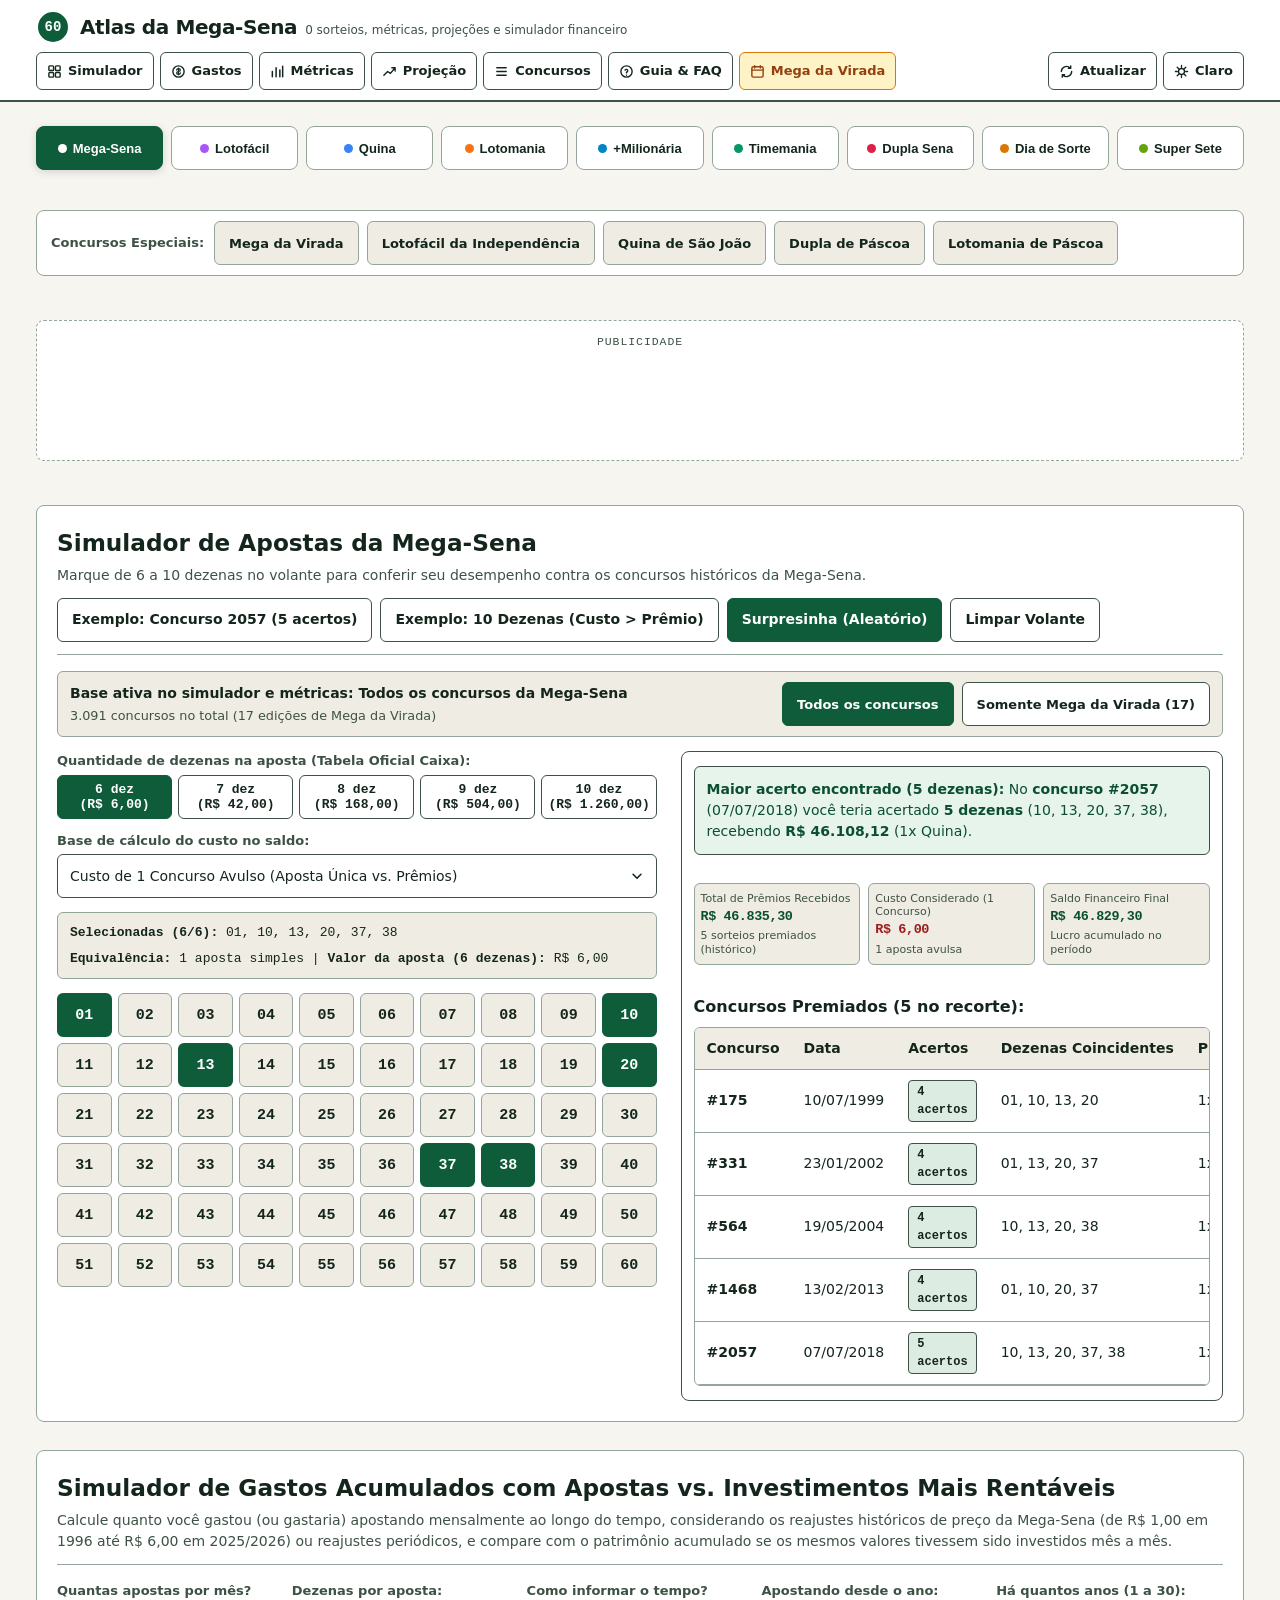
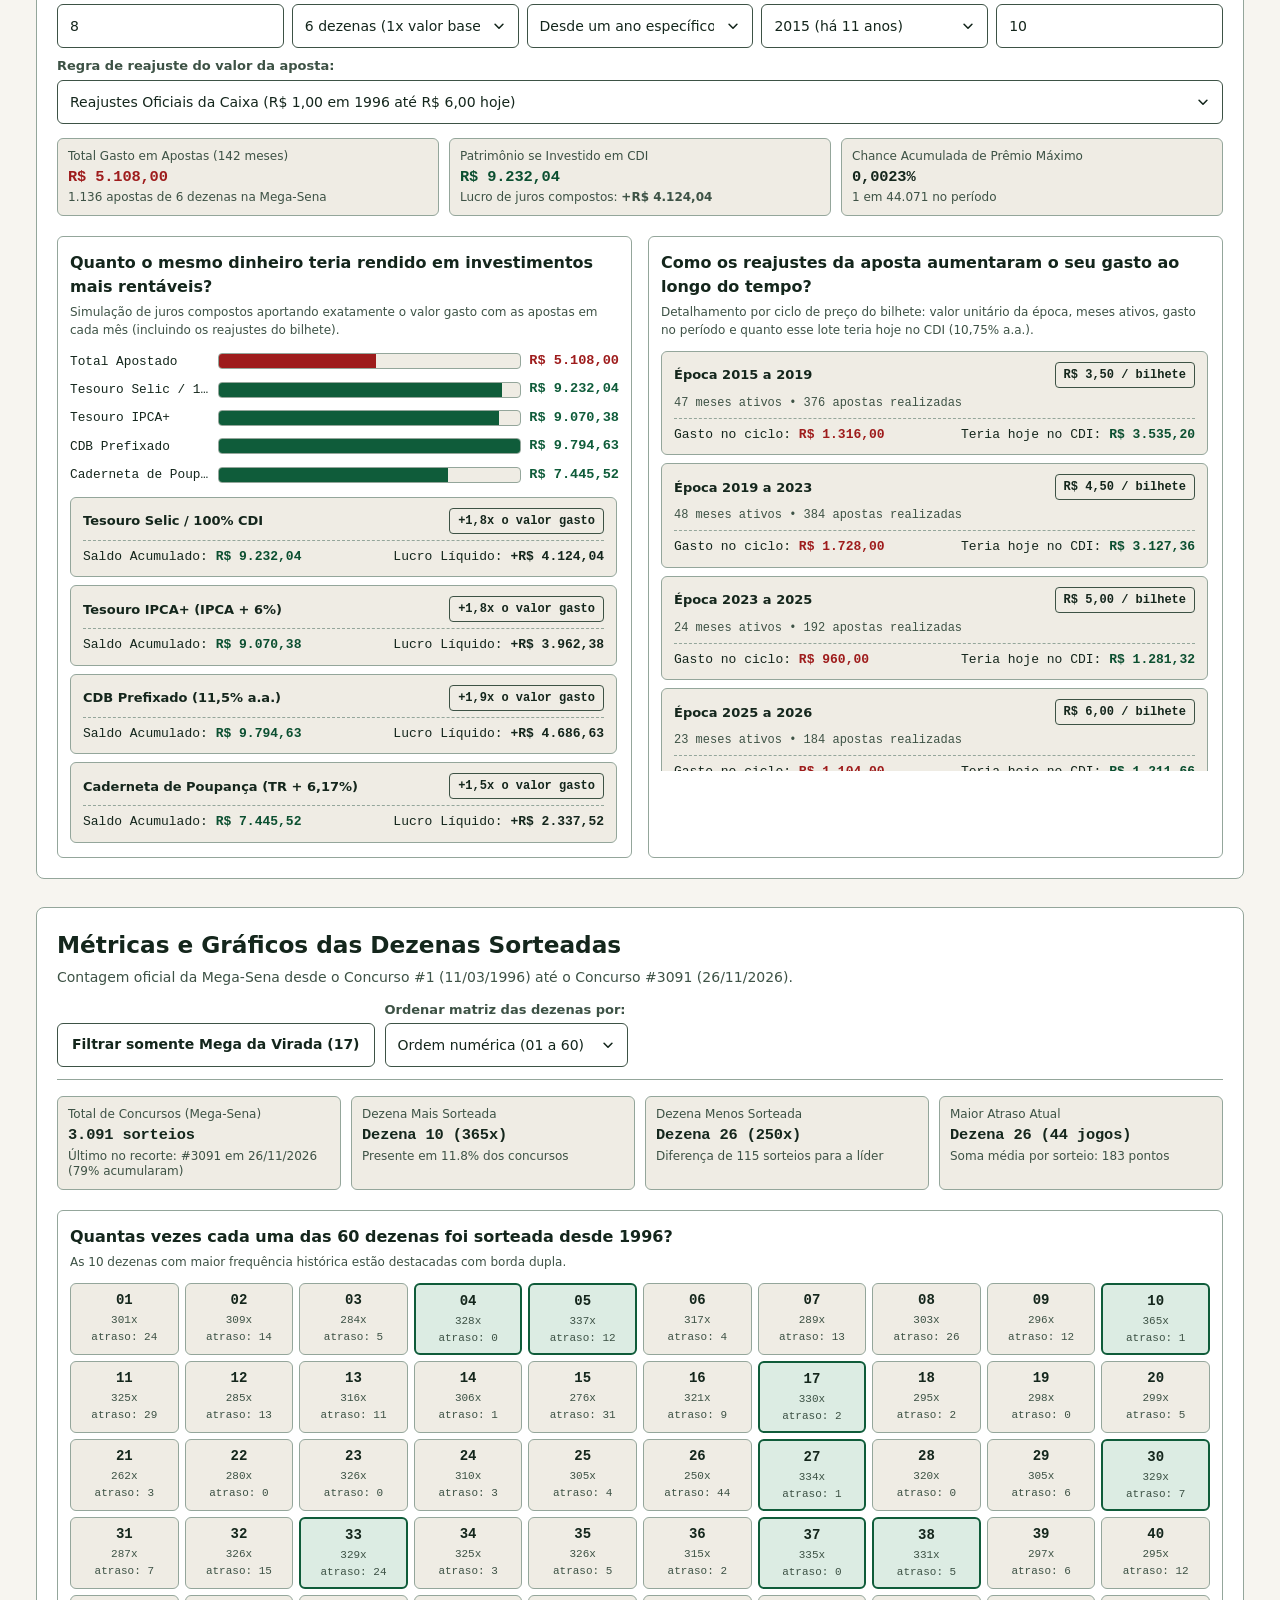
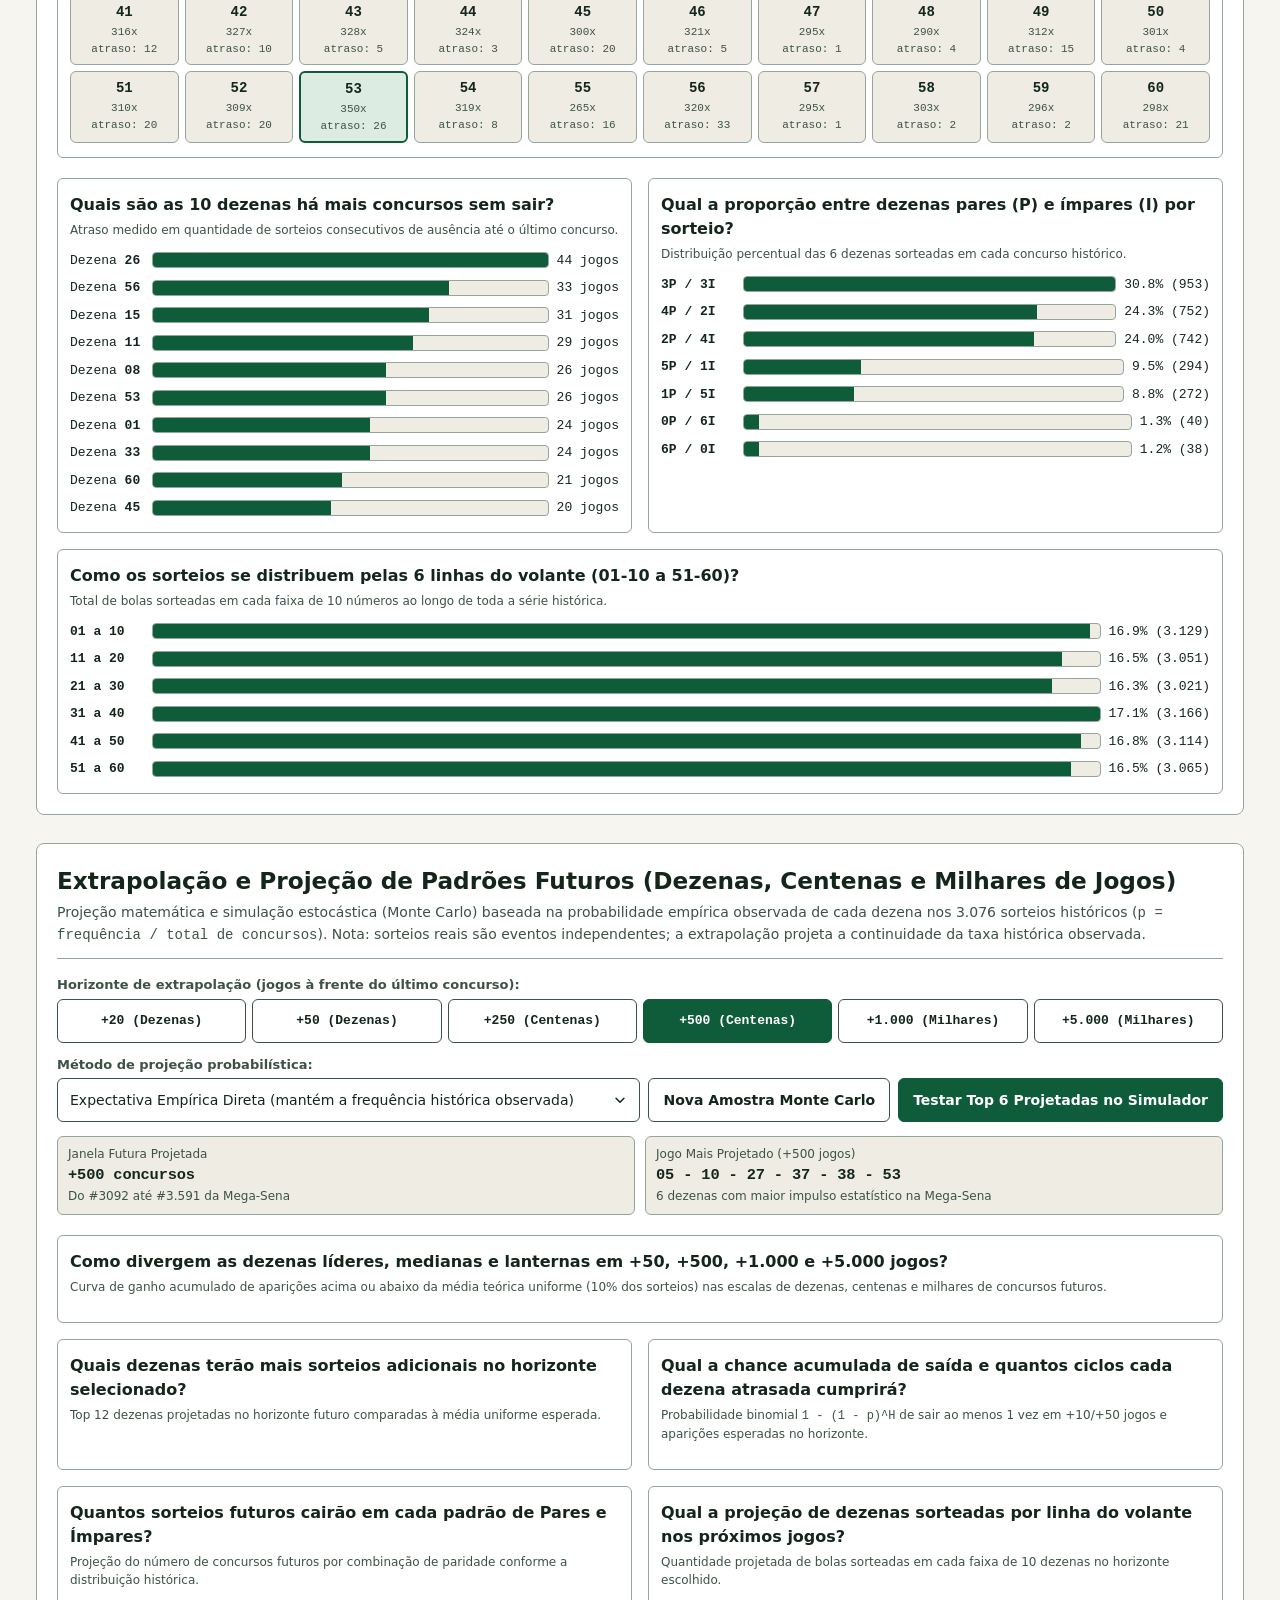
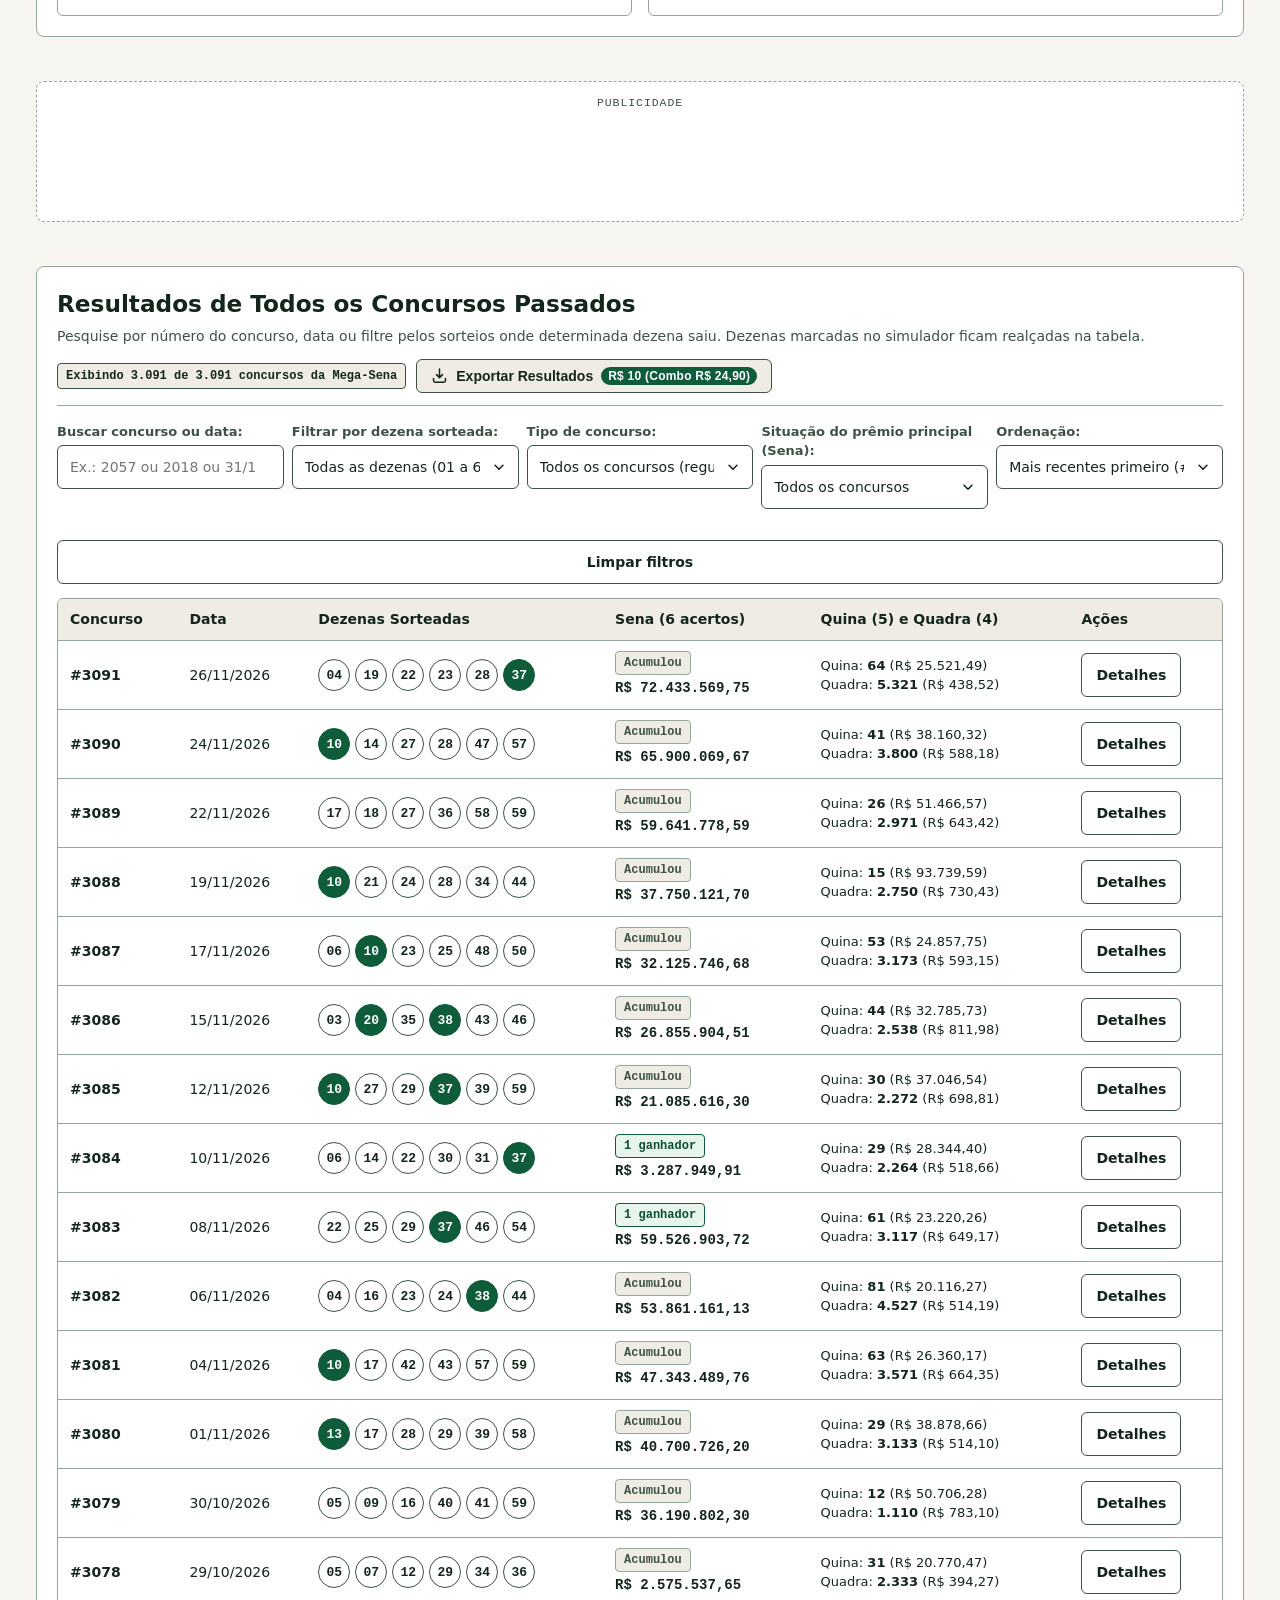
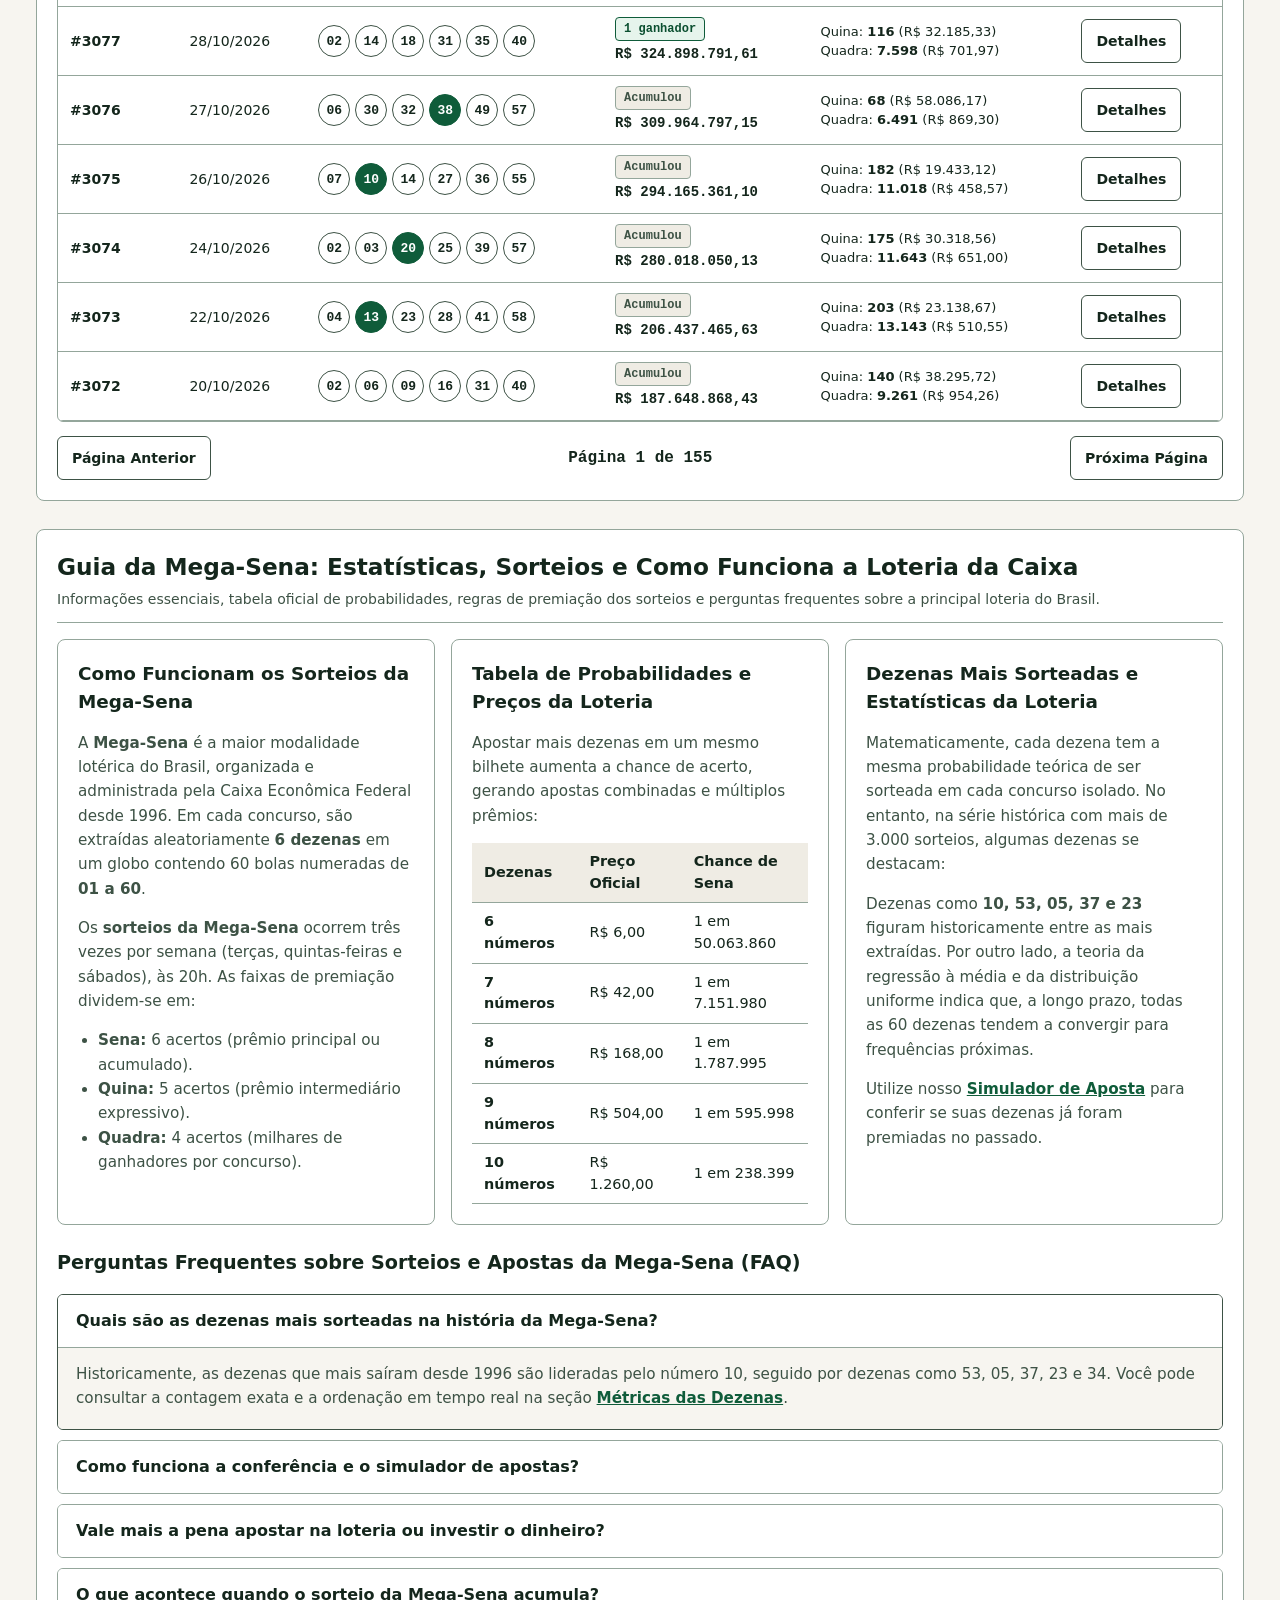
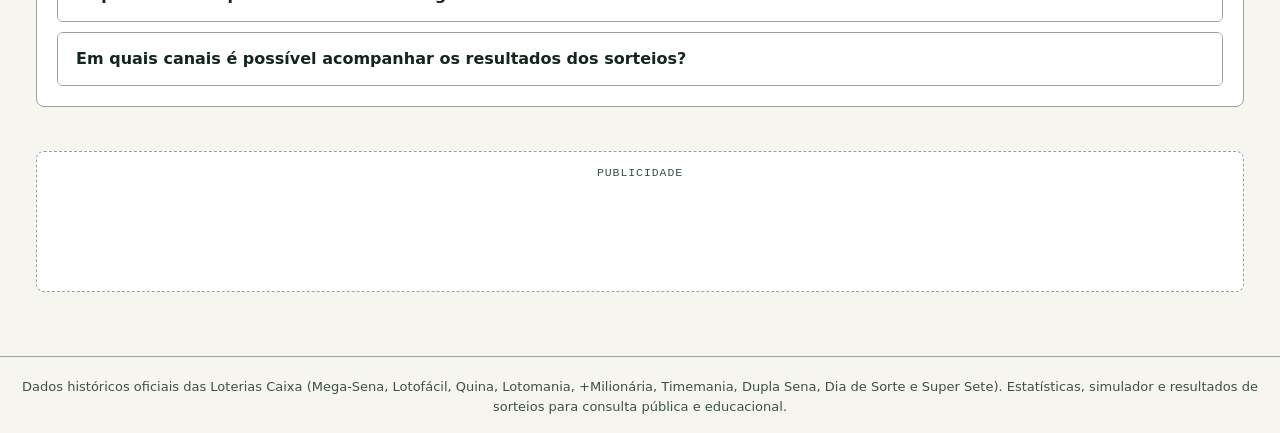
<file: index.html>
<!DOCTYPE html>
<html lang="pt-BR" data-theme="light">

<head>
  <meta charset="UTF-8">
  <meta name="viewport" content="width=device-width, initial-scale=1.0">

  <!-- SEO Primário: Título & Descrição Otimizados -->
  <title>Mega-Sena: Resultados, Estatísticas, Simulador e Sorteios da Loteria Caixa</title>
  <meta name="description"
    content="Resultados e histórico de todos os sorteios da Mega-Sena da Caixa. Estatísticas das 60 dezenas, números mais sorteados e atrasados, simulador de apostas de 6 a 10 números e comparador financeiro.">
  <meta name="keywords"
    content="mega sena, loteria, sorteio, sorteios mega sena, resultado mega sena, estatísticas mega sena, simulador mega sena, números mais sorteados mega sena, dezenas mais sorteadas, loteria caixa, mega da virada, conferir aposta, palpites loteria, probabilidade mega sena, ultimos resultados mega sena, historico de sorteios">
  <meta name="robots" content="index, follow, max-snippet:-1, max-image-preview:large, max-video-preview:-1">
  <link rel="canonical" href="./">
  <meta name="author" content="Atlas da Mega-Sena">
  <meta name="theme-color" content="#0F5C3A">

  <!-- Open Graph / Redes Sociais -->
  <meta property="og:type" content="website">
  <meta property="og:locale" content="pt_BR">
  <meta property="og:site_name" content="Atlas da Mega-Sena">
  <meta property="og:title" content="Mega-Sena: Resultados, Estatísticas, Simulador e Sorteios da Loteria Caixa">
  <meta property="og:description"
    content="Estatísticas completas de todos os sorteios da Mega-Sena, números mais sorteados, simulador de apostas com cálculo de prêmio e histórico oficial da Caixa.">

  <!-- Twitter Card -->
  <meta name="twitter:card" content="summary_large_image">
  <meta name="twitter:title" content="Mega-Sena: Resultados, Estatísticas, Simulador e Sorteios da Loteria Caixa">
  <meta name="twitter:description"
    content="Estatísticas completas dos sorteios da Mega-Sena da Caixa, dezenas mais frequentes e simulador financeiro de apostas.">

  <!-- Favicon SVG -->
  <link rel="icon" type="image/svg+xml"
    href="data:image/svg+xml,%3Csvg xmlns='http://www.w3.org/2000/svg' viewBox='0 0 100 100'%3E%3Ccircle cx='50' cy='50' r='48' fill='%230F5C3A'/%3E%3Ctext x='50' y='64' font-size='42' font-family='sans-serif' font-weight='bold' fill='%23FFFFFF' text-anchor='middle'%3E60%3C/text%3E%3C/svg%3E">

  <!-- Google AdSense -->
  <script async src="https://pagead2.googlesyndication.com/pagead/js/adsbygoogle.js?client=ca-pub-2801447553650841"
    crossorigin="anonymous"></script>

  <!-- Dados Estruturados Schema.org (JSON-LD) para Rich Snippets no Google -->
  <script type="application/ld+json">
  {
    "@context": "https://schema.org",
    "@graph": [
      {
        "@type": "WebApplication",
        "@id": "#webapp",
        "name": "Atlas da Mega-Sena: Estatísticas e Simulador de Loteria",
        "url": "./",
        "applicationCategory": "EntertainmentApplication, FinanceApplication",
        "operatingSystem": "All",
        "description": "Ferramenta analítica gratuita para consulta de resultados históricos da Mega-Sena da Caixa, estatísticas de frequência das dezenas, simulação financeira de apostas e projeções estocásticas.",
        "inLanguage": "pt-BR",
        "offers": {
          "@type": "Offer",
          "price": "0",
          "priceCurrency": "BRL"
        }
      },
      {
        "@type": "FAQPage",
        "@id": "#faq",
        "mainEntity": [
          {
            "@type": "Question",
            "name": "Quais são as dezenas mais sorteadas na história da Mega-Sena?",
            "acceptedAnswer": {
              "@type": "Answer",
              "text": "As dezenas mais sorteadas em toda a série histórica da Mega-Sena incluem números como 10, 53, 05, 37, 23 e 34, cada um com centenas de aparições registradas desde o Concurso nº 1 da Caixa Econômica Federal."
            }
          },
          {
            "@type": "Question",
            "name": "Como funciona o simulador de apostas da Mega-Sena?",
            "acceptedAnswer": {
              "@type": "Answer",
              "text": "O simulador permite marcar entre 6 e 10 dezenas no volante interativo e cruzar automaticamente seu jogo com todos os 3.076 concursos oficiais, calculando prêmios multiplicados de Sena (6 acertos), Quina (5 acertos) e Quadra (4 acertos) e apurando o saldo financeiro real."
            }
          },
          {
            "@type": "Question",
            "name": "Qual é a probabilidade de acertar as 6 dezenas no sorteio da Mega-Sena?",
            "acceptedAnswer": {
              "@type": "Answer",
              "text": "A probabilidade matemática de acertar a Sena com a aposta simples de 6 dezenas é de 1 em 50.063.860 (0,000002%). Marcando 7 dezenas a chance melhora para 1 em 7.151.980, e com 10 dezenas a chance é de 1 em 238.399."
            }
          },
          {
            "@type": "Question",
            "name": "Em quais dias acontecem os sorteios da Mega-Sena?",
            "acceptedAnswer": {
              "@type": "Answer",
              "text": "Os sorteios da Mega-Sena são realizados três vezes por semana pela Caixa Econômica Federal: às terças-feiras, quintas-feiras e sábados, habitualmente a partir das 20h (horário de Brasília)."
            }
          },
          {
            "@type": "Question",
            "name": "Como conferir se um jogo já foi premiado em concursos anteriores da loteria?",
            "acceptedAnswer": {
              "@type": "Answer",
              "text": "Basta selecionar suas dezenas no volante do simulador. O sistema cruza os números instantaneamente com o banco de dados oficial de sorteios da Caixa e exibe quais concursos tiveram 4, 5 ou 6 acertos e o valor pago na época."
            }
          }
        ]
      }
    ]
  }
  </script>

  <link rel="stylesheet" href="styles.css">
</head>

<body>
  <a href="#simulador" class="skip-link">Pular para o Simulador de Apostas</a>

  <header class="site-header">
    <div class="header-inner">
      <div class="brand">
        <span id="brand-mark" class="brand-mark" aria-hidden="true">60</span>
        <div class="brand-text">
          <h1 id="brand-title" class="brand-title">Atlas da Mega-Sena</h1>
          <p id="brand-subtitle" class="brand-subtitle">3.077 sorteios, métricas, projeções e simulador financeiro</p>
        </div>
      </div>

      <nav class="main-nav" aria-label="Navegação principal e configurações">
        <div class="nav-shortcuts" role="group" aria-label="Atalhos das seções">
          <a href="#simulador" class="nav-link" title="Simulador de Aposta e Extrato">
            <svg class="nav-icon" viewBox="0 0 16 16" aria-hidden="true">
              <rect x="2" y="2" width="5" height="5" rx="1" fill="none" stroke="currentColor" stroke-width="1.5" />
              <rect x="9" y="2" width="5" height="5" rx="1" fill="none" stroke="currentColor" stroke-width="1.5" />
              <rect x="2" y="9" width="5" height="5" rx="1" fill="none" stroke="currentColor" stroke-width="1.5" />
              <rect x="9" y="9" width="5" height="5" rx="1" fill="none" stroke="currentColor" stroke-width="1.5" />
            </svg>
            <span>Simulador</span>
          </a>
          <a href="#gastos-investimentos" class="nav-link" title="Simulador de Gastos vs. Investimentos">
            <svg class="nav-icon" viewBox="0 0 16 16" aria-hidden="true">
              <circle cx="8" cy="8" r="6" fill="none" stroke="currentColor" stroke-width="1.5" />
              <path d="M8 4.5v7M6 6.5c0-1 1-1.5 2-1.5s2 .5 2 1.5-1 1.5-2 1.5-2 .5-2 1.5 1 1.5 2 1.5 2-.5 2-1.5"
                fill="none" stroke="currentColor" stroke-width="1.3" stroke-linecap="round" />
            </svg>
            <span>Gastos</span>
          </a>
          <a href="#estatisticas" class="nav-link" title="Gráficos e Métricas das Dezenas">
            <svg class="nav-icon" viewBox="0 0 16 16" aria-hidden="true">
              <path d="M2.5 13.5V8M6.5 13.5V4M10.5 13.5V6.5M13.5 13.5V2.5" fill="none" stroke="currentColor"
                stroke-width="1.6" stroke-linecap="round" />
            </svg>
            <span>Métricas</span>
          </a>
          <a href="#extrapolacao" class="nav-link" title="Extrapolação Probabilística Futura">
            <svg class="nav-icon" viewBox="0 0 16 16" aria-hidden="true">
              <path d="M2 12l4-4 3 2 5-6M10.5 4H14v3.5" fill="none" stroke="currentColor" stroke-width="1.5"
                stroke-linecap="round" stroke-linejoin="round" />
            </svg>
            <span>Projeção</span>
          </a>
          <a href="#historico" class="nav-link" title="Todos os Concursos Passados">
            <svg class="nav-icon" viewBox="0 0 16 16" aria-hidden="true">
              <path d="M3 4h10M3 8h10M3 12h10" fill="none" stroke="currentColor" stroke-width="1.5"
                stroke-linecap="round" />
            </svg>
            <span>Concursos</span>
          </a>
          <a href="#guia-loteria" class="nav-link" title="Guia da Loteria e Perguntas Frequentes">
            <svg class="nav-icon" viewBox="0 0 16 16" aria-hidden="true">
              <circle cx="8" cy="8" r="6" fill="none" stroke="currentColor" stroke-width="1.5" />
              <path d="M6.5 6.5a1.5 1.5 0 0 1 2.8.7c0 .9-.8 1.3-1.3 1.8v.5M8 12h.01" fill="none" stroke="currentColor"
                stroke-width="1.5" stroke-linecap="round" />
            </svg>
            <span>Guia &amp; FAQ</span>
          </a>
          <a href="mega-da-virada.html" class="nav-link nav-link-virada"
            title="Dossiê Mega da Virada 2026, Ganhadores e Planilhas">
            <svg class="nav-icon" viewBox="0 0 16 16" aria-hidden="true">
              <rect x="2" y="3" width="12" height="11" rx="1.5" fill="none" stroke="currentColor" stroke-width="1.5" />
              <path d="M5 1.8v2.4M11 1.8v2.4M2 6.5h12" fill="none" stroke="currentColor" stroke-width="1.5"
                stroke-linecap="round" />
            </svg>
            <span>Mega da Virada</span>
          </a>
        </div>

        <div class="nav-settings" role="group" aria-label="Configurações e sincronização">
          <button type="button" id="btn-sync-api" class="btn" title="Sincronizar sorteios recentes da Caixa"
            aria-label="Atualizar sorteios da Caixa">
            <svg class="nav-icon" viewBox="0 0 16 16" aria-hidden="true">
              <path d="M13.5 8a5.5 5.5 0 0 1-9.3 3.9M2.5 8a5.5 5.5 0 0 1 9.3-3.9M10 4.5h2.5V2M6 11.5H3.5V14" fill="none"
                stroke="currentColor" stroke-width="1.5" stroke-linecap="round" stroke-linejoin="round" />
            </svg>
            <span class="btn-label-text">Atualizar</span>
          </button>
          <button type="button" id="theme-toggle" class="btn" aria-pressed="false"
            title="Alternar entre tema Claro e Escuro" aria-label="Alternar tema Claro ou Escuro">
            <svg class="nav-icon" viewBox="0 0 16 16" aria-hidden="true">
              <circle cx="8" cy="8" r="3.5" fill="none" stroke="currentColor" stroke-width="1.5" />
              <path
                d="M8 1.5v2M8 12.5v2M1.5 8h2M12.5 8h2M3.4 3.4l1.4 1.4M11.2 11.2l1.4 1.4M12.6 3.4l-1.4 1.4M4.8 11.2l-1.4 1.4"
                fill="none" stroke="currentColor" stroke-width="1.4" stroke-linecap="round" />
            </svg>
            <span class="btn-label-text" id="theme-toggle-text">Claro</span>
          </button>
        </div>
      </nav>
    </div>
  </header>

  <main class="container">
    <nav class="lottery-bar" aria-label="Selecione a modalidade de loteria">
      <button type="button" class="lottery-btn active" data-lottery="megasena" aria-pressed="true">
        <span class="lottery-dot mega"></span>
        <span>Mega-Sena</span>
      </button>
      <button type="button" class="lottery-btn" data-lottery="lotofacil" aria-pressed="false">
        <span class="lottery-dot lotofacil"></span>
        <span>Lotofácil</span>
      </button>
      <button type="button" class="lottery-btn" data-lottery="quina" aria-pressed="false">
        <span class="lottery-dot quina"></span>
        <span>Quina</span>
      </button>
      <button type="button" class="lottery-btn" data-lottery="lotomania" aria-pressed="false">
        <span class="lottery-dot lotomania"></span>
        <span>Lotomania</span>
      </button>
      <button type="button" class="lottery-btn" data-lottery="maismilionaria" aria-pressed="false">
        <span class="lottery-dot maismilionaria"></span>
        <span>+Milionária</span>
      </button>
      <button type="button" class="lottery-btn" data-lottery="timemania" aria-pressed="false">
        <span class="lottery-dot timemania"></span>
        <span>Timemania</span>
      </button>
      <button type="button" class="lottery-btn" data-lottery="duplasena" aria-pressed="false">
        <span class="lottery-dot duplasena"></span>
        <span>Dupla Sena</span>
      </button>
      <button type="button" class="lottery-btn" data-lottery="diadesorte" aria-pressed="false">
        <span class="lottery-dot diadesorte"></span>
        <span>Dia de Sorte</span>
      </button>
      <button type="button" class="lottery-btn" data-lottery="supersete" aria-pressed="false">
        <span class="lottery-dot supersete"></span>
        <span>Super Sete</span>
      </button>
    </nav>

    <div class="special-bar" role="region" aria-label="Atalhos para concursos especiais">
      <div class="special-bar-group">
        <span class="special-bar-label">Concursos Especiais:</span>
        <button type="button" class="special-chip" data-special-lottery="megasena" aria-pressed="false">Mega da
          Virada</button>
        <button type="button" class="special-chip" data-special-lottery="lotofacil" aria-pressed="false">Lotofácil da
          Independência</button>
        <button type="button" class="special-chip" data-special-lottery="quina" aria-pressed="false">Quina de São
          João</button>
        <button type="button" class="special-chip" data-special-lottery="duplasena" aria-pressed="false">Dupla de
          Páscoa</button>
        <button type="button" class="special-chip" data-special-lottery="lotomania" aria-pressed="false">Lotomania de
          Páscoa</button>
        <button type="button" id="btn-clear-special-scope" class="special-chip special-chip-reset" hidden>Ver todos os
          concursos</button>
      </div>
    </div>

    <div id="sync-status" class="status-banner" role="status" hidden></div>

    <!-- ANÚNCIO ADSENSE: TOPO -->
    <aside class="ad-container" aria-label="Espaço Publicitário Google AdSense">
      <span class="ad-badge">Publicidade</span>
      <ins class="adsbygoogle" style="display:block" data-ad-client="ca-pub-2801447553650841" data-ad-slot="auto"
        data-ad-format="auto" data-full-width-responsive="true"></ins>
      <script>
        (adsbygoogle = window.adsbygoogle || []).push({});
      </script>
    </aside>

    <!-- SEÇÃO 1: SIMULADOR DE APOSTAS E EXTRATO FINANCEIRO -->
    <section id="simulador" class="section-block" aria-labelledby="title-simulador">
      <div class="section-header">
        <div>
          <h2 id="title-simulador" class="section-title">Simulador de Aposta e Extrato Histórico</h2>
          <p id="desc-simulador" class="section-desc">
            Marque suas dezenas no volante para conferir em quais sorteios passados você teria tido o maior número de
            acertos, o prêmio exato e o saldo final descontando o custo da aposta.
          </p>
        </div>
        <div class="controls-row" style="margin-bottom:0;">
          <button type="button" id="btn-example-2057" class="btn">Exemplo: Concurso 2057 (5 acertos)</button>
          <button type="button" id="btn-example-loss" class="btn">Exemplo: 10 Dezenas (Custo &gt; Prêmio)</button>
          <button type="button" id="btn-random-bet" class="btn btn-primary">Surpresinha (Aleatório)</button>
          <button type="button" id="btn-clear-bet" class="btn">Limpar Volante</button>
        </div>
      </div>

      <div id="simulator-alert" class="status-banner" role="alert" hidden></div>

      <div id="simulator-scope-bar" class="analysis-scope-bar" role="region"
        aria-label="Escopo histórico do simulador e das métricas">
        <div class="scope-bar-text">
          <strong id="simulator-scope-label">Base ativa no simulador e métricas: Todos os concursos</strong>
          <span id="simulator-scope-meta" class="scope-bar-meta"></span>
        </div>
        <div class="scope-bar-actions">
          <button type="button" id="btn-scope-all" class="scope-toggle-btn" aria-pressed="true">Todos os
            concursos</button>
          <button type="button" id="btn-scope-special" class="scope-toggle-btn" aria-pressed="false">Somente Mega da
            Virada</button>
        </div>
      </div>

      <div class="simulator-grid">
        <!-- Coluna Esquerda: Volante -->
        <div>
          <div class="controls-stack">
            <div class="field-group">
              <span class="field-label" id="label-bet-size">Quantidade de dezenas na aposta (Tabela Oficial
                Caixa):</span>
              <div id="dezena-size-group" class="dezena-size-group" role="group" aria-labelledby="label-bet-size"></div>
            </div>

            <div class="field-group">
              <label class="field-label" for="cost-mode-select">Base de cálculo do custo no saldo:</label>
              <select id="cost-mode-select" class="select-input">
                <option value="single">Custo de 1 Concurso Avulso (Aposta Única vs. Prêmios)</option>
                <option value="all">Custo Acumulado nos 3.076 Concursos (Teimosinha Histórica)</option>
              </select>
            </div>
          </div>

          <div id="ticket-summary" class="ticket-summary-bar" aria-live="polite"></div>

          <div id="volante-grid" class="volante-grid" role="group" aria-label="Volante de 60 dezenas da Mega-Sena">
          </div>
          <div id="volante-extra-controls" class="volante-extra-controls" hidden></div>
        </div>

        <!-- Coluna Direita: Resultado e Extrato -->
        <div id="simulation-output" class="result-panel" aria-live="polite"></div>
      </div>
    </section>

    <!-- SEÇÃO 1.5: SIMULADOR DE GASTOS TOTAIS COM APOSTAS VS. INVESTIMENTOS -->
    <section id="gastos-investimentos" class="section-block" aria-labelledby="title-gastos">
      <div class="section-header">
        <div>
          <h2 id="title-gastos" class="section-title">Simulador de Gastos Acumulados com Apostas vs. Investimentos Mais
            Rentáveis</h2>
          <p class="section-desc">
            Calcule quanto você gastou (ou gastaria) apostando mensalmente ao longo do tempo, considerando os reajustes
            históricos de preço da Mega-Sena (de R$ 1,00 em 1996 até R$ 6,00 em 2025/2026) ou reajustes periódicos, e
            compare com o patrimônio acumulado se os mesmos valores tivessem sido investidos mês a mês.
          </p>
        </div>
      </div>

      <div class="controls-row">
        <div class="field-group">
          <label class="field-label" for="spend-bets-month">Quantas apostas por mês?</label>
          <input type="number" id="spend-bets-month" class="text-input" min="1" max="500" step="1" value="8">
        </div>

        <div class="field-group">
          <label class="field-label" for="spend-bet-size">Dezenas por aposta:</label>
          <select id="spend-bet-size" class="select-input">
            <option value="6" selected>6 dezenas (1x valor base)</option>
            <option value="7">7 dezenas (7x valor base)</option>
            <option value="8">8 dezenas (28x valor base)</option>
            <option value="9">9 dezenas (84x valor base)</option>
            <option value="10">10 dezenas (210x valor base)</option>
          </select>
        </div>

        <div class="field-group">
          <label class="field-label" for="spend-time-mode">Como informar o tempo?</label>
          <select id="spend-time-mode" class="select-input">
            <option value="sinceYear" selected>Desde um ano específico (1996 a 2026)</option>
            <option value="durationYears">Há quantos anos (duração em anos)</option>
          </select>
        </div>

        <div class="field-group" id="group-since-year">
          <label class="field-label" for="spend-start-year">Apostando desde o ano:</label>
          <select id="spend-start-year" class="select-input"></select>
        </div>

        <div class="field-group" id="group-duration-years" hidden>
          <label class="field-label" for="spend-years-count">Há quantos anos (1 a 30):</label>
          <input type="number" id="spend-years-count" class="text-input" min="1" max="30" step="1" value="10">
        </div>

        <div class="field-group">
          <label class="field-label" for="spend-adjust-mode">Regra de reajuste do valor da aposta:</label>
          <select id="spend-adjust-mode" class="select-input">
            <option value="official" selected>Reajustes Oficiais da Caixa (R$ 1,00 em 1996 até R$ 6,00 hoje)</option>
            <option value="periodic">Reajuste Periódico Simulado (+25% a cada 3 anos)</option>
          </select>
        </div>
      </div>

      <div id="spend-kpi-strip" class="kpi-strip"></div>

      <div class="charts-grid">
        <div class="chart-card">
          <h3 class="chart-title">Quanto o mesmo dinheiro teria rendido em investimentos mais rentáveis?</h3>
          <p class="chart-subtitle">
            Simulação de juros compostos aportando exatamente o valor gasto com as apostas em cada mês (incluindo os
            reajustes do bilhete).
          </p>
          <div id="spend-investments-chart" class="bar-list"></div>
          <div id="spend-investments-cards" class="extrato-list" style="margin-top:12px;max-height:none;"></div>
        </div>

        <div class="chart-card">
          <h3 class="chart-title">Como os reajustes da aposta aumentaram o seu gasto ao longo do tempo?</h3>
          <p class="chart-subtitle">
            Detalhamento por ciclo de preço do bilhete: valor unitário da época, meses ativos, gasto no período e quanto
            esse lote teria hoje no CDI (10,75% a.a.).
          </p>
          <div id="spend-eras-list" class="extrato-list" style="max-height:420px;"></div>
        </div>
      </div>
    </section>

    <!-- SEÇÃO 2: GRÁFICOS E MÉTRICAS DAS DEZENAS -->
    <section id="estatisticas" class="section-block" aria-labelledby="title-estatisticas">
      <div class="section-header">
        <div>
          <h2 id="title-estatisticas" class="section-title">Métricas e Gráficos das Dezenas Sorteadas</h2>
          <p id="stats-range-desc" class="section-desc">
            Contagem real acumulada desde o Concurso #1 (11/03/1996) até o Concurso #3077 (28/10/2026).
          </p>
        </div>
        <div class="stats-header-controls">
          <button type="button" id="btn-stats-special-toggle" class="btn scope-inline-btn" aria-pressed="false">Filtrar
            somente Mega da Virada</button>
          <div class="field-group">
            <label class="field-label" for="freq-sort-select">Ordenar matriz das dezenas por:</label>
            <select id="freq-sort-select" class="select-input">
              <option value="num">Ordem numérica (01 a 60)</option>
              <option value="most">Mais sorteadas primeiro</option>
              <option value="least">Menos sorteadas primeiro</option>
              <option value="delay">Maior atraso atual primeiro</option>
            </select>
          </div>
        </div>
      </div>

      <div id="kpi-strip" class="kpi-strip"></div>

      <div class="chart-card" style="margin-bottom:20px;">
        <h3 class="chart-title">Quantas vezes cada uma das 60 dezenas foi sorteada desde 1996?</h3>
        <p class="chart-subtitle">As 10 dezenas com maior frequência histórica estão destacadas com borda dupla.</p>
        <div id="freq-matrix" class="freq-matrix"></div>
      </div>

      <div class="charts-grid">
        <div class="chart-card">
          <h3 class="chart-title">Quais são as 10 dezenas há mais concursos sem sair?</h3>
          <p class="chart-subtitle">Atraso medido em quantidade de sorteios consecutivos de ausência até o último
            concurso.</p>
          <div id="delay-chart" class="bar-list"></div>
        </div>

        <div class="chart-card">
          <h3 class="chart-title">Qual a proporção entre dezenas pares (P) e ímpares (I) por sorteio?</h3>
          <p class="chart-subtitle">Distribuição percentual das 6 dezenas sorteadas em cada concurso histórico.</p>
          <div id="parity-chart" class="bar-list"></div>
        </div>

        <div class="chart-card" style="grid-column: 1 / -1;">
          <h3 class="chart-title">Como os sorteios se distribuem pelas 6 linhas do volante (01-10 a 51-60)?</h3>
          <p class="chart-subtitle">Total de bolas sorteadas em cada faixa de 10 números ao longo de toda a série
            histórica.</p>
          <div id="row-chart" class="bar-list"></div>
        </div>
      </div>
    </section>

    <!-- SEÇÃO 2.5: EXTRAPOLAÇÃO PROBABILÍSTICA (DEZENAS, CENTENAS E MILHARES DE JOGOS À FRENTE) -->
    <section id="extrapolacao" class="section-block" aria-labelledby="title-extrapolacao">
      <div class="section-header">
        <div>
          <h2 id="title-extrapolacao" class="section-title">Extrapolação e Projeção de Padrões Futuros (Dezenas,
            Centenas e Milhares de Jogos)</h2>
          <p class="section-desc">
            Projeção matemática e simulação estocástica (Monte Carlo) baseada na probabilidade empírica observada de
            cada dezena nos 3.076 sorteios históricos (<code>p = frequência / total de concursos</code>). Nota: sorteios
            reais são eventos independentes; a extrapolação projeta a continuidade da taxa histórica observada.
          </p>
        </div>
      </div>

      <div class="controls-stack">
        <div class="field-group">
          <span class="field-label" id="label-horizon">Horizonte de extrapolação (jogos à frente do último
            concurso):</span>
          <div class="dezena-size-group" role="group" aria-labelledby="label-horizon">
            <button type="button" class="size-pill horizon-pill" data-horizon="20" aria-pressed="false">+20
              (Dezenas)</button>
            <button type="button" class="size-pill horizon-pill" data-horizon="50" aria-pressed="false">+50
              (Dezenas)</button>
            <button type="button" class="size-pill horizon-pill" data-horizon="250" aria-pressed="false">+250
              (Centenas)</button>
            <button type="button" class="size-pill horizon-pill" data-horizon="500" aria-pressed="true">+500
              (Centenas)</button>
            <button type="button" class="size-pill horizon-pill" data-horizon="1000" aria-pressed="false">+1.000
              (Milhares)</button>
            <button type="button" class="size-pill horizon-pill" data-horizon="5000" aria-pressed="false">+5.000
              (Milhares)</button>
          </div>
        </div>

        <div class="controls-row" style="margin-bottom:0;">
          <div class="field-group">
            <label class="field-label" for="extrap-mode-select">Método de projeção probabilística:</label>
            <select id="extrap-mode-select" class="select-input">
              <option value="empirical">Expectativa Empírica Direta (mantém a frequência histórica observada)</option>
              <option value="montecarlo">Simulação de Monte Carlo Ponderada (sorteia N jogos futuros com pesos
                históricos)</option>
              <option value="reversion">Regressão à Média + Pressão de Ciclo (compensa dezenas com maior atraso atual)
              </option>
            </select>
          </div>

          <div class="field-group" style="justify-content:flex-end;flex:0 1 auto;">
            <span class="field-label">&nbsp;</span>
            <div style="display:flex;flex-wrap:wrap;gap:8px;">
              <button type="button" id="btn-rerun-mc" class="btn">Nova Amostra Monte Carlo</button>
              <button type="button" id="btn-load-projected-bet" class="btn btn-primary">Testar Top 6 Projetadas no
                Simulador</button>
            </div>
          </div>
        </div>
      </div>

      <div id="extrap-kpi-strip" class="kpi-strip"></div>

      <!-- Gráfico SVG de Curvas de Extrapolação Multi-Escala (+10, +100, +1.000, +5.000) -->
      <div class="chart-card" style="margin-bottom:16px;">
        <h3 class="chart-title">Como divergem as dezenas líderes, medianas e lanternas em +50, +500, +1.000 e +5.000
          jogos?</h3>
        <p class="chart-subtitle">
          Curva de ganho acumulado de aparições acima ou abaixo da média teórica uniforme (10% dos sorteios) nas escalas
          de dezenas, centenas e milhares de concursos futuros.
        </p>
        <div id="extrap-svg-container" class="svg-chart-wrap" role="img"
          aria-label="Gráfico de linhas de extrapolação para dezenas, centenas e milhares de jogos"></div>
      </div>

      <div class="charts-grid">
        <div class="chart-card">
          <h3 class="chart-title" id="title-extrap-top">Quais dezenas terão mais sorteios adicionais no horizonte
            selecionado?</h3>
          <p class="chart-subtitle">Top 12 dezenas projetadas no horizonte futuro comparadas à média uniforme esperada.
          </p>
          <div id="extrap-top-chart" class="bar-list"></div>
        </div>

        <div class="chart-card">
          <h3 class="chart-title" id="title-extrap-prob">Qual a chance acumulada de saída e quantos ciclos cada dezena
            atrasada cumprirá?</h3>
          <p class="chart-subtitle">Probabilidade binomial <code>1 - (1 - p)^H</code> de sair ao menos 1 vez em +10/+50
            jogos e aparições esperadas no horizonte.</p>
          <div id="extrap-cycle-chart" class="bar-list"></div>
        </div>

        <div class="chart-card">
          <h3 class="chart-title" id="title-extrap-parity">Quantos sorteios futuros cairão em cada padrão de Pares e
            Ímpares?</h3>
          <p class="chart-subtitle">Projeção do número de concursos futuros por combinação de paridade conforme a
            distribuição histórica.</p>
          <div id="extrap-parity-chart" class="bar-list"></div>
        </div>

        <div class="chart-card">
          <h3 class="chart-title" id="title-extrap-rows">Qual a projeção de dezenas sorteadas por linha do volante nos
            próximos jogos?</h3>
          <p class="chart-subtitle">Quantidade projetada de bolas sorteadas em cada faixa de 10 dezenas no horizonte
            escolhido.</p>
          <div id="extrap-rows-chart" class="bar-list"></div>
        </div>
      </div>
    </section>

    <!-- ANÚNCIO ADSENSE: MEIO -->
    <aside class="ad-container" aria-label="Espaço Publicitário Google AdSense">
      <span class="ad-badge">Publicidade</span>
      <ins class="adsbygoogle" style="display:block" data-ad-client="ca-pub-2801447553650841" data-ad-slot="auto"
        data-ad-format="auto" data-full-width-responsive="true"></ins>
      <script>
        (adsbygoogle = window.adsbygoogle || []).push({});
      </script>
    </aside>

    <!-- SEÇÃO 3: TODOS OS RESULTADOS DE CONCURSOS PASSADOS -->
    <section id="historico" class="section-block" aria-labelledby="title-historico">
      <div class="section-header">
        <div class="section-header-text">
          <h2 id="title-historico" class="section-title">Resultados de Todos os Concursos Passados</h2>
          <p class="section-desc">
            Pesquise por número do concurso, data ou filtre pelos sorteios onde determinada dezena saiu. Dezenas
            marcadas no simulador ficam realçadas na tabela.
          </p>
        </div>
        <div class="section-header-actions">
          <span id="draws-count-label" class="badge-status">Carregando...</span>
          <button type="button" id="btn-open-export" class="btn-export-action" aria-haspopup="dialog"
            aria-controls="export-pay-modal" title="Exportar resultados completos em Excel (.xlsx) e PDF">
            <svg class="btn-export-svg" viewBox="0 0 20 20" fill="none" stroke="currentColor" stroke-width="1.8"
              aria-hidden="true">
              <path d="M3 13.5v2.5a2 2 0 0 0 2 2h10a2 2 0 0 0 2-2v-2.5M10 2.5v10m0 0-3.5-3.5m3.5 3.5 3.5-3.5"
                stroke-linecap="round" stroke-linejoin="round" />
            </svg>
            <span id="export-btn-label">Exportar Resultados</span>
            <span id="export-badge-pill" class="export-pill-badge">A partir de R$ 10 (XLSX / PDF)</span>
          </button>
        </div>
      </div>

      <div class="controls-row">
        <div class="field-group">
          <label class="field-label" for="filter-search">Buscar concurso ou data:</label>
          <input type="search" id="filter-search" class="text-input" placeholder="Ex.: 2057 ou 2018 ou 31/12">
        </div>

        <div class="field-group">
          <label class="field-label" for="filter-number">Filtrar por dezena sorteada:</label>
          <select id="filter-number" class="select-input">
            <option value="">Todas as dezenas (01 a 60)</option>
          </select>
        </div>

        <div class="field-group">
          <label class="field-label" for="filter-special">Tipo de concurso:</label>
          <select id="filter-special" class="select-input">
            <option value="all">Todos os concursos (regulares e especiais)</option>
            <option value="special" id="opt-filter-special-only">Somente Concursos Especiais</option>
            <option value="regular">Somente Concursos Regulares</option>
          </select>
        </div>

        <div class="field-group">
          <label class="field-label" for="filter-status">Situação do prêmio principal (Sena):</label>
          <select id="filter-status" class="select-input">
            <option value="all">Todos os concursos</option>
            <option value="winners">Apenas com ganhadores na Sena</option>
            <option value="accumulated">Apenas acumulados</option>
          </select>
        </div>

        <div class="field-group">
          <label class="field-label" for="sort-order">Ordenação:</label>
          <select id="sort-order" class="select-input">
            <option value="desc" id="opt-sort-desc">Mais recentes primeiro (#3077 ao #1)</option>
            <option value="asc" id="opt-sort-asc">Mais antigos primeiro (#1 ao #3077)</option>
          </select>
        </div>

        <div class="field-group" style="justify-content:flex-end;">
          <span class="field-label">&nbsp;</span>
          <button type="button" id="btn-reset-filters" class="btn">Limpar filtros</button>
        </div>
      </div>

      <div class="table-wrap">
        <table class="draws-table" aria-label="Tabela histórica de todos os resultados da loteria">
          <thead>
            <tr>
              <th>Concurso</th>
              <th>Data</th>
              <th>Dezenas Sorteadas</th>
              <th id="th-prize-main">Prêmio Principal</th>
              <th id="th-prize-sub">Demais Faixas</th>
              <th>Ações</th>
            </tr>
          </thead>
          <tbody id="draws-tbody"></tbody>
        </table>
      </div>

      <div class="pagination-bar">
        <button type="button" id="prev-page" class="btn">Página Anterior</button>
        <span id="page-info" style="font-family:var(--font-mono);font-weight:700;">Página 1</span>
        <button type="button" id="next-page" class="btn">Próxima Página</button>
      </div>
    </section>

    <!-- SEÇÃO 4: GUIA SEO, ESTATÍSTICAS E PERGUNTAS FREQUENTES DA LOTERIA -->
    <section id="guia-loteria" class="section-block seo-content-block" aria-labelledby="title-guia">
      <div class="section-header">
        <div>
          <h2 id="title-guia" class="section-title">Guia da Mega-Sena: Estatísticas, Sorteios e Como Funciona a Loteria
            da Caixa</h2>
          <p class="section-desc">
            Informações essenciais, tabela oficial de probabilidades, regras de premiação dos sorteios e perguntas
            frequentes sobre a principal loteria do Brasil.
          </p>
        </div>
      </div>

      <div class="seo-guide-grid">
        <article class="seo-article-card">
          <h3>Como Funcionam os Sorteios da Mega-Sena</h3>
          <p>
            A <strong>Mega-Sena</strong> é a maior modalidade lotérica do Brasil, organizada e administrada pela Caixa
            Econômica Federal desde 1996. Em cada concurso, são extraídas aleatoriamente <strong>6 dezenas</strong> em
            um globo contendo 60 bolas numeradas de <strong>01 a 60</strong>.
          </p>
          <p>
            Os <strong>sorteios da Mega-Sena</strong> ocorrem três vezes por semana (terças, quintas-feiras e sábados),
            às 20h. As faixas de premiação dividem-se em:
          </p>
          <ul>
            <li><strong>Sena:</strong> 6 acertos (prêmio principal ou acumulado).</li>
            <li><strong>Quina:</strong> 5 acertos (prêmio intermediário expressivo).</li>
            <li><strong>Quadra:</strong> 4 acertos (milhares de ganhadores por concurso).</li>
          </ul>
        </article>

        <article class="seo-article-card">
          <h3>Tabela de Probabilidades e Preços da Loteria</h3>
          <p>
            Apostar mais dezenas em um mesmo bilhete aumenta a chance de acerto, gerando apostas combinadas e múltiplos
            prêmios:
          </p>
          <div class="seo-table-wrap">
            <table class="seo-table" aria-label="Tabela de probabilidades e preços oficiais da Mega-Sena">
              <thead>
                <tr>
                  <th>Dezenas</th>
                  <th>Preço Oficial</th>
                  <th>Chance de Sena</th>
                </tr>
              </thead>
              <tbody>
                <tr>
                  <td><strong>6 números</strong></td>
                  <td>R$ 6,00</td>
                  <td>1 em 50.063.860</td>
                </tr>
                <tr>
                  <td><strong>7 números</strong></td>
                  <td>R$ 42,00</td>
                  <td>1 em 7.151.980</td>
                </tr>
                <tr>
                  <td><strong>8 números</strong></td>
                  <td>R$ 168,00</td>
                  <td>1 em 1.787.995</td>
                </tr>
                <tr>
                  <td><strong>9 números</strong></td>
                  <td>R$ 504,00</td>
                  <td>1 em 595.998</td>
                </tr>
                <tr>
                  <td><strong>10 números</strong></td>
                  <td>R$ 1.260,00</td>
                  <td>1 em 238.399</td>
                </tr>
              </tbody>
            </table>
          </div>
        </article>

        <article class="seo-article-card">
          <h3>Dezenas Mais Sorteadas e Estatísticas da Loteria</h3>
          <p>
            Matematicamente, cada dezena tem a mesma probabilidade teórica de ser sorteada em cada concurso isolado. No
            entanto, na série histórica com mais de 3.000 sorteios, algumas dezenas se destacam:
          </p>
          <p>
            Dezenas como <strong>10, 53, 05, 37 e 23</strong> figuram historicamente entre as mais extraídas. Por outro
            lado, a teoria da regressão à média e da distribuição uniforme indica que, a longo prazo, todas as 60
            dezenas tendem a convergir para frequências próximas.
          </p>
          <p>
            Utilize nosso <a href="#simulador" style="color:var(--accent);font-weight:600;">Simulador de Aposta</a> para
            conferir se suas dezenas já foram premiadas no passado.
          </p>
        </article>
      </div>

      <div class="faq-section">
        <h3 style="font-size:1.2rem;margin-bottom:12px;color:var(--text);">Perguntas Frequentes sobre Sorteios e Apostas
          da Mega-Sena (FAQ)</h3>
        <div class="faq-list">
          <details class="faq-item" open>
            <summary class="faq-question">Quais são as dezenas mais sorteadas na história da Mega-Sena?</summary>
            <div class="faq-answer">
              Historicamente, as dezenas que mais saíram desde 1996 são lideradas pelo número 10, seguido por dezenas
              como 53, 05, 37, 23 e 34. Você pode consultar a contagem exata e a ordenação em tempo real na seção <a
                href="#estatisticas" style="color:var(--accent);font-weight:600;">Métricas das Dezenas</a>.
            </div>
          </details>

          <details class="faq-item">
            <summary class="faq-question">Como funciona a conferência e o simulador de apostas?</summary>
            <div class="faq-answer">
              No simulador acima, você marca de 6 a 10 dezenas e o sistema analisa automaticamente todos os 3.076
              concursos oficiais da Caixa. O extrato aponta se você teria feito Sena, Quina ou Quadra, calcula os
              prêmios corrigidos e demonstra o saldo financeiro real descontando o valor investido nas apostas.
            </div>
          </details>

          <details class="faq-item">
            <summary class="faq-question">Vale mais a pena apostar na loteria ou investir o dinheiro?</summary>
            <div class="faq-answer">
              A loteria é uma forma de entretenimento com expectativa matemática negativa (-56% de retorno esperado após
              repasses sociais e impostos). Na nossa ferramenta <a href="#gastos-investimentos"
                style="color:var(--accent);font-weight:600;">Gastos vs. Investimentos</a>, você pode simular quanto
              teria acumulado se aportasse o mesmo valor mensal em ativos reais como Tesouro Selic, CDB ou Tesouro
              IPCA+.
            </div>
          </details>

          <details class="faq-item">
            <summary class="faq-question">O que acontece quando o sorteio da Mega-Sena acumula?</summary>
            <div class="faq-answer">
              Quando nenhum apostador acerta as 6 dezenas sorteadas na Sena, o valor destinado à primeira faixa de
              premiação acumula e é somado ao prêmio principal do concurso seguinte. Isso gera os famosos prêmios
              multimilionários e atrai milhões de apostas adicionais em todo o país.
            </div>
          </details>

          <details class="faq-item">
            <summary class="faq-question">Em quais canais é possível acompanhar os resultados dos sorteios?</summary>
            <div class="faq-answer">
              Os sorteios são transmitidos ao vivo pelas redes sociais e canal oficial da Caixa Econômica Federal no
              YouTube, a partir do Espaço da Sorte em São Paulo. Aqui no Atlas da Mega-Sena você pode clicar no botão
              <strong>Atualizar</strong> para puxar os números mais recentes via API oficial.
            </div>
          </details>
        </div>
      </div>
    </section>

    <!-- ANÚNCIO ADSENSE: RODAPÉ -->
    <aside class="ad-container" aria-label="Espaço Publicitário Google AdSense">
      <span class="ad-badge">Publicidade</span>
      <ins class="adsbygoogle" style="display:block" data-ad-client="ca-pub-2801447553650841" data-ad-slot="auto"
        data-ad-format="auto" data-full-width-responsive="true"></ins>
      <script>
        (adsbygoogle = window.adsbygoogle || []).push({});
      </script>
    </aside>
  </main>

  <!-- MODAL DE DETALHES DO CONCURSO -->
  <div id="contest-modal" class="modal-backdrop" role="dialog" aria-modal="true" aria-labelledby="modal-title" hidden>
    <div class="modal-dialog">
      <div class="modal-header">
        <h3 id="modal-title" style="margin:0;font-size:1.25rem;">Detalhes do Concurso</h3>
        <button type="button" id="modal-close-btn" class="btn">Fechar (Esc)</button>
      </div>
      <div id="modal-body"></div>
    </div>
  </div>

  <!-- MODAL DE PAGAMENTO STRIPE (EXPORTAÇÃO SEPARADA R$ 10 + COMBOS) -->
  <div id="export-pay-modal" class="modal-backdrop" role="dialog" aria-modal="true" aria-labelledby="pay-modal-title"
    hidden>
    <div class="modal-dialog modal-dialog-lg">
      <div class="modal-header">
        <div>
          <span class="badge-status" style="margin-bottom:6px;display:inline-block;">Exportação Oficial</span>
          <h3 id="pay-modal-title" style="margin:0;font-size:1.3rem;">Exportar Resultados em Excel (.xlsx) e PDF</h3>
        </div>
        <button type="button" id="pay-modal-close-btn" class="btn" aria-label="Fechar modal de pagamento">Fechar
          (Esc)</button>
      </div>
      <div class="modal-body-export">
        <div id="partial-unlocked-bar" class="status-banner success" hidden>
          <span id="partial-unlocked-text"></span>
          <button type="button" id="btn-open-unlocked-downloads" class="btn-link-action" style="margin-left:8px;">Abrir
            downloads já liberados</button>
        </div>

        <p id="pay-modal-intro" class="export-intro">
          Cada loteria possui exportação individual em Excel (.xlsx) e PDF por R$ 10,00 (incluindo os concursos
          especiais da modalidade), ou você pode desbloquear todas as 9 loterias juntas com desconto no Combo.
        </p>

        <div class="pay-plans-grid">
          <article class="pay-plan-card">
            <span class="pay-plan-tag">Loteria Selecionada</span>
            <h4 id="pay-single-title" class="pay-plan-title">Planilha Mega-Sena + Mega da Virada</h4>
            <p id="pay-single-desc" class="pay-plan-desc">
              Histórico completo, concursos filtrados e todas as edições especiais desta loteria em XLSX e PDF.
            </p>
            <div class="pay-plan-price-wrap">
              <span class="price-compare">De R$ 20,00 por</span>
              <div class="pay-plan-price">
                <span class="price-currency">R$</span>
                <span class="price-number">10</span>
                <span class="price-cents">,00</span>
              </div>
            </div>
            <span class="checkout-price-sub">Pagamento único, acesso vitalício</span>
            <button type="button" id="btn-buy-single" class="btn pay-plan-btn" data-product-id="export_megasena">
              Comprar apenas Mega-Sena (R$ 10,00)
            </button>
          </article>

          <article class="pay-plan-card recommended">
            <span class="pay-plan-tag pay-plan-tag-accent">Desconto de 72%</span>
            <h4 class="pay-plan-title">Combo 9 Loterias Completo</h4>
            <p class="pay-plan-desc">
              Desbloqueia Mega-Sena, Lotofácil, Quina, Lotomania, +Milionária, Timemania, Dupla Sena, Dia de Sorte e
              Super Sete (incluindo Virada, Independência, São João e Páscoa) em XLSX multi-abas e PDF.
            </p>
            <div class="pay-plan-price-wrap">
              <span class="price-compare">De R$ 90,00 por</span>
              <div class="pay-plan-price">
                <span class="price-currency">R$</span>
                <span class="price-number">24</span>
                <span class="price-cents">,90</span>
              </div>
            </div>
            <span class="checkout-price-sub">Economia de R$ 65,10 no pacote</span>
            <button type="button" id="btn-buy-combo" class="btn-checkout-stripe" data-product-id="combo_all">
              <svg class="btn-checkout-svg" viewBox="0 0 24 24" fill="none" stroke="currentColor" stroke-width="2"
                aria-hidden="true">
                <rect x="2" y="5" width="20" height="14" rx="2" />
                <line x1="2" y1="10" x2="22" y2="10" />
              </svg>
              <span>Comprar Combo 9 Loterias (R$ 24,90)</span>
            </button>
          </article>
        </div>

        <div class="pay-extras-strip">
          <div class="pay-extras-header">
            <strong>Produtos Especiais de Fim de Ano</strong>
            <a href="mega-da-virada.html#produtos" class="btn-link-action">Ver dossiê e detalhes da Mega da Virada</a>
          </div>
          <div class="pay-extras-actions">
            <div class="pay-extra-item">
              <div>
                <strong>Kit Bolão Mega da Virada 2026</strong>
                <span>Planilha com rateio de cotas, conferidor automático #3100 e Guia PDF</span>
              </div>
              <div style="display:flex;align-items:center;gap:8px;flex-wrap:wrap;">
                <span class="price-compare">De R$ 29,90 por</span>
                <button type="button" class="btn btn-buy-product" data-product-id="kit_bolao_virada">
                  Comprar (R$ 14,90)
                </button>
              </div>
            </div>
            <div class="pay-extra-item pay-extra-highlight">
              <div>
                <strong>Pacote Completo Atlas + Virada 2026</strong>
                <span>As 9 Loterias + Kit Bolão 2026 + Dossiê Concursos Especiais</span>
              </div>
              <div style="display:flex;align-items:center;gap:8px;flex-wrap:wrap;">
                <span class="price-compare">De R$ 124,80 por</span>
                <button type="button" class="btn btn-primary btn-buy-product" data-product-id="super_combo">
                  Pacote Completo (R$ 34,90)
                </button>
              </div>
            </div>
          </div>
        </div>

        <div id="checkout-error-banner" class="status-banner error" role="alert" hidden></div>

        <div class="checkout-trust-info">
          <span class="trust-pill">Pix ou Cartão</span>
          <span class="trust-pill">Validação Criptográfica Stripe</span>
          <span class="trust-pill">Envio por E-mail (reghinidev@gmail.com)</span>
        </div>

        <div class="already-paid-row">
          <span>Já realizou o pagamento ou precisa validar seu acesso? Suporte: <a href="mailto:reghinidev@gmail.com"
              class="btn-link-action">reghinidev@gmail.com</a></span>
          <button type="button" id="btn-check-paid" class="btn-link-action">Validar sessão Stripe</button>
        </div>
      </div>
    </div>
  </div>

  <!-- MODAL DE DOWNLOAD LIBERADO (XLSX / PDF) -->
  <div id="export-download-modal" class="modal-backdrop" role="dialog" aria-modal="true"
    aria-labelledby="download-modal-title" hidden>
    <div class="modal-dialog modal-dialog-lg">
      <div class="modal-header">
        <div>
          <span class="badge-status badge-success" style="margin-bottom:6px;display:inline-block;">Acesso
            Liberado</span>
          <h3 id="download-modal-title" style="margin:0;font-size:1.3rem;">Exportar Resultados Oficiais</h3>
        </div>
        <button type="button" id="download-modal-close-btn" class="btn" aria-label="Fechar modal de download">Fechar
          (Esc)</button>
      </div>
      <div class="modal-body-export">
        <p class="export-intro">
          Selecione a loteria e o escopo desejado para gerar sua planilha Excel (.xlsx) ou relatório em PDF, ou solicite
          o envio da planilha para o seu e-mail:
        </p>

        <div class="export-options-form">
          <div class="field-group" style="margin-bottom:14px;">
            <label class="field-label" for="export-lottery-select">Escolha a Loteria:</label>
            <select id="export-lottery-select" class="select-input">
              <option value="current">Loteria Atual na Tela</option>
              <option value="megasena" id="opt-exp-megasena">Mega-Sena</option>
              <option value="lotofacil" id="opt-exp-lotofacil">Lotofácil</option>
              <option value="quina" id="opt-exp-quina">Quina</option>
              <option value="lotomania" id="opt-exp-lotomania">Lotomania</option>
              <option value="maismilionaria" id="opt-exp-maismilionaria">+Milionária</option>
              <option value="timemania" id="opt-exp-timemania">Timemania</option>
              <option value="duplasena" id="opt-exp-duplasena">Dupla Sena</option>
              <option value="diadesorte" id="opt-exp-diadesorte">Dia de Sorte</option>
              <option value="supersete" id="opt-exp-supersete">Super Sete</option>
              <option value="all" id="opt-exp-all">Todas as 9 Loterias (Planilha Excel Multi-Abas)</option>
            </select>
          </div>

          <div class="field-group" style="margin-bottom:18px;">
            <label class="field-label">Escopo dos Concursos:</label>
            <div class="export-scope-options">
              <label class="scope-radio-label">
                <input type="radio" name="export-scope" value="all" checked>
                <span><strong>Histórico Completo:</strong> Todos os concursos desde o nº 1 até o mais recente</span>
              </label>
              <label class="scope-radio-label">
                <input type="radio" name="export-scope" value="special">
                <span id="scope-special-desc"><strong>Somente Concursos Especiais:</strong> Apenas as edições especiais
                  desta modalidade</span>
              </label>
              <label class="scope-radio-label">
                <input type="radio" name="export-scope" value="filtered">
                <span id="scope-filtered-desc"><strong>Concursos Filtrados:</strong> Apenas os resultados filtrados na
                  tabela agora</span>
              </label>
            </div>
          </div>
        </div>

        <div id="locked-export-notice" class="locked-export-notice" hidden>
          <p id="locked-export-text" style="margin:0 0 10px;font-size:0.875rem;"></p>
          <div style="display:flex;flex-wrap:wrap;gap:8px;">
            <button type="button" id="btn-unlock-selected-export" class="btn btn-primary"></button>
            <button type="button" id="btn-unlock-combo-export" class="btn" data-product-id="combo_all">Comprar Combo 9
              Loterias (R$ 24,90)</button>
          </div>
        </div>

        <div id="export-status-banner" class="export-status-box" hidden></div>

        <div class="download-actions-grid">
          <button type="button" id="btn-download-xlsx" class="btn-download-card xlsx-card">
            <span class="feature-icon-badge xlsx-badge">XLSX</span>
            <div class="card-text">
              <strong>Baixar Excel (.xlsx)</strong>
              <span>Tabela formatada pronta para Excel e PowerBI</span>
            </div>
          </button>

          <button type="button" id="btn-download-pdf" class="btn-download-card pdf-card">
            <span class="feature-icon-badge pdf-badge">PDF</span>
            <div class="card-text">
              <strong>Baixar Relatório (.pdf)</strong>
              <span>Documento diagramado pronto para impressão</span>
            </div>
          </button>

          <button type="button" id="btn-download-both" class="btn-download-card both-card">
            <span class="feature-icon-badge lock-badge">2 em 1</span>
            <div class="card-text">
              <strong>Baixar Ambos (XLSX + PDF)</strong>
              <span>Gera e baixa os dois formatos de uma vez</span>
            </div>
          </button>
        </div>

        <div id="email-delivery-box" class="email-delivery-box">
          <div class="email-delivery-header">
            <strong>Receber Planilha (.xlsx) por E-mail</strong>
            <span>Remetente oficial: <a href="mailto:reghinidev@gmail.com"
                class="btn-link-action">reghinidev@gmail.com</a></span>
          </div>
          <div class="email-delivery-row">
            <label class="sr-only" for="export-email-input">Seu endereço de e-mail para receber a planilha</label>
            <input type="email" id="export-email-input" class="text-input" placeholder="seuemail@exemplo.com"
              autocomplete="email">
            <button type="button" id="btn-send-export-email" class="btn btn-primary">Enviar Planilha por E-mail</button>
          </div>
        </div>

        <div id="extra-products-downloads" class="extra-downloads-section"></div>
      </div>
    </div>
  </div>

  <!-- TOAST NOTIFICATION DE SUCESSO DO PAGAMENTO -->
  <div id="payment-toast" class="payment-toast-notification" role="status" aria-live="polite" hidden>
    <div class="toast-content">
      <svg class="toast-svg-icon" viewBox="0 0 24 24" fill="none" stroke="currentColor" stroke-width="2.2"
        aria-hidden="true">
        <circle cx="12" cy="12" r="10" />
        <path d="M8 12.5l2.5 2.5L16 9.5" stroke-linecap="round" stroke-linejoin="round" />
      </svg>
      <div>
        <strong id="payment-toast-title">Pagamento confirmado!</strong>
        <p id="payment-toast-body" style="margin:2px 0 0;font-size:0.875rem;">Seu acesso aos arquivos está desbloqueado.
        </p>
      </div>
    </div>
    <button type="button" id="btn-toast-close" class="btn btn-sm" aria-label="Fechar aviso">Fechar</button>
  </div>

  <footer class="site-footer">
    <p style="margin:0;">
      Dados históricos oficiais das Loterias Caixa (Mega-Sena, Lotofácil, Quina, Lotomania, +Milionária, Timemania,
      Dupla Sena, Dia de Sorte e Super Sete). Estatísticas, simulador e resultados de sorteios para consulta pública e
      educacional.
    </p>
  </footer>

  <!-- Bibliotecas para Exportação XLSX e PDF (Vendor local) -->
  <script src="vendor/xlsx.full.min.js" defer></script>
  <script src="vendor/jspdf.umd.min.js" defer></script>
  <script src="vendor/jspdf.plugin.autotable.min.js" defer></script>
  <script src="data/megasena.js" defer></script>
  <script src="data/lotofacil.js" defer></script>
  <script src="data/quina.js" defer></script>
  <script src="data/lotomania.js" defer></script>
  <script src="data/maismilionaria.js" defer></script>
  <script src="data/timemania.js" defer></script>
  <script src="data/duplasena.js" defer></script>
  <script src="data/diadesorte.js" defer></script>
  <script src="data/supersete.js" defer></script>
  <script src="special-draws.js" defer></script>
  <script src="store.js" defer></script>
  <script src="app.js" defer></script>
</body>

</html>
</file>
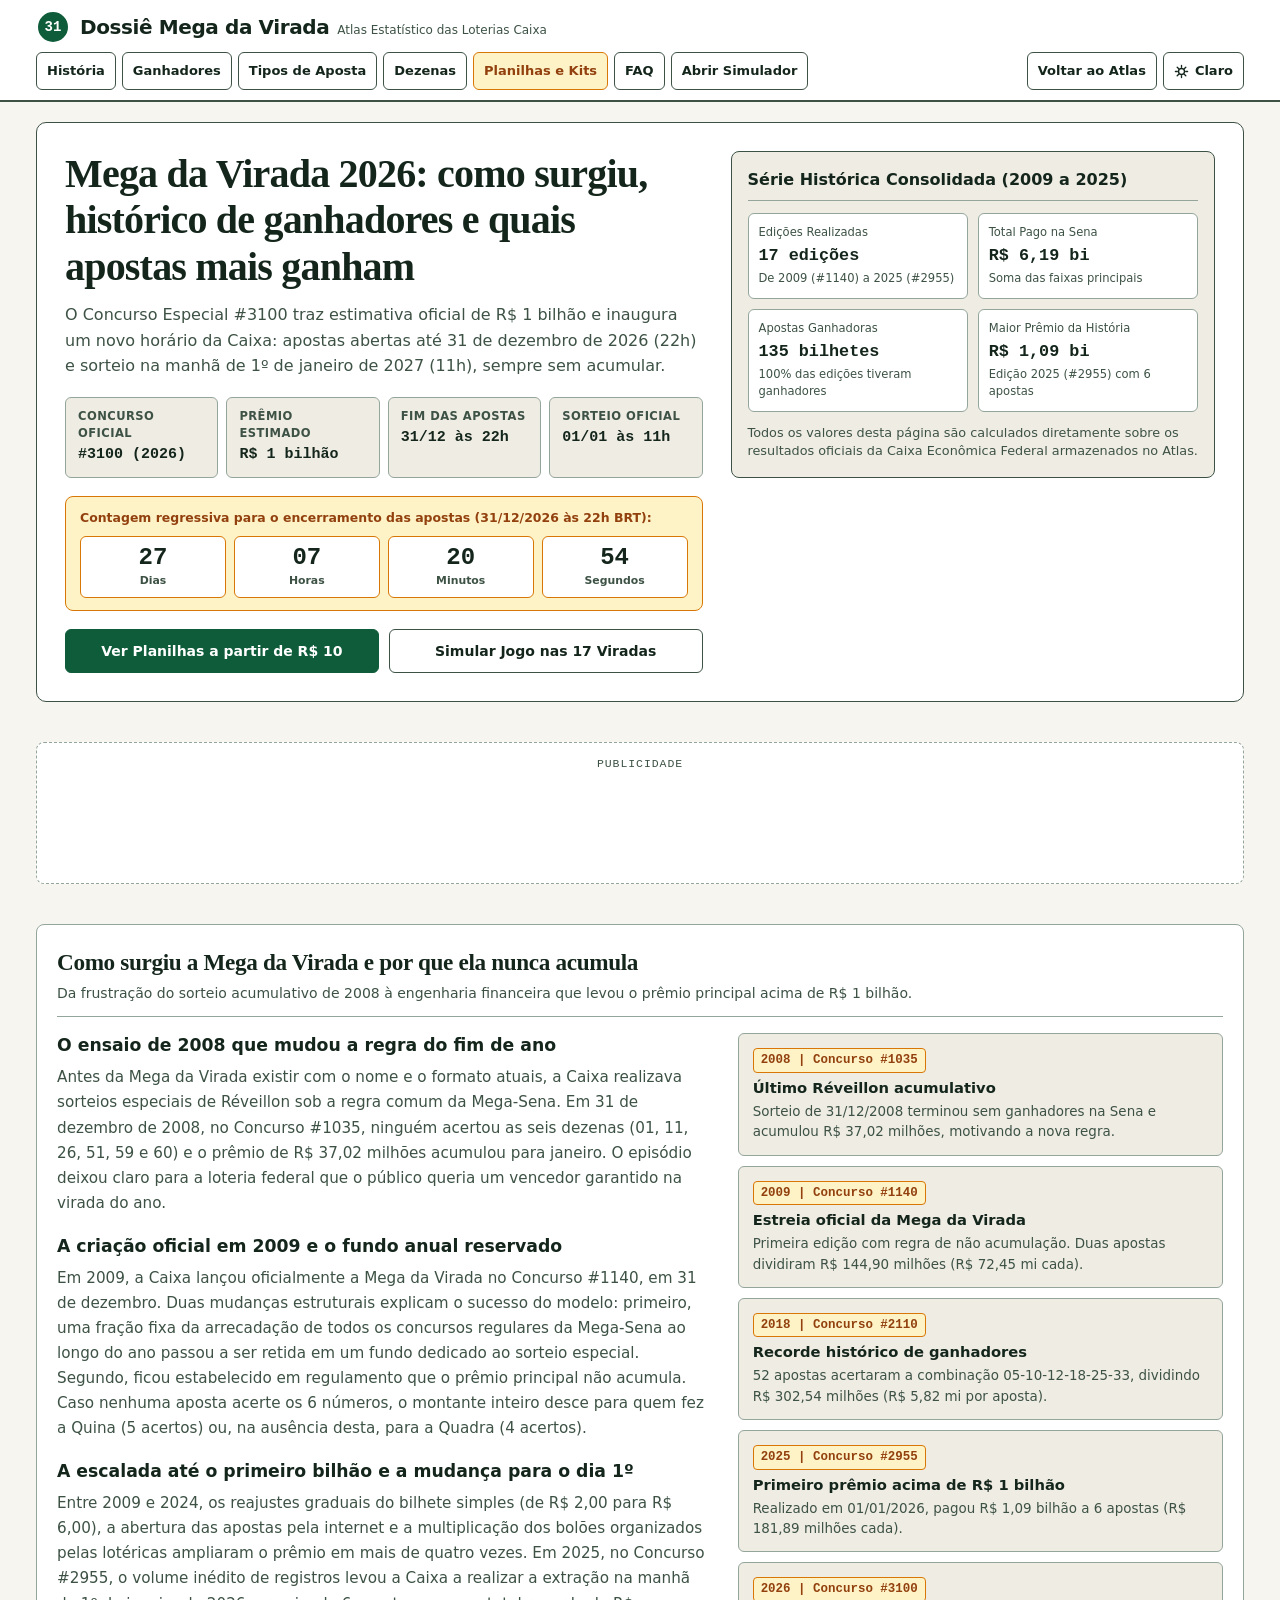
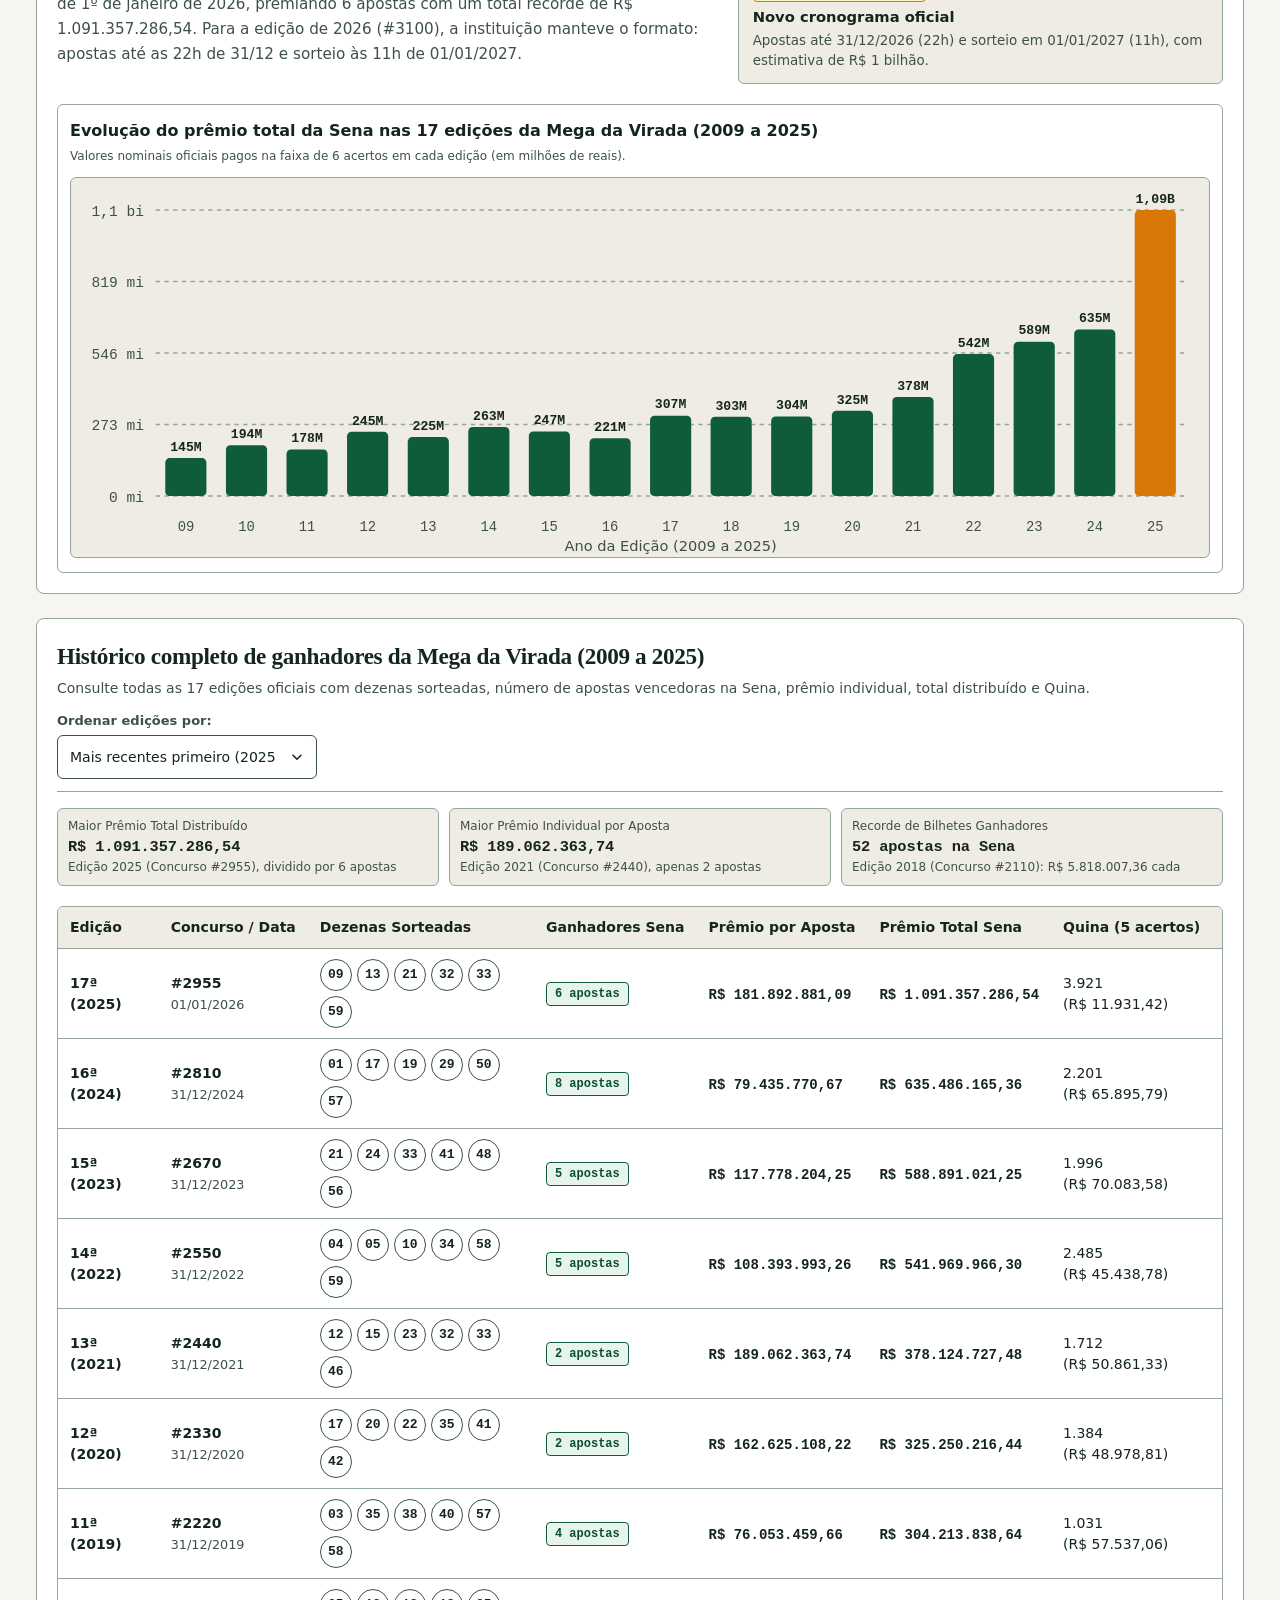
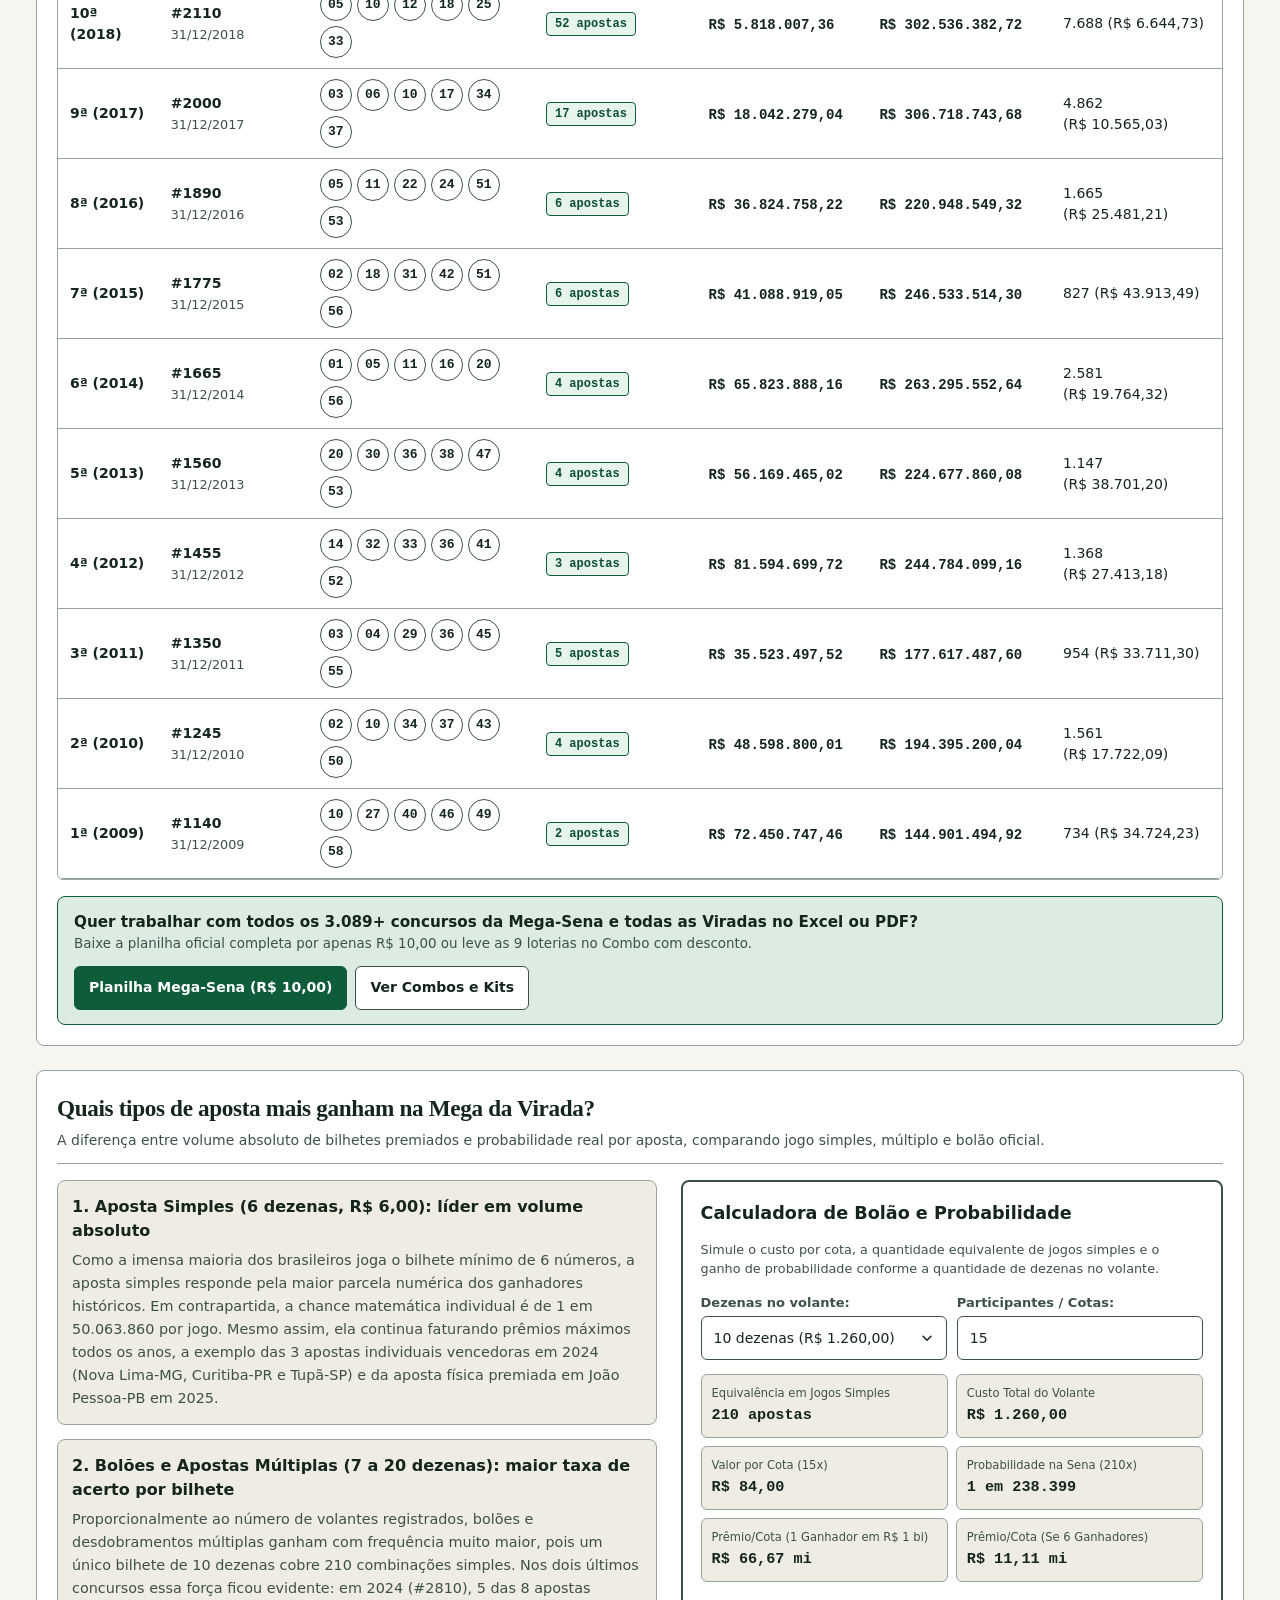
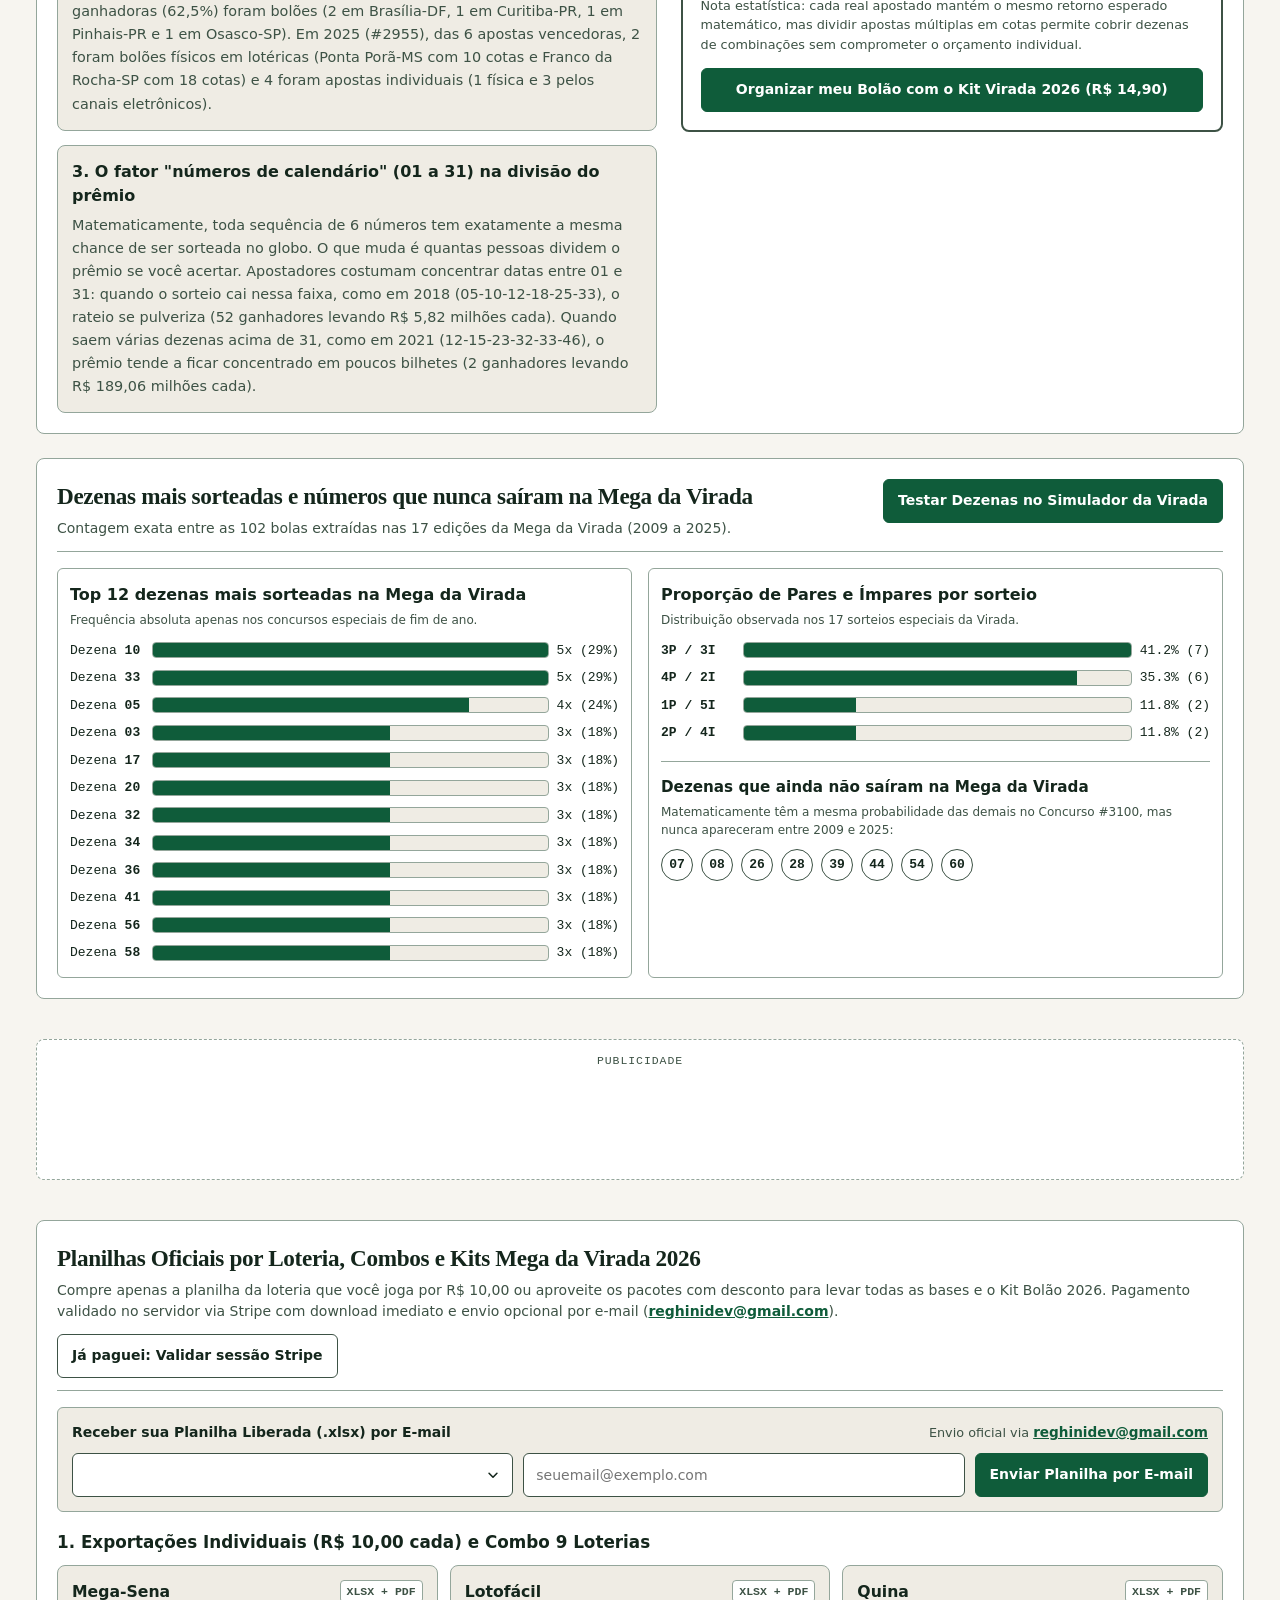
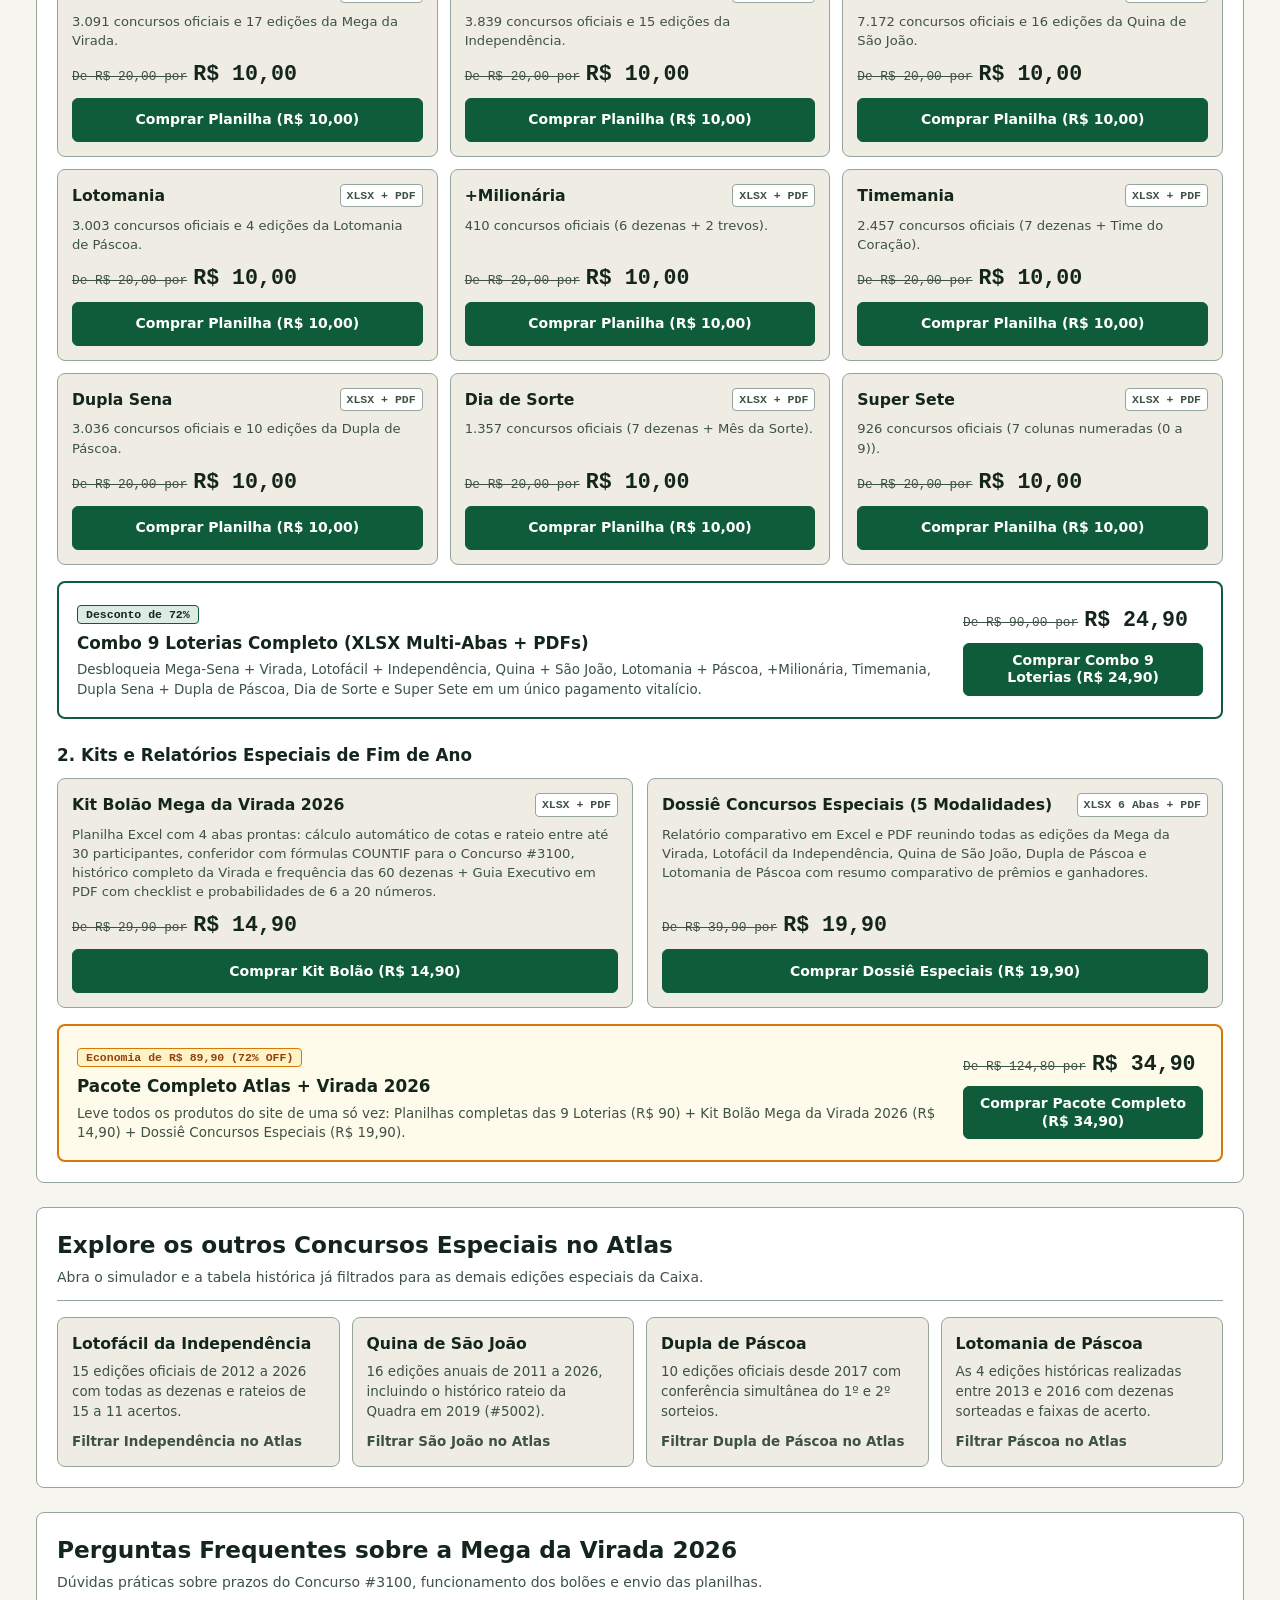
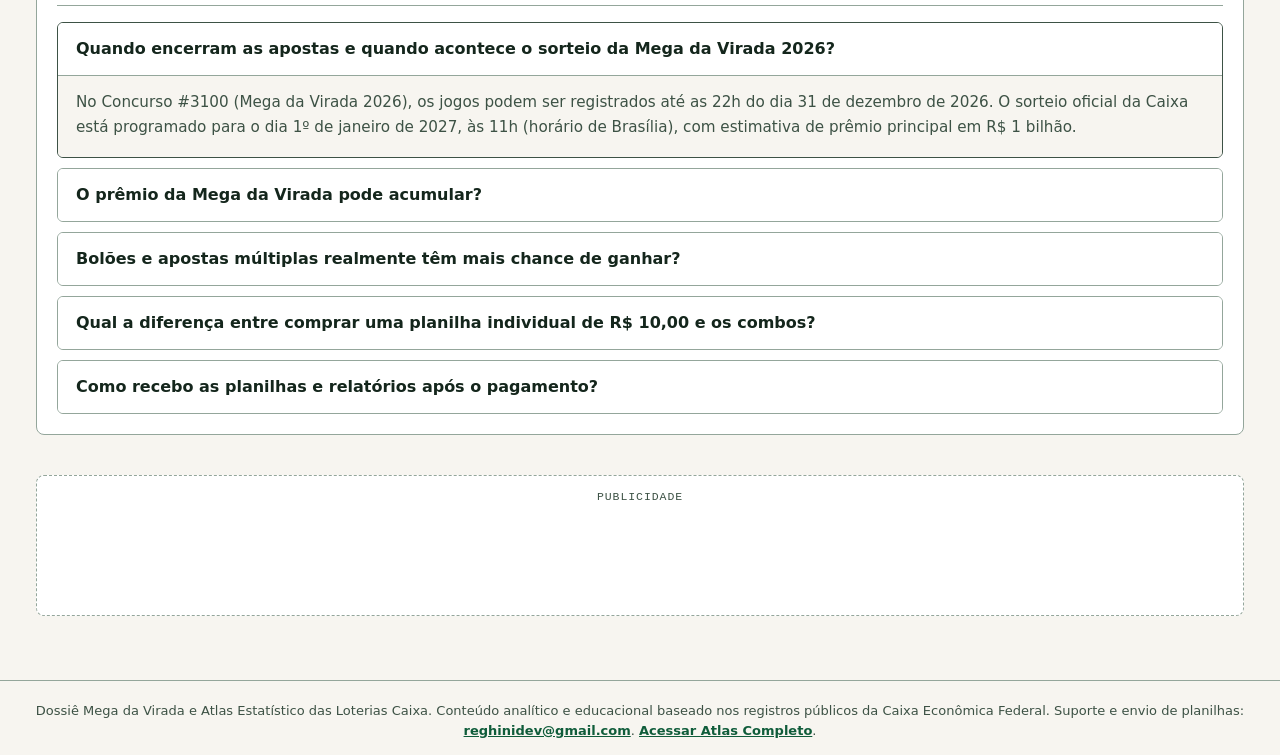
<file: mega-da-virada.html>
<!DOCTYPE html>
<html lang="pt-BR" data-theme="light" data-lottery="megasena">
<head>
  <meta charset="UTF-8">
  <meta name="viewport" content="width=device-width, initial-scale=1.0">

  <title>Mega da Virada 2026: História, Ganhadores, Tipos de Aposta e Planilhas | Atlas das Loterias</title>
  <meta name="description" content="Dossiê completo da Mega da Virada 2026 (Concurso 3100): como surgiu em 2009, histórico de ganhadores e prêmios até 2025, análise de bolões vs. apostas simples, dezenas mais sorteadas e planilhas oficiais em Excel e PDF.">
  <meta name="keywords" content="mega da virada, mega da virada 2026, concurso 3100, ganhadores mega da virada, como surgiu mega da virada, bolao mega da virada, aposta simples ou bolao, dezenas mais sorteadas mega da virada, planilha mega da virada">
  <meta name="robots" content="index, follow, max-snippet:-1, max-image-preview:large, max-video-preview:-1">
  <link rel="canonical" href="./mega-da-virada">
  <meta name="author" content="Atlas das Loterias Caixa">
  <meta name="theme-color" content="#0F5C3A">

  <!-- Open Graph -->
  <meta property="og:type" content="article">
  <meta property="og:locale" content="pt_BR">
  <meta property="og:site_name" content="Atlas Estatístico das Loterias Caixa">
  <meta property="og:title" content="Mega da Virada 2026: História, Ganhadores, Tipos de Aposta e Planilhas">
  <meta property="og:description" content="Análise histórica de todas as 17 edições da Mega da Virada, calculadora de bolão, dezenas que mais saíram e planilhas em Excel e PDF.">

  <!-- Twitter Card -->
  <meta name="twitter:card" content="summary_large_image">
  <meta name="twitter:title" content="Mega da Virada 2026: História, Ganhadores e Planilhas Oficiais">
  <meta name="twitter:description" content="Como surgiu a Mega da Virada, histórico de ganhadores de 2009 a 2025, bolões vs. aposta simples e planilhas prontas para o Concurso 3100.">

  <!-- Favicon SVG -->
  <link rel="icon" type="image/svg+xml" href="data:image/svg+xml,%3Csvg xmlns='http://www.w3.org/2000/svg' viewBox='0 0 100 100'%3E%3Ccircle cx='50' cy='50' r='48' fill='%230F5C3A'/%3E%3Ctext x='50' y='64' font-size='40' font-family='sans-serif' font-weight='bold' fill='%23FFFFFF' text-anchor='middle'%3E31%3C/text%3E%3C/svg%3E">

  <!-- Google AdSense -->
  <script async src="https://pagead2.googlesyndication.com/pagead/js/adsbygoogle.js?client=ca-pub-2801447553650841"
       crossorigin="anonymous"></script>

  <!-- Dados Estruturados Schema.org -->
  <script type="application/ld+json">
  {
    "@context": "https://schema.org",
    "@graph": [
      {
        "@type": "Article",
        "@id": "./mega-da-virada#article",
        "headline": "Mega da Virada 2026: História, Ganhadores, Tipos de Aposta e Planilhas",
        "description": "Análise estatística e histórica da Mega da Virada desde 2009, estudo sobre apostas simples vs. bolões e catálogo de planilhas em Excel e PDF.",
        "datePublished": "2026-11-19",
        "dateModified": "2026-11-19",
        "inLanguage": "pt-BR",
        "author": {
          "@type": "Organization",
          "name": "Atlas Estatístico das Loterias Caixa"
        }
      },
      {
        "@type": "FAQPage",
        "@id": "./mega-da-virada#faq",
        "mainEntity": [
          {
            "@type": "Question",
            "name": "Quando encerram as apostas e quando acontece o sorteio da Mega da Virada 2026?",
            "acceptedAnswer": {
              "@type": "Answer",
              "text": "Para o Concurso 3100 (Mega da Virada 2026), as apostas ficam abertas até as 22h do dia 31 de dezembro de 2026, e o sorteio está marcado pela Caixa Econômica Federal para 1º de janeiro de 2027, às 11h (horário de Brasília), com estimativa de R$ 1 bilhão."
            }
          },
          {
            "@type": "Question",
            "name": "O prêmio principal da Mega da Virada pode acumular?",
            "acceptedAnswer": {
              "@type": "Answer",
              "text": "Não. Desde a primeira edição em 2009 (Concurso 1140), a regra da Mega da Virada determina que o prêmio principal não acumula. Se ninguém acertar as 6 dezenas, o valor é integralmente rateado entre os acertadores da Quina (5 números) e, na ausência destes, da Quadra (4 números)."
            }
          },
          {
            "@type": "Question",
            "name": "Bolões e apostas múltiplas ganham mais na Mega da Virada?",
            "acceptedAnswer": {
              "@type": "Answer",
              "text": "Apostas simples (6 números) ainda formam o maior volume total de bilhetes vendidos e premiados em números absolutos. Porém, proporcionalmente por volante registrado, bolões e apostas múltiplas (7 a 20 dezenas) concentram muito mais combinações por bilhete e tiveram forte presença nas edições recentes, como em 2024 (5 dos 8 ganhadores foram bolões) e 2025 (2 bolões físicos entre os 6 vencedores)."
            }
          },
          {
            "@type": "Question",
            "name": "Como funciona a compra das planilhas separadas ou com combo?",
            "acceptedAnswer": {
              "@type": "Answer",
              "text": "Cada loteria (Mega-Sena, Lotofácil, Quina, Lotomania, +Milionária, Timemania, Dupla Sena, Dia de Sorte e Super Sete) possui exportação própria em Excel (.xlsx) e PDF por R$ 10,00 em pagamento único. Quem precisa de todas as modalidades pode escolher o Combo 9 Loterias por R$ 24,90 ou o Pacote Completo Atlas + Virada por R$ 34,90, incluindo o Kit Bolão Mega da Virada 2026 e o Dossiê dos Concursos Especiais."
            }
          },
          {
            "@type": "Question",
            "name": "Como recebo os arquivos Excel (.xlsx) e PDF após pagar no Stripe?",
            "acceptedAnswer": {
              "@type": "Answer",
              "text": "Após concluir o pagamento via Pix ou Cartão no ambiente seguro do Stripe, você retorna automaticamente ao site com os arquivos liberados para download imediato no navegador."
            }
          }
        ]
      },
      {
        "@type": "OfferCatalog",
        "@id": "./mega-da-virada#catalog",
        "name": "Planilhas Oficiais e Produtos Mega da Virada",
        "itemListElement": [
          {
            "@type": "Offer",
            "name": "Planilha Mega-Sena + Mega da Virada (XLSX + PDF)",
            "price": "10.00",
            "priceCurrency": "BRL"
          },
          {
            "@type": "Offer",
            "name": "Kit Bolão Mega da Virada 2026 (Excel com Fórmulas + Guia PDF)",
            "price": "14.90",
            "priceCurrency": "BRL"
          },
          {
            "@type": "Offer",
            "name": "Dossiê Concursos Especiais (XLSX + PDF)",
            "price": "19.90",
            "priceCurrency": "BRL"
          },
          {
            "@type": "Offer",
            "name": "Combo 9 Loterias Completo (XLSX + PDF)",
            "price": "24.90",
            "priceCurrency": "BRL"
          },
          {
            "@type": "Offer",
            "name": "Pacote Completo Atlas + Virada",
            "price": "34.90",
            "priceCurrency": "BRL"
          }
        ]
      }
    ]
  }
  </script>

  <link rel="stylesheet" href="styles.css">
  <link rel="stylesheet" href="virada.css">
</head>
<body>
  <a href="#produtos" class="skip-link">Pular para Planilhas e Produtos</a>

  <header class="site-header">
    <div class="header-inner">
      <div class="brand">
        <a href="index.html" class="brand-mark" style="text-decoration:none;" aria-label="Voltar ao Atlas das Loterias">31</a>
        <div class="brand-text">
          <span class="brand-title">Dossiê Mega da Virada</span>
          <span class="brand-subtitle">Atlas Estatístico das Loterias Caixa</span>
        </div>
      </div>

      <nav class="main-nav" aria-label="Navegação do Dossiê Mega da Virada">
        <div class="nav-shortcuts" role="group" aria-label="Seções do dossiê">
          <a href="#historia" class="nav-link"><span>História</span></a>
          <a href="#ganhadores" class="nav-link"><span>Ganhadores</span></a>
          <a href="#tipos-aposta" class="nav-link"><span>Tipos de Aposta</span></a>
          <a href="#numeros" class="nav-link"><span>Dezenas</span></a>
          <a href="#produtos" class="nav-link nav-link-virada"><span>Planilhas e Kits</span></a>
          <a href="#faq" class="nav-link"><span>FAQ</span></a>
          <a href="index.html?lottery=megasena&special=1#simulador" class="nav-link"><span>Abrir Simulador</span></a>
        </div>

        <div class="nav-settings" role="group" aria-label="Atalhos e tema">
          <a href="index.html" class="btn"><span>Voltar ao Atlas</span></a>
          <button type="button" id="theme-toggle" class="btn" aria-pressed="false" title="Alternar entre tema Claro e Escuro" aria-label="Alternar tema Claro ou Escuro">
            <svg class="nav-icon" viewBox="0 0 16 16" aria-hidden="true"><circle cx="8" cy="8" r="3.5" fill="none" stroke="currentColor" stroke-width="1.5"/><path d="M8 1.5v2M8 12.5v2M1.5 8h2M12.5 8h2M3.4 3.4l1.4 1.4M11.2 11.2l1.4 1.4M12.6 3.4l-1.4 1.4M4.8 11.2l-1.4 1.4" fill="none" stroke="currentColor" stroke-width="1.4" stroke-linecap="round"/></svg>
            <span class="btn-label-text" id="theme-toggle-text">Claro</span>
          </button>
        </div>
      </nav>
    </div>
  </header>

  <main class="container virada-container">
    <!-- HERO EDITORIAL + PAINEL DE NÚMEROS REAIS -->
    <section class="virada-hero" aria-labelledby="virada-h1">
      <div>
        <h1 id="virada-h1" class="virada-display-title">
          Mega da Virada 2026: como surgiu, histórico de ganhadores e quais apostas mais ganham
        </h1>
        <p class="virada-hero-lead">
          O Concurso Especial #3100 traz estimativa oficial de R$ 1 bilhão e inaugura um novo horário da Caixa: apostas abertas até 31 de dezembro de 2026 (22h) e sorteio na manhã de 1º de janeiro de 2027 (11h), sempre sem acumular.
        </p>

        <div class="virada-event-facts">
          <div class="event-fact-item">
            <span class="event-fact-label">Concurso Oficial</span>
            <span class="event-fact-value">#3100 (2026)</span>
          </div>
          <div class="event-fact-item">
            <span class="event-fact-label">Prêmio Estimado</span>
            <span class="event-fact-value">R$ 1 bilhão</span>
          </div>
          <div class="event-fact-item">
            <span class="event-fact-label">Fim das Apostas</span>
            <span class="event-fact-value">31/12 às 22h</span>
          </div>
          <div class="event-fact-item">
            <span class="event-fact-label">Sorteio Oficial</span>
            <span class="event-fact-value">01/01 às 11h</span>
          </div>
        </div>

        <div id="virada-countdown" class="countdown-box" aria-live="off">
          <span class="countdown-label" id="countdown-title">Contagem regressiva para o encerramento das apostas (31/12/2026 às 22h BRT):</span>
          <div class="countdown-grid">
            <div class="countdown-cell">
              <span class="countdown-num" id="cd-days">--</span>
              <span class="countdown-unit">Dias</span>
            </div>
            <div class="countdown-cell">
              <span class="countdown-num" id="cd-hours">--</span>
              <span class="countdown-unit">Horas</span>
            </div>
            <div class="countdown-cell">
              <span class="countdown-num" id="cd-mins">--</span>
              <span class="countdown-unit">Minutos</span>
            </div>
            <div class="countdown-cell">
              <span class="countdown-num" id="cd-secs">--</span>
              <span class="countdown-unit">Segundos</span>
            </div>
          </div>
        </div>

        <div class="virada-hero-ctas">
          <a href="#produtos" class="btn btn-primary">Ver Planilhas a partir de R$ 10</a>
          <a href="index.html?lottery=megasena&special=1#simulador" class="btn">Simular Jogo nas 17 Viradas</a>
        </div>
      </div>

      <aside id="virada-hero-panel" class="virada-dossier-panel" aria-label="Resumo auditado das 17 edições">
        <h2 class="dossier-panel-title">Série Histórica Consolidada (2009 a 2025)</h2>
        <div id="hero-dossier-stats" class="dossier-stats-grid">
          <div class="dossier-stat">
            <span class="dossier-stat-label">Carregando base...</span>
            <span class="dossier-stat-val">--</span>
          </div>
        </div>
        <p class="dossier-note">
          Todos os valores desta página são calculados diretamente sobre os resultados oficiais da Caixa Econômica Federal armazenados no Atlas.
        </p>
      </aside>
    </section>

    <!-- ANÚNCIO ADSENSE: TOPO -->
    <aside class="ad-container" aria-label="Espaço Publicitário Google AdSense">
      <span class="ad-badge">Publicidade</span>
      <ins class="adsbygoogle"
           style="display:block"
           data-ad-client="ca-pub-2801447553650841"
           data-ad-slot="auto"
           data-ad-format="auto"
           data-full-width-responsive="true"></ins>
      <script>
        (adsbygoogle = window.adsbygoogle || []).push({});
      </script>
    </aside>

    <!-- SEÇÃO 1: COMO SURGIU A MEGA DA VIRADA -->
    <section id="historia" class="section-block" aria-labelledby="title-historia">
      <div class="section-header">
        <div>
          <h2 id="title-historia" class="section-title editorial-heading">Como surgiu a Mega da Virada e por que ela nunca acumula</h2>
          <p class="section-desc">
            Da frustração do sorteio acumulativo de 2008 à engenharia financeira que levou o prêmio principal acima de R$ 1 bilhão.
          </p>
        </div>
      </div>

      <div class="history-split">
        <div class="editorial-prose">
          <h3>O ensaio de 2008 que mudou a regra do fim de ano</h3>
          <p>
            Antes da Mega da Virada existir com o nome e o formato atuais, a Caixa realizava sorteios especiais de Réveillon sob a regra comum da Mega-Sena. Em 31 de dezembro de 2008, no Concurso #1035, ninguém acertou as seis dezenas (01, 11, 26, 51, 59 e 60) e o prêmio de R$ 37,02 milhões acumulou para janeiro. O episódio deixou claro para a loteria federal que o público queria um vencedor garantido na virada do ano.
          </p>

          <h3>A criação oficial em 2009 e o fundo anual reservado</h3>
          <p>
            Em 2009, a Caixa lançou oficialmente a Mega da Virada no Concurso #1140, em 31 de dezembro. Duas mudanças estruturais explicam o sucesso do modelo: primeiro, uma fração fixa da arrecadação de todos os concursos regulares da Mega-Sena ao longo do ano passou a ser retida em um fundo dedicado ao sorteio especial. Segundo, ficou estabelecido em regulamento que o prêmio principal não acumula. Caso nenhuma aposta acerte os 6 números, o montante inteiro desce para quem fez a Quina (5 acertos) ou, na ausência desta, para a Quadra (4 acertos).
          </p>

          <h3>A escalada até o primeiro bilhão e a mudança para o dia 1º</h3>
          <p>
            Entre 2009 e 2024, os reajustes graduais do bilhete simples (de R$ 2,00 para R$ 6,00), a abertura das apostas pela internet e a multiplicação dos bolões organizados pelas lotéricas ampliaram o prêmio em mais de quatro vezes. Em 2025, no Concurso #2955, o volume inédito de registros levou a Caixa a realizar a extração na manhã de 1º de janeiro de 2026, premiando 6 apostas com um total recorde de R$ 1.091.357.286,54. Para a edição de 2026 (#3100), a instituição manteve o formato: apostas até as 22h de 31/12 e sorteio às 11h de 01/01/2027.
          </p>
        </div>

        <ol class="timeline-list" aria-label="Linha do tempo da Mega da Virada">
          <li class="timeline-item">
            <span class="timeline-year">2008 | Concurso #1035</span>
            <strong>Último Réveillon acumulativo</strong>
            <p>Sorteio de 31/12/2008 terminou sem ganhadores na Sena e acumulou R$ 37,02 milhões, motivando a nova regra.</p>
          </li>
          <li class="timeline-item">
            <span class="timeline-year">2009 | Concurso #1140</span>
            <strong>Estreia oficial da Mega da Virada</strong>
            <p>Primeira edição com regra de não acumulação. Duas apostas dividiram R$ 144,90 milhões (R$ 72,45 mi cada).</p>
          </li>
          <li class="timeline-item">
            <span class="timeline-year">2018 | Concurso #2110</span>
            <strong>Recorde histórico de ganhadores</strong>
            <p>52 apostas acertaram a combinação 05-10-12-18-25-33, dividindo R$ 302,54 milhões (R$ 5,82 mi por aposta).</p>
          </li>
          <li class="timeline-item">
            <span class="timeline-year">2025 | Concurso #2955</span>
            <strong>Primeiro prêmio acima de R$ 1 bilhão</strong>
            <p>Realizado em 01/01/2026, pagou R$ 1,09 bilhão a 6 apostas (R$ 181,89 milhões cada).</p>
          </li>
          <li class="timeline-item">
            <span class="timeline-year">2026 | Concurso #3100</span>
            <strong>Novo cronograma oficial</strong>
            <p>Apostas até 31/12/2026 (22h) e sorteio em 01/01/2027 (11h), com estimativa de R$ 1 bilhão.</p>
          </li>
        </ol>
      </div>

      <div class="chart-card">
        <h3 class="chart-title">Evolução do prêmio total da Sena nas 17 edições da Mega da Virada (2009 a 2025)</h3>
        <p class="chart-subtitle">Valores nominais oficiais pagos na faixa de 6 acertos em cada edição (em milhões de reais).</p>
        <div id="virada-prize-chart" class="svg-chart-wrap" role="img" aria-label="Gráfico de barras com a evolução dos prêmios da Mega da Virada de 2009 a 2025"></div>
      </div>
    </section>

    <!-- SEÇÃO 2: HISTÓRICO COMPLETO DE GANHADORES -->
    <section id="ganhadores" class="section-block" aria-labelledby="title-ganhadores">
      <div class="section-header">
        <div>
          <h2 id="title-ganhadores" class="section-title editorial-heading">Histórico completo de ganhadores da Mega da Virada (2009 a 2025)</h2>
          <p class="section-desc">
            Consulte todas as 17 edições oficiais com dezenas sorteadas, número de apostas vencedoras na Sena, prêmio individual, total distribuído e Quina.
          </p>
        </div>
        <div class="field-group" style="max-width:260px;">
          <label class="field-label" for="virada-sort-select">Ordenar edições por:</label>
          <select id="virada-sort-select" class="select-input">
            <option value="year_desc">Mais recentes primeiro (2025 a 2009)</option>
            <option value="total_desc">Maior prêmio total primeiro</option>
            <option value="winners_desc">Mais ganhadores na Sena</option>
            <option value="per_winner_desc">Maior prêmio por aposta</option>
          </select>
        </div>
      </div>

      <div id="virada-records-strip" class="kpi-strip"></div>

      <div class="table-wrap">
        <table class="draws-table" aria-label="Tabela com todas as edições da Mega da Virada de 2009 a 2025">
          <thead>
            <tr>
              <th>Edição</th>
              <th>Concurso / Data</th>
              <th>Dezenas Sorteadas</th>
              <th>Ganhadores Sena</th>
              <th>Prêmio por Aposta</th>
              <th>Prêmio Total Sena</th>
              <th>Quina (5 acertos)</th>
            </tr>
          </thead>
          <tbody id="virada-history-tbody"></tbody>
        </table>
      </div>

      <div class="inline-offer-bar">
        <div>
          <strong>Quer trabalhar com todos os 3.089+ concursos da Mega-Sena e todas as Viradas no Excel ou PDF?</strong>
          <span>Baixe a planilha oficial completa por apenas R$ 10,00 ou leve as 9 loterias no Combo com desconto.</span>
        </div>
        <div style="display:flex;flex-wrap:wrap;gap:8px;">
          <button type="button" id="btn-banner-buy-ms" class="btn btn-primary" data-product-id="export_megasena">
            Planilha Mega-Sena (R$ 10,00)
          </button>
          <a href="#produtos" class="btn">Ver Combos e Kits</a>
        </div>
      </div>
    </section>

    <!-- SEÇÃO 3: QUAIS TIPOS DE APOSTA MAIS GANHAM -->
    <section id="tipos-aposta" class="section-block" aria-labelledby="title-tipos-aposta">
      <div class="section-header">
        <div>
          <h2 id="title-tipos-aposta" class="section-title editorial-heading">Quais tipos de aposta mais ganham na Mega da Virada?</h2>
          <p class="section-desc">
            A diferença entre volume absoluto de bilhetes premiados e probabilidade real por aposta, comparando jogo simples, múltiplo e bolão oficial.
          </p>
        </div>
      </div>

      <div class="bet-types-layout">
        <div class="bet-analysis-blocks">
          <article class="bet-analysis-block">
            <h3>1. Aposta Simples (6 dezenas, R$ 6,00): líder em volume absoluto</h3>
            <p>
              Como a imensa maioria dos brasileiros joga o bilhete mínimo de 6 números, a aposta simples responde pela maior parcela numérica dos ganhadores históricos. Em contrapartida, a chance matemática individual é de 1 em 50.063.860 por jogo. Mesmo assim, ela continua faturando prêmios máximos todos os anos, a exemplo das 3 apostas individuais vencedoras em 2024 (Nova Lima-MG, Curitiba-PR e Tupã-SP) e da aposta física premiada em João Pessoa-PB em 2025.
            </p>
          </article>

          <article class="bet-analysis-block">
            <h3>2. Bolões e Apostas Múltiplas (7 a 20 dezenas): maior taxa de acerto por bilhete</h3>
            <p>
              Proporcionalmente ao número de volantes registrados, bolões e desdobramentos múltiplas ganham com frequência muito maior, pois um único bilhete de 10 dezenas cobre 210 combinações simples. Nos dois últimos concursos essa força ficou evidente: em 2024 (#2810), 5 das 8 apostas ganhadoras (62,5%) foram bolões (2 em Brasília-DF, 1 em Curitiba-PR, 1 em Pinhais-PR e 1 em Osasco-SP). Em 2025 (#2955), das 6 apostas vencedoras, 2 foram bolões físicos em lotéricas (Ponta Porã-MS com 10 cotas e Franco da Rocha-SP com 18 cotas) e 4 foram apostas individuais (1 física e 3 pelos canais eletrônicos).
            </p>
          </article>

          <article class="bet-analysis-block">
            <h3>3. O fator "números de calendário" (01 a 31) na divisão do prêmio</h3>
            <p>
              Matematicamente, toda sequência de 6 números tem exatamente a mesma chance de ser sorteada no globo. O que muda é quantas pessoas dividem o prêmio se você acertar. Apostadores costumam concentrar datas entre 01 e 31: quando o sorteio cai nessa faixa, como em 2018 (05-10-12-18-25-33), o rateio se pulveriza (52 ganhadores levando R$ 5,82 milhões cada). Quando saem várias dezenas acima de 31, como em 2021 (12-15-23-32-33-46), o prêmio tende a ficar concentrado em poucos bilhetes (2 ganhadores levando R$ 189,06 milhões cada).
            </p>
          </article>
        </div>

        <div id="bolao-calculator" class="bolao-calc-card">
          <h3>Calculadora de Bolão e Probabilidade</h3>
          <p class="calc-honest-note">
            Simule o custo por cota, a quantidade equivalente de jogos simples e o ganho de probabilidade conforme a quantidade de dezenas no volante.
          </p>

          <div class="calc-inputs-grid">
            <div class="field-group">
              <label class="field-label" for="calc-dezenas">Dezenas no volante:</label>
              <select id="calc-dezenas" class="select-input">
                <option value="6">6 dezenas (R$ 6,00)</option>
                <option value="7">7 dezenas (R$ 42,00)</option>
                <option value="8">8 dezenas (R$ 168,00)</option>
                <option value="9">9 dezenas (R$ 504,00)</option>
                <option value="10" selected>10 dezenas (R$ 1.260,00)</option>
                <option value="11">11 dezenas (R$ 2.772,00)</option>
                <option value="12">12 dezenas (R$ 5.544,00)</option>
                <option value="13">13 dezenas (R$ 10.296,00)</option>
                <option value="14">14 dezenas (R$ 18.018,00)</option>
                <option value="15">15 dezenas (R$ 30.030,00)</option>
                <option value="16">16 dezenas (R$ 48.048,00)</option>
                <option value="17">17 dezenas (R$ 74.256,00)</option>
                <option value="18">18 dezenas (R$ 111.384,00)</option>
                <option value="19">19 dezenas (R$ 162.792,00)</option>
                <option value="20">20 dezenas (R$ 232.560,00)</option>
              </select>
            </div>

            <div class="field-group">
              <label class="field-label" for="calc-cotas">Participantes / Cotas:</label>
              <input type="number" id="calc-cotas" class="text-input" min="1" max="100" step="1" value="15">
            </div>
          </div>

          <div id="bolao-calc-results" class="calc-results-grid" aria-live="polite"></div>

          <p class="calc-honest-note">
            Nota estatística: cada real apostado mantém o mesmo retorno esperado matemático, mas dividir apostas múltiplas em cotas permite cobrir dezenas de combinações sem comprometer o orçamento individual.
          </p>

          <button type="button" id="btn-calc-buy-kit" class="btn btn-primary" data-product-id="kit_bolao_virada">
            Organizar meu Bolão com o Kit Virada 2026 (R$ 14,90)
          </button>
        </div>
      </div>
    </section>

    <!-- SEÇÃO 4: DEZENAS MAIS SORTEADAS E PARIDADE -->
    <section id="numeros" class="section-block" aria-labelledby="title-numeros">
      <div class="section-header">
        <div>
          <h2 id="title-numeros" class="section-title editorial-heading">Dezenas mais sorteadas e números que nunca saíram na Mega da Virada</h2>
          <p class="section-desc">
            Contagem exata entre as 102 bolas extraídas nas 17 edições da Mega da Virada (2009 a 2025).
          </p>
        </div>
        <a href="index.html?lottery=megasena&special=1#simulador" class="btn btn-primary">
          Testar Dezenas no Simulador da Virada
        </a>
      </div>

      <div class="virada-numbers-grid">
        <div class="chart-card">
          <h3 class="chart-title">Top 12 dezenas mais sorteadas na Mega da Virada</h3>
          <p class="chart-subtitle">Frequência absoluta apenas nos concursos especiais de fim de ano.</p>
          <div id="virada-top-numbers" class="bar-list"></div>
        </div>

        <div class="chart-card">
          <h3 class="chart-title">Proporção de Pares e Ímpares por sorteio</h3>
          <p class="chart-subtitle">Distribuição observada nos 17 sorteios especiais da Virada.</p>
          <div id="virada-parity-chart" class="bar-list"></div>

          <div style="margin-top:18px;padding-top:14px;border-top:1px solid var(--border);">
            <h4 style="margin:0 0 4px;font-size:0.95rem;">Dezenas que ainda não saíram na Mega da Virada</h4>
            <p class="chart-subtitle" style="margin-bottom:8px;">
              Matematicamente têm a mesma probabilidade das demais no Concurso #3100, mas nunca apareceram entre 2009 e 2025:
            </p>
            <div id="virada-never-drawn" class="never-drawn-list"></div>
          </div>
        </div>
      </div>
    </section>

    <!-- ANÚNCIO ADSENSE: MEIO -->
    <aside class="ad-container" aria-label="Espaço Publicitário Google AdSense">
      <span class="ad-badge">Publicidade</span>
      <ins class="adsbygoogle"
           style="display:block"
           data-ad-client="ca-pub-2801447553650841"
           data-ad-slot="auto"
           data-ad-format="auto"
           data-full-width-responsive="true"></ins>
      <script>
        (adsbygoogle = window.adsbygoogle || []).push({});
      </script>
    </aside>

    <!-- SEÇÃO 5: LOJA DE PLANILHAS E PRODUTOS DE FIM DE ANO -->
    <section id="produtos" class="section-block" aria-labelledby="title-produtos">
      <div class="section-header">
        <div>
          <h2 id="title-produtos" class="section-title editorial-heading">Planilhas Oficiais por Loteria, Combos e Kits Mega da Virada 2026</h2>
          <p class="section-desc">
            Compre apenas a planilha da loteria que você joga por R$ 10,00 ou aproveite os pacotes com desconto para levar todas as bases e o Kit Bolão 2026. Pagamento validado no servidor via Stripe com download imediato e envio opcional por e-mail (<a href="mailto:reghinidev@gmail.com" style="color:var(--accent);font-weight:700;">reghinidev@gmail.com</a>).
          </p>
        </div>
        <button type="button" id="btn-virada-check-paid" class="btn">Já paguei: Validar sessão Stripe</button>
      </div>

      <div id="virada-checkout-error" class="status-banner error" role="alert" hidden></div>
      <div id="virada-email-status" class="status-banner success" role="status" hidden></div>

      <div id="virada-email-delivery-box" class="email-delivery-box" style="margin-bottom:18px;" hidden>
        <div class="email-delivery-header">
          <strong>Receber sua Planilha Liberada (.xlsx) por E-mail</strong>
          <span>Envio oficial via <a href="mailto:reghinidev@gmail.com" class="btn-link-action">reghinidev@gmail.com</a></span>
        </div>
        <div class="email-delivery-row">
          <label class="sr-only" for="virada-email-target">Escolha a planilha liberada para enviar</label>
          <select id="virada-email-target" class="select-input"></select>
          <label class="sr-only" for="virada-email-input">Seu e-mail para receber a planilha</label>
          <input type="email" id="virada-email-input" class="text-input" placeholder="seuemail@exemplo.com" autocomplete="email">
          <button type="button" id="btn-virada-send-email" class="btn btn-primary">Enviar Planilha por E-mail</button>
        </div>
      </div>

      <h3 class="store-group-title">1. Exportações Individuais (R$ 10,00 cada) e Combo 9 Loterias</h3>
      <div id="virada-lottery-products" class="lottery-products-grid"></div>

      <div id="virada-combo-banner" class="combo-banner-card">
        <div>
          <span class="pay-plan-tag pay-plan-tag-accent">Desconto de 72%</span>
          <h4 class="pay-plan-title" style="margin-top:6px;">Combo 9 Loterias Completo (XLSX Multi-Abas + PDFs)</h4>
          <p class="pay-plan-desc" style="margin-top:4px;">
            Desbloqueia Mega-Sena + Virada, Lotofácil + Independência, Quina + São João, Lotomania + Páscoa, +Milionária, Timemania, Dupla Sena + Dupla de Páscoa, Dia de Sorte e Super Sete em um único pagamento vitalício.
          </p>
        </div>
        <div class="combo-banner-cta" id="combo-all-actions">
          <div class="product-price-line">
            <span class="product-price-compare">De R$ 90,00 por</span>
            <span class="product-price-main">R$ 24,90</span>
          </div>
          <button type="button" class="btn btn-primary" data-product-id="combo_all">
            Comprar Combo 9 Loterias (R$ 24,90)
          </button>
        </div>
      </div>

      <h3 class="store-group-title">2. Kits e Relatórios Especiais de Fim de Ano</h3>
      <div class="extras-products-grid">
        <article class="product-card" id="card-kit_bolao_virada">
          <div class="product-card-top">
            <strong class="product-title">Kit Bolão Mega da Virada 2026</strong>
            <span class="product-format-tag">XLSX + PDF</span>
          </div>
          <p class="product-desc">
            Planilha Excel com 4 abas prontas: cálculo automático de cotas e rateio entre até 30 participantes, conferidor com fórmulas COUNTIF para o Concurso #3100, histórico completo da Virada e frequência das 60 dezenas + Guia Executivo em PDF com checklist e probabilidades de 6 a 20 números.
          </p>
          <div class="product-price-line">
            <span class="product-price-compare">De R$ 29,90 por</span>
            <span class="product-price-main">R$ 14,90</span>
          </div>
          <div class="product-actions" id="actions-kit_bolao_virada">
            <button type="button" class="btn btn-primary" data-product-id="kit_bolao_virada">
              Comprar Kit Bolão (R$ 14,90)
            </button>
          </div>
        </article>

        <article class="product-card" id="card-dossie_especiais">
          <div class="product-card-top">
            <strong class="product-title">Dossiê Concursos Especiais (5 Modalidades)</strong>
            <span class="product-format-tag">XLSX 6 Abas + PDF</span>
          </div>
          <p class="product-desc">
            Relatório comparativo em Excel e PDF reunindo todas as edições da Mega da Virada, Lotofácil da Independência, Quina de São João, Dupla de Páscoa e Lotomania de Páscoa com resumo comparativo de prêmios e ganhadores.
          </p>
          <div class="product-price-line">
            <span class="product-price-compare">De R$ 39,90 por</span>
            <span class="product-price-main">R$ 19,90</span>
          </div>
          <div class="product-actions" id="actions-dossie_especiais">
            <button type="button" class="btn btn-primary" data-product-id="dossie_especiais">
              Comprar Dossiê Especiais (R$ 19,90)
            </button>
          </div>
        </article>
      </div>

      <div class="super-combo-card" id="card-super_combo">
        <div>
          <span class="pay-plan-tag" style="background:var(--virada-gold-soft);color:var(--virada-gold);border-color:var(--virada-gold-border);">Economia de R$ 89,90 (72% OFF)</span>
          <h4 class="pay-plan-title" style="margin-top:6px;">Pacote Completo Atlas + Virada 2026</h4>
          <p class="pay-plan-desc" style="margin-top:4px;">
            Leve todos os produtos do site de uma só vez: Planilhas completas das 9 Loterias (R$ 90) + Kit Bolão Mega da Virada 2026 (R$ 14,90) + Dossiê Concursos Especiais (R$ 19,90).
          </p>
        </div>
        <div class="combo-banner-cta" id="actions-super_combo">
          <div class="product-price-line">
            <span class="product-price-compare">De R$ 124,80 por</span>
            <span class="product-price-main">R$ 34,90</span>
          </div>
          <button type="button" class="btn btn-primary" data-product-id="super_combo">
            Comprar Pacote Completo (R$ 34,90)
          </button>
        </div>
      </div>
    </section>

    <!-- SEÇÃO 6: OUTROS CONCURSOS ESPECIAIS NO ATLAS -->
    <section class="section-block" aria-labelledby="title-outros-especiais">
      <div class="section-header">
        <div>
          <h2 id="title-outros-especiais" class="section-title">Explore os outros Concursos Especiais no Atlas</h2>
          <p class="section-desc">
            Abra o simulador e a tabela histórica já filtrados para as demais edições especiais da Caixa.
          </p>
        </div>
      </div>

      <div class="cross-specials-grid">
        <a href="index.html?lottery=lotofacil&special=1#historico" class="cross-special-card">
          <strong>Lotofácil da Independência</strong>
          <span>15 edições oficiais de 2012 a 2026 com todas as dezenas e rateios de 15 a 11 acertos.</span>
          <span class="cross-special-cta">Filtrar Independência no Atlas</span>
        </a>
        <a href="index.html?lottery=quina&special=1#historico" class="cross-special-card">
          <strong>Quina de São João</strong>
          <span>16 edições anuais de 2011 a 2026, incluindo o histórico rateio da Quadra em 2019 (#5002).</span>
          <span class="cross-special-cta">Filtrar São João no Atlas</span>
        </a>
        <a href="index.html?lottery=duplasena&special=1#historico" class="cross-special-card">
          <strong>Dupla de Páscoa</strong>
          <span>10 edições oficiais desde 2017 com conferência simultânea do 1º e 2º sorteios.</span>
          <span class="cross-special-cta">Filtrar Dupla de Páscoa no Atlas</span>
        </a>
        <a href="index.html?lottery=lotomania&special=1#historico" class="cross-special-card">
          <strong>Lotomania de Páscoa</strong>
          <span>As 4 edições históricas realizadas entre 2013 e 2016 com dezenas sorteadas e faixas de acerto.</span>
          <span class="cross-special-cta">Filtrar Páscoa no Atlas</span>
        </a>
      </div>
    </section>

    <!-- SEÇÃO 7: FAQ MEGA DA VIRADA -->
    <section id="faq" class="section-block" aria-labelledby="title-virada-faq">
      <div class="section-header">
        <div>
          <h2 id="title-virada-faq" class="section-title">Perguntas Frequentes sobre a Mega da Virada 2026</h2>
          <p class="section-desc">
            Dúvidas práticas sobre prazos do Concurso #3100, funcionamento dos bolões e envio das planilhas.
          </p>
        </div>
      </div>

      <div class="faq-list">
        <details class="faq-item" open>
          <summary class="faq-question">Quando encerram as apostas e quando acontece o sorteio da Mega da Virada 2026?</summary>
          <div class="faq-answer">
            No Concurso #3100 (Mega da Virada 2026), os jogos podem ser registrados até as 22h do dia 31 de dezembro de 2026. O sorteio oficial da Caixa está programado para o dia 1º de janeiro de 2027, às 11h (horário de Brasília), com estimativa de prêmio principal em R$ 1 bilhão.
          </div>
        </details>

        <details class="faq-item">
          <summary class="faq-question">O prêmio da Mega da Virada pode acumular?</summary>
          <div class="faq-answer">
            Não. Pela regra criada em 2009 no Concurso #1140, se ninguém acertar as 6 dezenas da Sena, o valor destinado à faixa principal é somado ao rateio da Quina (5 acertos) e, se ainda assim não houver ganhadores, segue para a Quadra (4 acertos).
          </div>
        </details>

        <details class="faq-item">
          <summary class="faq-question">Bolões e apostas múltiplas realmente têm mais chance de ganhar?</summary>
          <div class="faq-answer">
            Sim. Cada combinação adicional no volante multiplica linearmente a sua probabilidade de acerto. Um bilhete de 10 dezenas equivale a 210 apostas simples de 6 números (chance de 1 em 238.399 contra 1 em 50.063.860 da aposta simples). Dividir o custo em cotas via bolão torna essas combinações acessíveis, mantendo o prêmio dividido proporcionalmente entre os participantes.
          </div>
        </details>

        <details class="faq-item">
          <summary class="faq-question">Qual a diferença entre comprar uma planilha individual de R$ 10,00 e os combos?</summary>
          <div class="faq-answer">
            Na compra individual (De R$ 20,00 por R$ 10,00), você libera o download completo em Excel (.xlsx) e PDF daquela loteria específica (incluindo seus concursos especiais). No Combo 9 Loterias (De R$ 90,00 por R$ 24,90), você economiza 72% e libera todas as 9 modalidades. Já o Pacote Completo (De R$ 124,80 por R$ 34,90) soma todas as 9 planilhas históricas ao Kit Bolão Mega da Virada 2026 e ao Dossiê dos Concursos Especiais.
          </div>
        </details>

        <details class="faq-item">
          <summary class="faq-question">Como recebo as planilhas e relatórios após o pagamento?</summary>
          <div class="faq-answer">
            Assim que o pagamento é aprovado no checkout Stripe, o servidor valida criptograficamente a transação e libera os botões de download em Excel (.xlsx) e PDF na hora. Além do download direto no navegador, você também pode solicitar o envio da planilha (.xlsx) para o seu e-mail através do remetente oficial <strong>reghinidev@gmail.com</strong>.
          </div>
        </details>
      </div>
    </section>

    <!-- ANÚNCIO ADSENSE: RODAPÉ -->
    <aside class="ad-container" aria-label="Espaço Publicitário Google AdSense">
      <span class="ad-badge">Publicidade</span>
      <ins class="adsbygoogle"
           style="display:block"
           data-ad-client="ca-pub-2801447553650841"
           data-ad-slot="auto"
           data-ad-format="auto"
           data-full-width-responsive="true"></ins>
      <script>
        (adsbygoogle = window.adsbygoogle || []).push({});
      </script>
    </aside>
  </main>

  <!-- TOAST NOTIFICATION DE SUCESSO DO PAGAMENTO -->
  <div id="payment-toast" class="payment-toast-notification" role="status" aria-live="polite" hidden>
    <div class="toast-content">
      <svg class="toast-svg-icon" viewBox="0 0 24 24" fill="none" stroke="currentColor" stroke-width="2.2" aria-hidden="true">
        <circle cx="12" cy="12" r="10"/>
        <path d="M8 12.5l2.5 2.5L16 9.5" stroke-linecap="round" stroke-linejoin="round"/>
      </svg>
      <div>
        <strong id="payment-toast-title">Pagamento confirmado!</strong>
        <p id="payment-toast-body" style="margin:2px 0 0;font-size:0.875rem;">Seus arquivos já estão liberados para download abaixo.</p>
      </div>
    </div>
    <button type="button" id="btn-toast-close" class="btn btn-sm" aria-label="Fechar aviso">Fechar</button>
  </div>

  <footer class="site-footer">
    <p style="margin:0;">
      Dossiê Mega da Virada e Atlas Estatístico das Loterias Caixa. Conteúdo analítico e educacional baseado nos registros públicos da Caixa Econômica Federal. Suporte e envio de planilhas: <a href="mailto:reghinidev@gmail.com" style="color:var(--accent);font-weight:700;">reghinidev@gmail.com</a>. <a href="index.html" style="color:var(--accent);font-weight:700;">Acessar Atlas Completo</a>.
    </p>
  </footer>

  <!-- Bibliotecas e Módulos Locais -->
  <script src="vendor/xlsx.full.min.js" defer></script>
  <script src="vendor/jspdf.umd.min.js" defer></script>
  <script src="vendor/jspdf.plugin.autotable.min.js" defer></script>
  <script src="data/megasena.js" defer></script>
  <script src="data/lotofacil.js" defer></script>
  <script src="data/quina.js" defer></script>
  <script src="data/lotomania.js" defer></script>
  <script src="data/maismilionaria.js" defer></script>
  <script src="data/timemania.js" defer></script>
  <script src="data/duplasena.js" defer></script>
  <script src="data/diadesorte.js" defer></script>
  <script src="data/supersete.js" defer></script>
  <script src="special-draws.js" defer></script>
  <script src="store.js" defer></script>
  <script src="virada.js" defer></script>
</body>
</html>
</file>
<file: styles.css>
:root {
  --bg: #F7F5F0;
  --surface: #FFFFFF;
  --surface-alt: #EFECE4;
  --border: #94A69B;
  --border-strong: #3D5245;
  --text: #14261C;
  --text-muted: #3D5245;
  --accent: #0F5C3A;
  --accent-fg: #FFFFFF;
  --accent-soft: #DCECE3;
  --danger-bg: #FFF1F0;
  --danger-text: #9E1C1C;
  --danger-border: #D87A7A;
  --success-bg: #E6F4EC;
  --success-text: #0B4F30;
  --focus-ring: #0F5C3A;
  --font-sans: system-ui, -apple-system, BlinkMacSystemFont, "Segoe UI", Roboto, sans-serif;
  --font-mono: ui-monospace, SFMono-Regular, Menlo, Monaco, Consolas, monospace;
}

[data-theme="dark"] {
  --bg: #0F1914;
  --surface: #16241D;
  --surface-alt: #1E3128;
  --border: #4D6B5B;
  --border-strong: #87A896;
  --text: #ECF2EE;
  --text-muted: #9BB5A5;
  --accent: #4ADE80;
  --accent-fg: #0F1914;
  --accent-soft: #1B3B2B;
  --danger-bg: #2A1215;
  --danger-text: #FCA5A5;
  --danger-border: #B94A48;
  --success-bg: #132F21;
  --success-text: #6EE7B7;
  --focus-ring: #4ADE80;
}

/* Paletas Oficiais de Loterias */
[data-lottery="megasena"] {
  --accent: #0F5C3A;
  --accent-soft: #DCECE3;
  --focus-ring: #0F5C3A;
}
[data-theme="dark"][data-lottery="megasena"] {
  --accent: #4ADE80;
  --accent-soft: #1B3B2B;
  --focus-ring: #4ADE80;
}

[data-lottery="lotofacil"] {
  --accent: #7E22CE;
  --accent-soft: #F3E8FF;
  --focus-ring: #7E22CE;
}
[data-theme="dark"][data-lottery="lotofacil"] {
  --accent: #C084FC;
  --accent-soft: #3B0764;
  --focus-ring: #C084FC;
}

[data-lottery="quina"] {
  --accent: #1D4ED8;
  --accent-soft: #EFF6FF;
  --focus-ring: #1D4ED8;
}
[data-theme="dark"][data-lottery="quina"] {
  --accent: #60A5FA;
  --accent-soft: #1E3A8A;
  --focus-ring: #60A5FA;
}

[data-lottery="lotomania"] {
  --accent: #EA580C;
  --accent-soft: #FFF7ED;
  --focus-ring: #EA580C;
}
[data-theme="dark"][data-lottery="lotomania"] {
  --accent: #FB923C;
  --accent-soft: #7C2D12;
  --focus-ring: #FB923C;
}

[data-lottery="maismilionaria"] {
  --accent: #0E4D8B;
  --accent-soft: #E0F2FE;
  --focus-ring: #0E4D8B;
}
[data-theme="dark"][data-lottery="maismilionaria"] {
  --accent: #38BDF8;
  --accent-soft: #0C4A6E;
  --focus-ring: #38BDF8;
}

[data-lottery="timemania"] {
  --accent: #047857;
  --accent-soft: #ECFDF5;
  --focus-ring: #047857;
}
[data-theme="dark"][data-lottery="timemania"] {
  --accent: #34D399;
  --accent-soft: #064E3B;
  --focus-ring: #34D399;
}

[data-lottery="duplasena"] {
  --accent: #9F1239;
  --accent-soft: #FFE4E6;
  --focus-ring: #9F1239;
}
[data-theme="dark"][data-lottery="duplasena"] {
  --accent: #FB7185;
  --accent-soft: #881337;
  --focus-ring: #FB7185;
}

[data-lottery="diadesorte"] {
  --accent: #B45309;
  --accent-soft: #FEF3C7;
  --focus-ring: #B45309;
}
[data-theme="dark"][data-lottery="diadesorte"] {
  --accent: #FBBF24;
  --accent-soft: #78350F;
  --focus-ring: #FBBF24;
}

[data-lottery="supersete"] {
  --accent: #3F6212;
  --accent-soft: #ECFCCB;
  --focus-ring: #3F6212;
}
[data-theme="dark"][data-lottery="supersete"] {
  --accent: #A3E635;
  --accent-soft: #365314;
  --focus-ring: #A3E635;
}

/* Seletor de Loterias (Responsivo sem scroll horizontal no mobile) */
.lottery-bar {
  display: grid;
  grid-template-columns: repeat(3, minmax(0, 1fr));
  gap: 6px;
  padding: 4px 0 8px;
  margin-bottom: 4px;
}

@media (min-width: 640px) {
  .lottery-bar {
    grid-template-columns: repeat(auto-fit, minmax(128px, 1fr));
    gap: 8px;
  }
}

@media (min-width: 1120px) {
  .lottery-bar {
    grid-template-columns: repeat(9, minmax(0, 1fr));
    gap: 8px;
  }
}

.lottery-btn {
  display: inline-flex;
  align-items: center;
  justify-content: center;
  gap: 6px;
  min-height: 44px;
  padding: 8px 8px;
  border-radius: 8px;
  border: 1.5px solid var(--border);
  background: var(--surface);
  color: var(--text);
  font-size: 0.8125rem;
  font-weight: 700;
  cursor: pointer;
  transition: all 0.2s cubic-bezier(0.16, 1, 0.3, 1);
  white-space: nowrap;
  overflow: hidden;
  text-overflow: ellipsis;
}

.lottery-btn:hover {
  border-color: var(--border-strong);
  color: var(--text);
  transform: translateY(-1px);
}

.lottery-btn.active {
  background: var(--accent);
  color: var(--accent-fg);
  border-color: var(--accent);
  box-shadow: 0 2px 8px rgba(0, 0, 0, 0.14);
}

.lottery-dot {
  width: 9px;
  height: 9px;
  border-radius: 50%;
  display: inline-block;
  flex-shrink: 0;
}

.lottery-dot.mega { background: #10B981; }
.lottery-dot.lotofacil { background: #A855F7; }
.lottery-dot.quina { background: #3B82F6; }
.lottery-dot.lotomania { background: #F97316; }
.lottery-dot.maismilionaria { background: #0284C7; }
.lottery-dot.timemania { background: #059669; }
.lottery-dot.duplasena { background: #E11D48; }
.lottery-dot.diadesorte { background: #D97706; }
.lottery-dot.supersete { background: #65A30D; }

.lottery-btn.active .lottery-dot {
  background: var(--accent-fg);
}

[data-lottery="lotofacil"] .volante-grid {
  grid-template-columns: repeat(5, minmax(0, 1fr));
  max-width: 380px;
  margin: 0 auto 14px;
}

[data-lottery="diadesorte"] .volante-grid {
  grid-template-columns: repeat(7, minmax(0, 1fr));
  max-width: 440px;
  margin: 0 auto 14px;
}

[data-lottery="maismilionaria"] .volante-grid,
[data-lottery="duplasena"] .volante-grid {
  grid-template-columns: repeat(5, minmax(0, 1fr));
}

@media (min-width: 640px) {
  [data-lottery="maismilionaria"] .volante-grid,
  [data-lottery="duplasena"] .volante-grid {
    grid-template-columns: repeat(10, minmax(0, 1fr));
  }
}

[data-lottery="lotomania"] .volante-grid,
[data-lottery="timemania"] .volante-grid {
  grid-template-columns: repeat(5, minmax(0, 1fr));
}

@media (min-width: 480px) {
  [data-lottery="lotomania"] .volante-grid,
  [data-lottery="timemania"] .volante-grid {
    grid-template-columns: repeat(10, minmax(0, 1fr));
    max-width: 580px;
  }
}

[data-lottery="supersete"] .volante-grid {
  display: block;
}

.volante-supersete-cols {
  display: grid;
  grid-template-columns: repeat(7, minmax(0, 1fr));
  gap: 4px;
  width: 100%;
}

@media (min-width: 520px) {
  .volante-supersete-cols {
    gap: 8px;
  }
}

.supersete-col {
  display: flex;
  flex-direction: column;
  gap: 4px;
  background: var(--surface-alt);
  border: 1px solid var(--border);
  border-radius: 6px;
  padding: 6px 3px;
  min-width: 0;
}

.supersete-col-header {
  font-family: var(--font-mono);
  font-size: 0.72rem;
  font-weight: 800;
  text-align: center;
  color: var(--text-muted);
  padding-bottom: 4px;
  border-bottom: 1px solid var(--border);
}

.volante-extra-controls {
  margin-bottom: 14px;
  padding: 12px;
  background: var(--surface-alt);
  border: 1.5px solid var(--border);
  border-radius: 8px;
}

.volante-extra-controls[hidden] {
  display: none;
}

.trevos-grid {
  display: grid;
  grid-template-columns: repeat(3, minmax(0, 1fr));
  gap: 8px;
  margin-top: 8px;
}

@media (min-width: 480px) {
  .trevos-grid {
    grid-template-columns: repeat(6, minmax(0, 1fr));
  }
}

.trevo-btn {
  min-height: 44px;
  padding: 6px 8px;
  border-radius: 6px;
  border: 1.5px solid var(--border-strong);
  background: var(--surface);
  color: var(--text);
  font-family: var(--font-mono);
  font-size: 0.875rem;
  font-weight: 800;
  cursor: pointer;
  display: inline-flex;
  align-items: center;
  justify-content: center;
  gap: 4px;
}

.trevo-btn[aria-pressed="true"] {
  background: var(--accent);
  color: var(--accent-fg);
  border-color: var(--accent);
}

.ball-trevo {
  border-style: dashed;
  border-width: 2px;
  background: var(--accent-soft);
}

.ball-extra-badge {
  display: inline-flex;
  align-items: center;
  padding: 4px 8px;
  border-radius: 6px;
  font-family: var(--font-mono);
  font-size: 0.75rem;
  font-weight: 700;
  background: var(--surface-alt);
  border: 1.5px solid var(--border-strong);
  color: var(--text);
}

.ball-extra-badge.hit {
  background: var(--accent);
  color: var(--accent-fg);
  border-color: var(--accent);
}

.draw-pair-block {
  display: flex;
  flex-direction: column;
  gap: 6px;
}

.draw-pair-row {
  display: flex;
  flex-wrap: wrap;
  align-items: center;
  gap: 4px;
}

.draw-pair-label {
  font-family: var(--font-mono);
  font-size: 0.72rem;
  font-weight: 800;
  color: var(--text-muted);
  min-width: 24px;
}

*, *::before, *::after {
  box-sizing: border-box;
}

html {
  scroll-behavior: smooth;
  font-size: 100%;
}

body {
  margin: 0;
  background-color: var(--bg);
  color: var(--text);
  font-family: var(--font-sans);
  line-height: 1.5;
  overflow-x: hidden;
}

:focus-visible {
  outline: 3px solid var(--focus-ring);
  outline-offset: 2px;
}

.skip-link {
  position: absolute;
  left: -9999px;
  top: 8px;
  z-index: 1000;
  background: var(--accent);
  color: var(--accent-fg);
  padding: 10px 16px;
  font-weight: 700;
  text-decoration: none;
  border-radius: 4px;
}

.skip-link:focus {
  left: 12px;
}

.site-header {
  background: var(--surface);
  border-bottom: 2px solid var(--border-strong);
  position: sticky;
  top: 0;
  z-index: 50;
}

.header-inner {
  max-width: 1240px;
  margin: 0 auto;
  padding: 8px 12px;
  display: flex;
  flex-direction: column;
  align-items: stretch;
  gap: 8px;
}

.brand {
  display: flex;
  align-items: center;
  gap: 10px;
  min-width: 0;
}

.brand-mark {
  display: inline-flex;
  align-items: center;
  justify-content: center;
  width: 34px;
  height: 34px;
  flex-shrink: 0;
  border-radius: 50%;
  background: var(--accent);
  color: var(--accent-fg);
  font-family: var(--font-mono);
  font-weight: 800;
  font-size: 0.875rem;
  border: 2px double var(--surface);
}

.brand-text {
  display: flex;
  flex-wrap: wrap;
  align-items: baseline;
  gap: 8px;
  min-width: 0;
}

.brand-title {
  margin: 0;
  font-size: clamp(1rem, 1.8vw, 1.25rem);
  font-weight: 800;
  letter-spacing: -0.02em;
  white-space: nowrap;
}

.brand-subtitle {
  margin: 0;
  font-size: 0.75rem;
  color: var(--text-muted);
}

.main-nav {
  display: flex;
  flex-wrap: nowrap;
  align-items: center;
  justify-content: space-between;
  gap: 8px;
  width: 100%;
  overflow-x: auto;
  scrollbar-width: none;
}

.main-nav::-webkit-scrollbar {
  display: none;
}

.nav-shortcuts {
  display: flex;
  flex-wrap: nowrap;
  align-items: center;
  gap: 6px;
}

.nav-settings {
  display: flex;
  flex-wrap: nowrap;
  align-items: center;
  gap: 6px;
  margin-left: auto;
}

.nav-icon {
  width: 15px;
  height: 15px;
  flex-shrink: 0;
}

.nav-link,
.btn {
  display: inline-flex;
  align-items: center;
  justify-content: center;
  gap: 6px;
  min-height: 44px;
  min-width: 44px;
  padding: 8px 14px;
  font-size: 0.875rem;
  font-weight: 600;
  line-height: 1.25;
  border-radius: 6px;
  border: 1.5px solid var(--border-strong);
  background: var(--surface);
  color: var(--text);
  text-decoration: none;
  cursor: pointer;
  font-family: inherit;
  text-align: center;
  white-space: normal;
  overflow-wrap: break-word;
}

.main-nav .nav-link,
.main-nav .btn {
  min-height: 38px;
  min-width: 38px;
  padding: 6px 10px;
  font-size: 0.8125rem;
  flex-shrink: 0;
  white-space: nowrap;
}

@media (max-width: 639px) {
  .brand-subtitle {
    display: none;
  }

  .nav-shortcuts .nav-icon {
    display: none;
  }

  .nav-settings .btn-label-text {
    display: none;
  }

  .main-nav .nav-link {
    padding: 6px 7px;
    font-size: 0.75rem;
    min-width: 0;
  }
}

.nav-link:hover,
.btn:hover {
  background: var(--surface-alt);
}

.btn-primary {
  background: var(--accent);
  color: var(--accent-fg);
  border-color: var(--accent);
}

.btn-primary:hover {
  filter: brightness(1.08);
  background: var(--accent);
}

.container {
  max-width: 1240px;
  width: 100%;
  margin: 0 auto;
  padding: 14px 10px 44px;
  display: flex;
  flex-direction: column;
  gap: 20px;
}

.section-block {
  background: var(--surface);
  border: 1.5px solid var(--border);
  border-radius: 8px;
  padding: 14px 12px;
  min-width: 0;
  max-width: 100%;
}

.section-header {
  display: flex;
  flex-direction: column;
  align-items: stretch;
  gap: 12px;
  margin-bottom: 16px;
  padding-bottom: 12px;
  border-bottom: 1px solid var(--border);
}

.section-title {
  margin: 0 0 4px 0;
  font-size: clamp(1.125rem, 2.2vw, 1.45rem);
  overflow-wrap: break-word;
}

.section-desc {
  margin: 0;
  color: var(--text-muted);
  font-size: 0.875rem;
  overflow-wrap: break-word;
}

.status-banner {
  padding: 12px 14px;
  border-radius: 6px;
  border: 1.5px solid var(--border-strong);
  background: var(--surface-alt);
  font-size: 0.875rem;
  margin-bottom: 14px;
  overflow-wrap: break-word;
}

.status-banner.error {
  background: var(--danger-bg);
  color: var(--danger-text);
  border-color: var(--danger-border);
}

.status-banner.success {
  background: var(--success-bg);
  color: var(--success-text);
  border-color: var(--accent);
}

#btn-sync-api.is-syncing .nav-icon {
  animation: spin-sync 0.8s linear infinite;
}

@keyframes spin-sync {
  from { transform: rotate(0deg); }
  to { transform: rotate(360deg); }
}

@keyframes spin {
  from { transform: rotate(0deg); }
  to { transform: rotate(360deg); }
}

/* Simulador Layout */
.simulator-grid {
  display: grid;
  grid-template-columns: minmax(0, 1fr);
  gap: 18px;
  width: 100%;
}

.simulator-grid > * {
  min-width: 0;
  max-width: 100%;
}

.controls-row {
  display: flex;
  flex-wrap: wrap;
  gap: 8px;
  align-items: stretch;
  margin-bottom: 14px;
}

.controls-stack {
  display: flex;
  flex-direction: column;
  gap: 12px;
  margin-bottom: 14px;
}

.controls-stack > .field-group {
  flex: none;
  width: 100%;
}

.controls-row > .btn {
  flex: 1 1 auto;
}

.field-group {
  display: flex;
  flex-direction: column;
  gap: 4px;
  min-width: 0;
  flex: 1 1 200px;
}

.field-label {
  font-size: 0.8125rem;
  font-weight: 700;
  color: var(--text-muted);
}

.select-input,
.text-input {
  min-height: 44px;
  width: 100%;
  max-width: 100%;
  padding: 8px 12px;
  font-size: 0.875rem;
  font-family: inherit;
  color: var(--text);
  background-color: var(--surface);
  border: 1.5px solid var(--border-strong);
  border-radius: 6px;
}

.select-input {
  -webkit-appearance: none;
  appearance: none;
  padding-right: 38px;
  background-image: url("data:image/svg+xml,%3Csvg xmlns='http://www.w3.org/2000/svg' width='14' height='14' viewBox='0 0 16 16'%3E%3Cpath d='M3.5 6L8 10.5 12.5 6' fill='none' stroke='%2314261C' stroke-width='1.8' stroke-linecap='round' stroke-linejoin='round'/%3E%3C/svg%3E");
  background-repeat: no-repeat;
  background-position: right 12px center;
  background-size: 14px 14px;
  cursor: pointer;
}

[data-theme="dark"] .select-input {
  background-image: url("data:image/svg+xml,%3Csvg xmlns='http://www.w3.org/2000/svg' width='14' height='14' viewBox='0 0 16 16'%3E%3Cpath d='M3.5 6L8 10.5 12.5 6' fill='none' stroke='%23ECF2EE' stroke-width='1.8' stroke-linecap='round' stroke-linejoin='round'/%3E%3C/svg%3E");
}

.dezena-size-group {
  display: grid;
  grid-template-columns: repeat(auto-fit, minmax(96px, 1fr));
  gap: 6px;
  width: 100%;
}

.size-pill {
  min-height: 44px;
  padding: 6px 6px;
  border: 1.5px solid var(--border-strong);
  background: var(--surface);
  color: var(--text);
  border-radius: 6px;
  font-weight: 700;
  font-family: var(--font-mono);
  font-size: 0.8125rem;
  cursor: pointer;
  text-align: center;
}

.size-pill[aria-pressed="true"] {
  background: var(--accent);
  color: var(--accent-fg);
  border-color: var(--accent);
}

.volante-grid {
  display: grid;
  grid-template-columns: repeat(6, minmax(0, 1fr));
  gap: 6px;
  margin-bottom: 14px;
  width: 100%;
}

.dezena-btn {
  min-height: 44px;
  min-width: 0;
  width: 100%;
  padding: 4px 2px;
  border-radius: 6px;
  border: 1.5px solid var(--border);
  background: var(--surface-alt);
  color: var(--text);
  font-family: var(--font-mono);
  font-size: 0.9375rem;
  font-weight: 700;
  cursor: pointer;
  display: flex;
  align-items: center;
  justify-content: center;
  user-select: none;
}

.dezena-btn:hover {
  border-color: var(--border-strong);
}

.dezena-btn[aria-pressed="true"] {
  background: var(--accent);
  color: var(--accent-fg);
  border-color: var(--accent);
  border-width: 2px;
}

.ticket-summary-bar {
  display: flex;
  flex-direction: column;
  gap: 6px;
  padding: 10px 12px;
  background: var(--surface-alt);
  border: 1px solid var(--border);
  border-radius: 6px;
  margin-bottom: 14px;
  font-family: var(--font-mono);
  font-size: 0.8125rem;
  overflow-wrap: break-word;
}

.result-panel {
  border: 1.5px solid var(--border-strong);
  border-radius: 8px;
  padding: 14px 12px;
  background: var(--surface);
  display: flex;
  flex-direction: column;
  gap: 14px;
  min-width: 0;
  max-width: 100%;
  overflow: hidden;
}

.highlight-box {
  padding: 12px;
  border-radius: 6px;
  border: 1.5px solid var(--border-strong);
  background: var(--accent-soft);
  color: var(--text);
  font-size: 0.875rem;
  overflow-wrap: break-word;
}

.highlight-box.negative {
  background: var(--danger-bg);
  color: var(--danger-text);
  border-color: var(--danger-border);
}

.highlight-box.positive {
  background: var(--success-bg);
  color: var(--success-text);
  border-color: var(--border-strong);
}

.extrato-grid {
  display: grid;
  grid-template-columns: minmax(0, 1fr);
  gap: 8px;
}

.extrato-card {
  padding: 10px 12px;
  border: 1px solid var(--border);
  border-radius: 6px;
  background: var(--surface-alt);
  min-width: 0;
  overflow-wrap: break-word;
}

.extrato-label {
  font-size: 0.75rem;
  color: var(--text-muted);
  margin-bottom: 2px;
}

.extrato-value {
  font-family: var(--font-mono);
  font-size: 1rem;
  font-weight: 800;
  font-variant-numeric: tabular-nums;
  overflow-wrap: break-word;
}

.extrato-value.loss {
  color: var(--danger-text);
}

.extrato-value.gain {
  color: var(--success-text);
}

/* Lista compacta de concursos premiados no simulador (zero scroll lateral) */
.extrato-list {
  display: flex;
  flex-direction: column;
  gap: 8px;
  max-height: 350px;
  overflow-y: auto;
  overflow-x: hidden;
  padding-right: 2px;
}

.extrato-row-card {
  border: 1px solid var(--border);
  border-radius: 6px;
  padding: 10px 12px;
  background: var(--surface-alt);
  display: flex;
  flex-direction: column;
  gap: 6px;
  font-size: 0.8125rem;
  min-width: 0;
}

.extrato-row-top {
  display: flex;
  flex-wrap: wrap;
  justify-content: space-between;
  align-items: center;
  gap: 6px;
}

.extrato-row-mid {
  color: var(--text-muted);
  font-family: var(--font-mono);
  font-size: 0.75rem;
  overflow-wrap: break-word;
}

.extrato-row-bottom {
  display: flex;
  flex-wrap: wrap;
  justify-content: space-between;
  align-items: center;
  gap: 8px;
  padding-top: 6px;
  border-top: 1px dashed var(--border);
  font-family: var(--font-mono);
  font-size: 0.8125rem;
}

/* Métricas e Gráficos */
/* Métricas e Gráficos */
.kpi-strip {
  display: grid;
  grid-template-columns: repeat(auto-fit, minmax(180px, 1fr));
  gap: 10px;
  margin-bottom: 20px;
}

.kpi-item {
  padding: 10px 10px;
  border: 1px solid var(--border);
  border-radius: 6px;
  background: var(--surface-alt);
  min-width: 0;
  overflow: hidden;
  box-sizing: border-box;
}

.kpi-title {
  font-size: 0.75rem;
  line-height: 1.25;
  color: var(--text-muted);
  margin: 0 0 4px 0;
  overflow-wrap: break-word;
  word-break: break-word;
}

.kpi-num {
  font-family: var(--font-mono);
  font-size: clamp(0.875rem, 1.2vw, 1.125rem);
  font-weight: 800;
  margin: 0;
  line-height: 1.2;
  overflow-wrap: anywhere;
  word-break: break-word;
  letter-spacing: -0.01em;
}

.kpi-sub {
  font-size: 0.75rem;
  line-height: 1.25;
  color: var(--text-muted);
  margin: 4px 0 0 0;
  overflow-wrap: break-word;
  word-break: break-word;
}

/* Faixa de KPIs no painel do simulador (evita overflow de moedas e valores) */
.result-panel .kpi-strip {
  display: grid;
  grid-template-columns: repeat(3, minmax(0, 1fr));
  gap: 8px;
  margin: 10px 0 0 0;
}

.result-panel .kpi-item {
  padding: 8px 6px;
}

.result-panel .kpi-title {
  font-size: 0.6875rem;
  line-height: 1.2;
}

.result-panel .kpi-num {
  font-size: clamp(0.75rem, 1.05vw, 0.9375rem);
  letter-spacing: -0.03em;
  white-space: nowrap;
  text-overflow: ellipsis;
  overflow: hidden;
}

.result-panel .kpi-num:hover,
.result-panel .kpi-num:focus {
  overflow: visible;
  white-space: normal;
}

.result-panel .kpi-sub {
  font-size: 0.6875rem;
  line-height: 1.2;
}

@media (max-width: 540px) {
  .result-panel .kpi-strip {
    grid-template-columns: 1fr;
  }
}

.charts-grid {
  display: grid;
  grid-template-columns: minmax(0, 1fr);
  gap: 16px;
}

.chart-card {
  border: 1px solid var(--border);
  border-radius: 6px;
  padding: 14px 12px;
  background: var(--surface);
  min-width: 0;
}

.chart-title {
  margin: 0 0 4px 0;
  font-size: 1rem;
}

.chart-subtitle {
  margin: 0 0 12px 0;
  font-size: 0.75rem;
  color: var(--text-muted);
}

.freq-matrix {
  display: grid;
  grid-template-columns: repeat(5, minmax(0, 1fr));
  gap: 6px;
}

.freq-cell {
  padding: 6px 4px;
  border: 1px solid var(--border);
  border-radius: 6px;
  background: var(--surface-alt);
  text-align: center;
  font-family: var(--font-mono);
  display: flex;
  flex-direction: column;
  gap: 1px;
  min-width: 0;
}

.freq-cell.hot {
  border-color: var(--accent);
  border-width: 2px;
  background: var(--accent-soft);
}

.freq-num {
  font-size: 0.875rem;
  font-weight: 800;
}

.freq-count {
  font-size: 0.6875rem;
  color: var(--text-muted);
}

.bar-list {
  display: flex;
  flex-direction: column;
  gap: 8px;
}

.bar-row {
  display: grid;
  grid-template-columns: 74px minmax(0, 1fr) auto;
  align-items: center;
  gap: 8px;
  font-size: 0.8125rem;
  font-family: var(--font-mono);
}

.bar-track {
  height: 16px;
  background: var(--surface-alt);
  border: 1px solid var(--border);
  border-radius: 4px;
  overflow: hidden;
  min-width: 0;
}

.bar-fill {
  height: 100%;
  background: var(--accent);
}

.svg-chart-wrap {
  width: 100%;
  min-width: 0;
  display: flex;
  flex-direction: column;
  gap: 12px;
}

.extrap-svg {
  width: 100%;
  height: auto;
  display: block;
  background: var(--surface-alt);
  border: 1px solid var(--border);
  border-radius: 6px;
}

.svg-legend {
  display: flex;
  flex-wrap: wrap;
  gap: 12px;
  font-size: 0.8125rem;
  font-family: var(--font-mono);
}

.svg-legend-item {
  display: inline-flex;
  align-items: center;
  gap: 6px;
}

.legend-swatch {
  display: inline-block;
  width: 18px;
  height: 4px;
  border-radius: 2px;
}

/* Tabela e Cartões Responsivos de Concursos */
.table-wrap {
  width: 100%;
  max-width: 100%;
  overflow-x: hidden;
}

.draws-table {
  width: 100%;
  border-collapse: collapse;
  font-size: 0.875rem;
  text-align: left;
}

/* No mobile (<768px), cada linha da tabela vira um cartão empilhado sem scroll lateral */
@media (max-width: 767px) {
  .draws-table thead {
    display: none;
  }

  .draws-table,
  .draws-table tbody {
    display: block;
    width: 100%;
  }

  .draws-table tr {
    display: flex;
    flex-direction: column;
    gap: 8px;
    border: 1.5px solid var(--border);
    border-radius: 8px;
    padding: 12px;
    margin-bottom: 12px;
    background: var(--surface-alt);
  }

  .draws-table td {
    display: flex;
    flex-wrap: wrap;
    justify-content: space-between;
    align-items: center;
    gap: 8px;
    padding: 4px 0;
    border-bottom: 1px dashed var(--border);
  }

  .draws-table td:last-child {
    border-bottom: none;
    padding-top: 6px;
  }

  .draws-table td::before {
    content: attr(data-label);
    font-weight: 700;
    font-size: 0.75rem;
    color: var(--text-muted);
  }

  .draws-table td .btn {
    width: 100%;
  }
}

@media (min-width: 768px) {
  .table-wrap {
    overflow-x: auto;
    border: 1px solid var(--border);
    border-radius: 6px;
  }

  .draws-table th,
  .draws-table td {
    padding: 10px 12px;
    border-bottom: 1px solid var(--border);
    vertical-align: middle;
  }

  .draws-table th {
    background: var(--surface-alt);
    font-weight: 700;
    white-space: nowrap;
  }
}

.balls-row {
  display: flex;
  flex-wrap: wrap;
  gap: 5px;
}

.ball {
  display: inline-flex;
  align-items: center;
  justify-content: center;
  width: 32px;
  height: 32px;
  border-radius: 50%;
  background: var(--surface);
  border: 1.5px solid var(--border-strong);
  font-family: var(--font-mono);
  font-size: 0.8125rem;
  font-weight: 700;
}

.ball.hit {
  background: var(--accent);
  color: var(--accent-fg);
  border-color: var(--accent);
}

.badge-status {
  display: inline-block;
  padding: 3px 8px;
  border-radius: 4px;
  font-size: 0.75rem;
  font-weight: 700;
  font-family: var(--font-mono);
  border: 1px solid var(--border-strong);
  background: var(--surface-alt);
}

.pagination-bar {
  display: flex;
  flex-wrap: wrap;
  justify-content: space-between;
  align-items: center;
  gap: 10px;
  margin-top: 14px;
}

/* Modal de Detalhes */
.modal-backdrop {
  position: fixed;
  inset: 0;
  background: rgba(15, 25, 20, 0.72);
  display: flex;
  align-items: center;
  justify-content: center;
  padding: 12px;
  z-index: 200;
}

.modal-backdrop[hidden] {
  display: none;
}

.modal-dialog {
  background: var(--surface);
  color: var(--text);
  border: 2px solid var(--border-strong);
  border-radius: 8px;
  max-width: 560px;
  width: 100%;
  max-height: 90vh;
  overflow-y: auto;
  padding: 16px;
}

.modal-header {
  display: flex;
  justify-content: space-between;
  align-items: center;
  gap: 12px;
  border-bottom: 1px solid var(--border);
  padding-bottom: 12px;
  margin-bottom: 14px;
}

.site-footer {
  border-top: 1.5px solid var(--border);
  padding: 20px 12px;
  text-align: center;
  font-size: 0.8125rem;
  color: var(--text-muted);
}

/* Breakpoints: Tablet (640px+) */
@media (min-width: 640px) {
  .header-inner {
    padding: 10px 16px;
  }

  .container {
    padding: 20px 16px 48px;
    gap: 28px;
  }

  .section-block {
    padding: 20px;
  }

  .section-header {
    flex-direction: row;
    flex-wrap: wrap;
    justify-content: space-between;
    align-items: flex-start;
  }

  .volante-grid {
    grid-template-columns: repeat(10, minmax(0, 1fr));
  }

  .freq-matrix {
    grid-template-columns: repeat(6, minmax(0, 1fr));
  }

  #kpi-strip {
    grid-template-columns: repeat(2, minmax(0, 1fr));
  }

  #spend-kpi-strip {
    grid-template-columns: repeat(3, minmax(0, 1fr));
  }

  #extrap-kpi-strip {
    grid-template-columns: repeat(2, minmax(0, 1fr));
  }

  .extrato-grid {
    grid-template-columns: repeat(2, minmax(0, 1fr));
  }
}

/* Breakpoints: Desktop (1024px+) */
@media (min-width: 1024px) {
  .simulator-grid {
    grid-template-columns: minmax(0, 1.05fr) minmax(0, 0.95fr);
    align-items: start;
    gap: 24px;
  }

  .freq-matrix {
    grid-template-columns: repeat(10, minmax(0, 1fr));
  }

  #kpi-strip {
    grid-template-columns: repeat(4, minmax(0, 1fr));
  }

  #spend-kpi-strip {
    grid-template-columns: repeat(3, minmax(0, 1fr));
  }

  #extrap-kpi-strip {
    grid-template-columns: repeat(2, minmax(0, 1fr));
  }

  .result-panel .kpi-strip {
    grid-template-columns: repeat(3, minmax(0, 1fr));
  }

  .charts-grid {
    grid-template-columns: repeat(2, minmax(0, 1fr));
  }
}

/* Espaços Publicitários Google AdSense */
.ad-container {
  display: flex;
  flex-direction: column;
  align-items: center;
  justify-content: center;
  padding: 12px;
  background-color: var(--surface);
  border: 1px dashed var(--border);
  border-radius: 8px;
  min-height: 100px;
  margin: 16px 0;
  overflow: hidden;
  position: relative;
  text-align: center;
}

.ad-badge {
  font-size: 0.72rem;
  text-transform: uppercase;
  letter-spacing: 0.08em;
  color: var(--text-muted);
  margin-bottom: 8px;
  font-family: var(--font-mono);
  user-select: none;
}

.ad-container ins.adsbygoogle {
  width: 100%;
  max-width: 970px;
  min-height: 90px;
}

/* Seção de Guia SEO & Perguntas Frequentes (FAQ) */
.seo-guide-grid {
  display: grid;
  grid-template-columns: 1fr;
  gap: 16px;
  margin-bottom: 24px;
}

.seo-article-card {
  background-color: var(--surface);
  border: 1px solid var(--border);
  border-radius: 8px;
  padding: 20px;
}

.seo-article-card h3 {
  margin: 0 0 10px;
  font-size: 1.15rem;
  color: var(--text);
}

.seo-article-card p,
.seo-article-card li {
  color: var(--text-muted);
  font-size: 0.95rem;
  line-height: 1.6;
}

.seo-article-card ul {
  padding-left: 20px;
  margin: 8px 0;
}

.seo-table-wrap {
  overflow-x: auto;
  margin-top: 12px;
}

.seo-table {
  width: 100%;
  border-collapse: collapse;
  font-size: 0.9rem;
}

.seo-table th,
.seo-table td {
  padding: 8px 12px;
  text-align: left;
  border-bottom: 1px solid var(--border);
}

.seo-table th {
  background-color: var(--surface-alt);
  color: var(--text);
  font-weight: 600;
}

/* FAQ Accordion */
.faq-list {
  display: flex;
  flex-direction: column;
  gap: 10px;
  margin-top: 16px;
}

.faq-item {
  background-color: var(--surface);
  border: 1px solid var(--border);
  border-radius: 6px;
  overflow: hidden;
  transition: border-color 0.2s ease;
}

.faq-item[open] {
  border-color: var(--border-strong);
}

.faq-question {
  display: flex;
  align-items: center;
  justify-content: space-between;
  padding: 14px 18px;
  font-weight: 600;
  font-size: 1rem;
  cursor: pointer;
  color: var(--text);
  user-select: none;
  background-color: var(--surface);
}

.faq-question:hover {
  background-color: var(--surface-alt);
}

.faq-answer {
  padding: 14px 18px 18px;
  border-top: 1px solid var(--border);
  color: var(--text-muted);
  font-size: 0.95rem;
  line-height: 1.6;
  background-color: var(--bg);
}

@media (min-width: 768px) {
  .seo-guide-grid {
    grid-template-columns: repeat(3, minmax(0, 1fr));
  }
}

/* =========================================================
   EXPORTAÇÃO PAGA DE RESULTADOS (STRIPE GATEWAY - R$ 15,00)
   ========================================================= */

.section-header-actions {
  display: flex;
  align-items: center;
  gap: 10px;
  flex-wrap: wrap;
}

.btn-export-action {
  display: inline-flex;
  align-items: center;
  gap: 8px;
  padding: 7px 14px;
  background-color: var(--surface-alt);
  color: var(--text);
  border: 1.5px solid var(--border-strong);
  border-radius: 6px;
  font-size: 0.875rem;
  font-weight: 600;
  cursor: pointer;
  transition: background-color 0.15s ease, border-color 0.15s ease, transform 0.1s ease;
  white-space: nowrap;
}

.btn-export-action:hover {
  background-color: var(--surface);
  border-color: var(--accent);
  transform: translateY(-1px);
}

.btn-export-action:focus-visible {
  outline: 2px solid var(--focus-ring);
  outline-offset: 2px;
}

.btn-export-action.is-unlocked {
  background-color: var(--success-bg);
  color: var(--success-text);
  border-color: var(--accent);
}

.btn-export-svg {
  width: 17px;
  height: 17px;
  flex-shrink: 0;
}

.export-pill-badge {
  display: inline-block;
  padding: 2px 7px;
  background-color: var(--accent);
  color: var(--accent-fg);
  border-radius: 12px;
  font-size: 0.75rem;
  font-weight: 700;
  letter-spacing: 0.02em;
}

.btn-export-action.is-unlocked .export-pill-badge {
  background-color: var(--success-text);
  color: #FFFFFF;
}

.modal-dialog-lg {
  max-width: 680px;
}

.modal-body-export {
  display: flex;
  flex-direction: column;
  gap: 16px;
  padding-top: 12px;
}

.export-intro {
  margin: 0;
  font-size: 0.95rem;
  line-height: 1.5;
  color: var(--text-muted);
}

.export-features-grid {
  display: grid;
  grid-template-columns: 1fr;
  gap: 12px;
}

@media (min-width: 580px) {
  .export-features-grid {
    grid-template-columns: repeat(3, 1fr);
  }
}

.export-feature-card {
  display: flex;
  flex-direction: column;
  gap: 8px;
  padding: 12px;
  background: var(--surface-alt);
  border: 1px solid var(--border);
  border-radius: 6px;
}

.feature-icon-badge {
  display: inline-block;
  align-self: flex-start;
  padding: 3px 8px;
  border-radius: 4px;
  font-family: var(--font-mono);
  font-size: 0.75rem;
  font-weight: 700;
  letter-spacing: 0.05em;
}

.xlsx-badge {
  background: #107C41;
  color: #FFFFFF;
}

.pdf-badge {
  background: #D83B01;
  color: #FFFFFF;
}

.lock-badge {
  background: var(--accent);
  color: var(--accent-fg);
}

.feature-title {
  margin: 0;
  font-size: 0.9rem;
  font-weight: 700;
  color: var(--text);
}

.feature-desc {
  margin: 4px 0 0 0;
  font-size: 0.8rem;
  line-height: 1.4;
  color: var(--text-muted);
}

.checkout-cta-box {
  display: flex;
  flex-direction: column;
  gap: 16px;
  padding: 18px;
  background: var(--surface);
  border: 2px solid var(--accent);
  border-radius: 8px;
  align-items: stretch;
}

@media (min-width: 580px) {
  .checkout-cta-box {
    flex-direction: row;
    align-items: center;
    justify-content: space-between;
  }
}

.checkout-price-col {
  display: flex;
  flex-direction: column;
  gap: 2px;
}

.checkout-price-label {
  font-size: 0.75rem;
  text-transform: uppercase;
  letter-spacing: 0.05em;
  font-weight: 700;
  color: var(--text-muted);
}

.checkout-price-val {
  display: flex;
  align-items: baseline;
  color: var(--text);
}

.price-currency {
  font-size: 1.1rem;
  font-weight: 700;
  margin-right: 4px;
}

.price-number {
  font-size: 2.2rem;
  font-weight: 800;
  line-height: 1;
}

.price-cents {
  font-size: 1.2rem;
  font-weight: 700;
}

.checkout-price-sub {
  font-size: 0.8rem;
  color: var(--text-muted);
}

.checkout-action-col {
  display: flex;
  flex-direction: column;
  gap: 8px;
  flex: 1;
  max-width: 320px;
}

.btn-checkout-stripe {
  display: flex;
  align-items: center;
  justify-content: center;
  gap: 10px;
  padding: 12px 18px;
  background-color: var(--accent);
  color: var(--accent-fg);
  border: none;
  border-radius: 6px;
  font-size: 1rem;
  font-weight: 700;
  cursor: pointer;
  transition: opacity 0.15s ease, transform 0.1s ease;
  box-shadow: 0 2px 4px rgba(0, 0, 0, 0.1);
}

.btn-checkout-stripe:hover {
  opacity: 0.92;
  transform: translateY(-1px);
}

.btn-checkout-stripe:active {
  transform: translateY(0);
}

.btn-checkout-stripe:focus-visible {
  outline: 2px solid var(--focus-ring);
  outline-offset: 3px;
}

.btn-checkout-svg {
  width: 20px;
  height: 20px;
  flex-shrink: 0;
}

.checkout-trust-info {
  display: flex;
  flex-wrap: wrap;
  gap: 6px;
  justify-content: center;
}

.trust-pill {
  font-size: 0.725rem;
  color: var(--text-muted);
  background: var(--surface-alt);
  padding: 2px 6px;
  border-radius: 4px;
  border: 1px solid var(--border);
}

.already-paid-row {
  display: flex;
  align-items: center;
  justify-content: center;
  gap: 6px;
  font-size: 0.85rem;
  color: var(--text-muted);
  flex-wrap: wrap;
  padding-top: 4px;
}

.btn-link-action {
  background: none;
  border: none;
  color: var(--accent);
  font-weight: 700;
  text-decoration: underline;
  cursor: pointer;
  padding: 0;
  font-size: 0.85rem;
}

.btn-link-action:hover {
  opacity: 0.85;
}

.export-scope-options {
  display: flex;
  flex-direction: column;
  gap: 8px;
  margin-top: 6px;
}

.scope-radio-label {
  display: flex;
  align-items: flex-start;
  gap: 8px;
  padding: 8px 10px;
  border: 1px solid var(--border);
  border-radius: 6px;
  background: var(--surface-alt);
  cursor: pointer;
  font-size: 0.875rem;
}

.scope-radio-label:hover {
  border-color: var(--border-strong);
}

.scope-radio-label input {
  margin-top: 2px;
}

.download-actions-grid {
  display: grid;
  grid-template-columns: 1fr;
  gap: 12px;
}

@media (min-width: 580px) {
  .download-actions-grid {
    grid-template-columns: repeat(3, 1fr);
  }
}

.btn-download-card {
  display: flex;
  flex-direction: column;
  align-items: center;
  text-align: center;
  gap: 8px;
  padding: 16px 12px;
  background: var(--surface-alt);
  border: 1.5px solid var(--border);
  border-radius: 8px;
  cursor: pointer;
  color: var(--text);
  transition: all 0.15s ease;
}

.btn-download-card:hover {
  border-color: var(--accent);
  transform: translateY(-2px);
  box-shadow: 0 4px 10px rgba(0, 0, 0, 0.08);
}

.btn-download-card:focus-visible {
  outline: 2px solid var(--focus-ring);
  outline-offset: 2px;
}

.btn-download-card .card-icon {
  font-size: 1.8rem;
  line-height: 1;
}

.btn-download-card .card-text {
  display: flex;
  flex-direction: column;
  gap: 2px;
}

.btn-download-card .card-text strong {
  font-size: 0.95rem;
}

.btn-download-card .card-text span {
  font-size: 0.75rem;
  color: var(--text-muted);
}

.btn-download-card.xlsx-card:hover {
  border-color: #107C41;
}

.btn-download-card.pdf-card:hover {
  border-color: #D83B01;
}

.btn-download-card.both-card {
  background: var(--accent-soft);
  border-color: var(--accent);
}

.export-status-box {
  padding: 10px 14px;
  border-radius: 6px;
  font-size: 0.875rem;
  font-weight: 600;
  background: var(--accent-soft);
  color: var(--text);
  border: 1px solid var(--accent);
}

.payment-toast-notification {
  position: fixed;
  bottom: 24px;
  right: 24px;
  max-width: 420px;
  background: var(--surface);
  color: var(--text);
  border: 2px solid var(--accent);
  border-radius: 8px;
  padding: 14px 16px;
  display: flex;
  align-items: center;
  justify-content: space-between;
  gap: 12px;
  box-shadow: 0 8px 24px rgba(0, 0, 0, 0.15);
  z-index: 300;
}

.payment-toast-notification[hidden] {
  display: none;
}

.toast-content {
  display: flex;
  align-items: center;
  gap: 12px;
}

.toast-icon {
  font-size: 1.6rem;
  line-height: 1;
}

.toast-svg-icon {
  width: 24px;
  height: 24px;
  flex-shrink: 0;
  color: var(--success-text);
}

/* Badges da tabela e simulador */
.badge {
  display: inline-block;
  padding: 2px 8px;
  border-radius: 4px;
  font-family: var(--font-mono);
  font-size: 0.75rem;
  font-weight: 700;
  border: 1px solid var(--border);
  background: var(--surface-alt);
  color: var(--text);
}

.badge.win {
  background: var(--success-bg);
  color: var(--success-text);
  border-color: var(--accent);
}

.badge.acum {
  background: var(--surface-alt);
  color: var(--text-muted);
  border-color: var(--border);
}

.badge.hit {
  background: var(--accent-soft);
  color: var(--text);
  border-color: var(--border-strong);
}

.prize-val {
  display: block;
  margin-top: 3px;
  font-family: var(--font-mono);
  font-weight: 700;
  font-size: 0.875rem;
  font-variant-numeric: tabular-nums;
}

/* Destaque do link Mega da Virada na barra superior */
:root {
  --virada-gold: #92400E;
  --virada-gold-soft: #FEF3C7;
  --virada-gold-border: #D97706;
  --virada-row-bg: #FFFBEB;
}

[data-theme="dark"] {
  --virada-gold: #FDE68A;
  --virada-gold-soft: #2E2008;
  --virada-gold-border: #D97706;
  --virada-row-bg: #1F2415;
}

.main-nav .nav-link-virada {
  background: var(--virada-gold-soft);
  color: var(--virada-gold);
  border-color: var(--virada-gold-border);
}

.main-nav .nav-link-virada:hover {
  filter: brightness(0.97);
}

/* Faixa de Concursos Especiais */
.special-bar {
  display: flex;
  flex-wrap: wrap;
  align-items: center;
  justify-content: space-between;
  gap: 10px;
  padding: 10px 14px;
  background: var(--surface);
  border: 1.5px solid var(--border);
  border-radius: 8px;
}

.special-bar-group {
  display: flex;
  flex-wrap: wrap;
  align-items: center;
  gap: 8px;
}

.special-bar-label {
  font-size: 0.8125rem;
  font-weight: 700;
  color: var(--text-muted);
  margin-right: 2px;
}

.special-chip {
  min-height: 44px;
  padding: 8px 14px;
  border-radius: 6px;
  border: 1.5px solid var(--border);
  background: var(--surface-alt);
  color: var(--text);
  font-family: inherit;
  font-size: 0.8125rem;
  font-weight: 700;
  cursor: pointer;
  transition: border-color 0.15s ease, background-color 0.15s ease;
}

.special-chip:hover {
  border-color: var(--border-strong);
}

.special-chip.active,
.special-chip[aria-pressed="true"] {
  background: var(--virada-gold-soft);
  color: var(--virada-gold);
  border-color: var(--virada-gold-border);
}

.special-chip-reset {
  background: transparent;
  border-style: dashed;
  color: var(--text-muted);
}

.special-chip-reset[hidden] {
  display: none;
}

.special-guide-link {
  display: inline-flex;
  align-items: center;
  min-height: 44px;
  padding: 8px 12px;
  font-size: 0.8125rem;
  font-weight: 700;
  color: var(--virada-gold);
  background: var(--virada-gold-soft);
  border: 1.5px solid var(--virada-gold-border);
  border-radius: 6px;
  text-decoration: none;
}

.special-guide-link:hover {
  text-decoration: underline;
}

/* Barra de escopo no Simulador e Métricas */
.analysis-scope-bar {
  display: flex;
  flex-wrap: wrap;
  align-items: center;
  justify-content: space-between;
  gap: 10px;
  padding: 10px 12px;
  margin-bottom: 14px;
  border-radius: 6px;
  border: 1px solid var(--border);
  background: var(--surface-alt);
}

.scope-bar-text {
  display: flex;
  flex-direction: column;
  gap: 2px;
  font-size: 0.875rem;
}

.scope-bar-meta {
  font-size: 0.8rem;
  color: var(--text-muted);
}

.scope-bar-actions {
  display: flex;
  flex-wrap: wrap;
  gap: 8px;
}

.scope-toggle-btn {
  min-height: 44px;
  padding: 8px 14px;
  border-radius: 6px;
  border: 1.5px solid var(--border-strong);
  background: var(--surface);
  color: var(--text);
  font-family: inherit;
  font-size: 0.8125rem;
  font-weight: 700;
  cursor: pointer;
}

.scope-toggle-btn[aria-pressed="true"] {
  background: var(--accent);
  color: var(--accent-fg);
  border-color: var(--accent);
}

.stats-header-controls {
  display: flex;
  flex-wrap: wrap;
  align-items: flex-end;
  gap: 10px;
}

.scope-inline-btn {
  white-space: nowrap;
}

/* Tag e destaque de linha para Concursos Especiais */
.special-draw-tag {
  display: inline-block;
  margin-top: 4px;
  padding: 2px 7px;
  border-radius: 4px;
  font-family: var(--font-mono);
  font-size: 0.72rem;
  font-weight: 700;
  background: var(--virada-gold-soft);
  color: var(--virada-gold);
  border: 1px solid var(--virada-gold-border);
}

@media (min-width: 768px) {
  .special-draw-tag {
    display: block;
    width: fit-content;
  }
}

.draws-table tr.draw-row-special {
  background-color: var(--virada-row-bg);
}

/* Modal de Pagamento Multi-Produto (R$ 10 separado + Combo R$ 24,90) */
.pay-plans-grid {
  display: grid;
  grid-template-columns: 1fr;
  gap: 14px;
}

@media (min-width: 620px) {
  .pay-plans-grid {
    grid-template-columns: repeat(2, minmax(0, 1fr));
  }
}

.pay-plan-card {
  display: flex;
  flex-direction: column;
  gap: 8px;
  padding: 16px;
  border: 1.5px solid var(--border-strong);
  border-radius: 8px;
  background: var(--surface-alt);
}

.pay-plan-card.recommended {
  background: var(--surface);
  border: 2px solid var(--accent);
}

.pay-plan-tag {
  align-self: flex-start;
  padding: 2px 8px;
  border-radius: 4px;
  font-family: var(--font-mono);
  font-size: 0.72rem;
  font-weight: 700;
  background: var(--surface);
  border: 1px solid var(--border);
  color: var(--text-muted);
}

.pay-plan-tag-accent {
  background: var(--accent-soft);
  border-color: var(--accent);
  color: var(--text);
}

.pay-plan-title {
  margin: 0;
  font-size: 1.05rem;
  color: var(--text);
}

.pay-plan-desc {
  margin: 0;
  font-size: 0.84rem;
  line-height: 1.45;
  color: var(--text-muted);
  flex-grow: 1;
}

.pay-plan-price-wrap {
  display: flex;
  flex-direction: column;
  gap: 2px;
}

.price-compare {
  font-size: 0.8rem;
  color: var(--text-muted);
  text-decoration: line-through;
}

.pay-plan-price {
  display: flex;
  align-items: baseline;
  color: var(--text);
}

.pay-plan-btn {
  width: 100%;
  margin-top: 6px;
}

.pay-extras-strip {
  padding: 14px;
  border: 1px solid var(--border);
  border-radius: 8px;
  background: var(--surface-alt);
  display: flex;
  flex-direction: column;
  gap: 10px;
}

.pay-extras-header {
  display: flex;
  flex-wrap: wrap;
  justify-content: space-between;
  align-items: center;
  gap: 8px;
  font-size: 0.9rem;
}

.pay-extras-actions {
  display: flex;
  flex-direction: column;
  gap: 8px;
}

.pay-extra-item {
  display: flex;
  flex-wrap: wrap;
  justify-content: space-between;
  align-items: center;
  gap: 10px;
  padding: 10px 12px;
  border: 1px solid var(--border);
  border-radius: 6px;
  background: var(--surface);
}

.pay-extra-item.pay-extra-highlight {
  border-color: var(--virada-gold-border);
  background: var(--virada-row-bg);
}

.pay-extra-item strong {
  display: block;
  font-size: 0.875rem;
}

.pay-extra-item span {
  display: block;
  font-size: 0.78rem;
  color: var(--text-muted);
}

.locked-export-notice {
  padding: 12px 14px;
  border-radius: 6px;
  border: 1.5px solid var(--virada-gold-border);
  background: var(--virada-gold-soft);
  color: var(--virada-gold);
}

.btn-download-card:disabled {
  opacity: 0.48;
  cursor: not-allowed;
  transform: none;
  box-shadow: none;
}

.extra-downloads-section {
  border-top: 1px solid var(--border);
  padding-top: 14px;
  display: flex;
  flex-direction: column;
  gap: 10px;
}

.extra-downloads-header {
  display: flex;
  flex-wrap: wrap;
  justify-content: space-between;
  align-items: center;
  gap: 8px;
  font-size: 0.9rem;
}

.extra-downloads-grid {
  display: grid;
  grid-template-columns: 1fr;
  gap: 10px;
}

@media (min-width: 580px) {
  .extra-downloads-grid {
    grid-template-columns: repeat(2, minmax(0, 1fr));
  }
}

.extra-dl-card {
  padding: 12px;
  border: 1px solid var(--border);
  border-radius: 6px;
  background: var(--surface-alt);
  display: flex;
  flex-direction: column;
  gap: 6px;
}

.extra-dl-card strong {
  font-size: 0.875rem;
}

.extra-dl-card span {
  font-size: 0.78rem;
  color: var(--text-muted);
}

.extra-dl-btns {
  display: flex;
  flex-wrap: wrap;
  gap: 8px;
  margin-top: 4px;
}

.extra-upsell-row {
  display: flex;
  flex-wrap: wrap;
  gap: 8px;
}

.email-delivery-box {
  padding: 14px;
  border: 1.5px solid var(--border);
  border-radius: 6px;
  background: var(--surface-alt);
  display: flex;
  flex-direction: column;
  gap: 10px;
}

.email-delivery-header {
  display: flex;
  flex-wrap: wrap;
  justify-content: space-between;
  align-items: center;
  gap: 8px;
  font-size: 0.875rem;
}

.email-delivery-header span {
  font-size: 0.8rem;
  color: var(--text-muted);
}

.email-delivery-row {
  display: flex;
  flex-wrap: wrap;
  gap: 10px;
  align-items: center;
}

.email-delivery-row .text-input,
.email-delivery-row .select-input {
  flex: 1 1 200px;
}

.sr-only {
  position: absolute;
  width: 1px;
  height: 1px;
  padding: 0;
  margin: -1px;
  overflow: hidden;
  clip: rect(0, 0, 0, 0);
  white-space: nowrap;
  border: 0;
}

/* =========================================================
   FLUXO DE COMPRA COM VALIDAÇÃO DE E-MAIL E RECIBO OFICIAL
   ========================================================= */
.pf-modal-dialog {
  max-width: 640px;
}

.pf-product-summary {
  display: flex;
  flex-wrap: wrap;
  justify-content: space-between;
  align-items: center;
  gap: 12px;
  padding: 12px 14px;
  margin-bottom: 14px;
  background: var(--surface-alt);
  border: 1.5px solid var(--border);
  border-radius: 6px;
}

.pf-product-title {
  display: block;
  font-size: 0.98rem;
  color: var(--text);
}

.pf-product-sub {
  display: block;
  font-size: 0.8rem;
  color: var(--text-muted);
  margin-top: 2px;
}

.pf-product-price-pill {
  font-family: var(--font-mono);
  font-size: 1.1rem;
  font-weight: 800;
  color: var(--accent);
  background: var(--accent-soft);
  border: 1.5px solid var(--accent);
  border-radius: 6px;
  padding: 6px 12px;
  white-space: nowrap;
  display: inline-flex;
  align-items: baseline;
}

.pf-price-compare {
  font-size: 0.78rem;
  font-weight: 500;
  color: var(--text-muted);
  text-decoration: line-through;
  margin-right: 4px;
}

.pf-stepper {
  list-style: none;
  margin: 0 0 16px;
  padding: 0;
  display: grid;
  grid-template-columns: repeat(2, 1fr);
  gap: 8px;
}

@media (min-width: 560px) {
  .pf-stepper {
    grid-template-columns: repeat(4, 1fr);
  }
}

.pf-step {
  display: flex;
  align-items: center;
  gap: 6px;
  padding: 8px 10px;
  border-radius: 6px;
  border: 1px solid var(--border);
  background: var(--surface-alt);
  color: var(--text-muted);
  font-size: 0.78rem;
  font-weight: 600;
}

.pf-step-num {
  width: 20px;
  height: 20px;
  border-radius: 50%;
  display: inline-flex;
  align-items: center;
  justify-content: center;
  font-family: var(--font-mono);
  font-size: 0.75rem;
  font-weight: 800;
  border: 1px solid var(--border);
  background: var(--surface);
  color: var(--text);
  flex-shrink: 0;
}

.pf-step.is-active {
  border-color: var(--accent);
  background: var(--accent-soft);
  color: var(--text);
  font-weight: 700;
}

.pf-step.is-active .pf-step-num {
  background: var(--accent);
  border-color: var(--accent);
  color: var(--accent-contrast);
}

.pf-step.is-done {
  border-color: var(--accent);
  color: var(--accent);
}

.pf-step.is-done .pf-step-num {
  background: var(--accent);
  border-color: var(--accent);
  color: var(--accent-contrast);
}

.pf-step-panel {
  display: flex;
  flex-direction: column;
  gap: 10px;
}

.pf-panel-desc {
  margin: 0 0 6px;
  font-size: 0.9rem;
  color: var(--text-muted);
  line-height: 1.5;
}

.pf-email-pill-row {
  display: flex;
  flex-wrap: wrap;
  justify-content: space-between;
  align-items: center;
  gap: 8px;
  padding: 8px 12px;
  border-radius: 6px;
  border: 1px solid var(--border);
  background: var(--surface-alt);
  font-size: 0.875rem;
}

.pf-instant-code-box {
  display: flex;
  flex-wrap: wrap;
  justify-content: space-between;
  align-items: center;
  gap: 8px;
  padding: 10px 12px;
  border-radius: 6px;
  border: 1.5px dashed var(--accent);
  background: var(--accent-soft);
  font-size: 0.85rem;
}

.pf-instant-code-box strong {
  font-family: var(--font-mono);
  font-size: 1.05rem;
  letter-spacing: 0.15em;
  color: var(--accent);
}

.pf-otp-input {
  font-family: var(--font-mono);
  font-size: 1.35rem;
  font-weight: 800;
  letter-spacing: 0.3em;
  text-align: center;
  max-width: 240px;
}

.pf-actions-row {
  display: flex;
  flex-wrap: wrap;
  gap: 10px;
  align-items: center;
}

.pf-generated-link-box {
  display: flex;
  flex-direction: column;
  gap: 12px;
  padding: 14px;
  border: 1.5px solid var(--accent);
  border-radius: 8px;
  background: var(--surface-alt);
}

.pf-copy-url-row {
  display: flex;
  flex-wrap: wrap;
  gap: 8px;
  align-items: center;
}

.pf-copy-url-row .text-input {
  flex: 1 1 220px;
  font-family: var(--font-mono);
  font-size: 0.78rem;
}

.rcpt-card {
  border: 1.5px solid var(--border);
  border-radius: 8px;
  background: var(--surface-alt);
  padding: 16px;
}

.rcpt-card-header {
  display: flex;
  flex-wrap: wrap;
  justify-content: space-between;
  align-items: center;
  gap: 8px;
  padding-bottom: 10px;
  margin-bottom: 12px;
  border-bottom: 1.5px solid var(--border);
}

.rcpt-code {
  font-family: var(--font-mono);
  font-size: 0.85rem;
  font-weight: 800;
  padding: 3px 8px;
  border-radius: 4px;
  background: var(--accent-soft);
  color: var(--accent);
  border: 1px solid var(--accent);
}

.rcpt-rows {
  display: flex;
  flex-direction: column;
  gap: 8px;
}

.rcpt-row {
  display: flex;
  flex-wrap: wrap;
  justify-content: space-between;
  align-items: baseline;
  gap: 8px;
  font-size: 0.875rem;
  padding-bottom: 6px;
  border-bottom: 1px dashed var(--border);
}

.rcpt-row:last-child {
  border-bottom: none;
  padding-bottom: 0;
}

.product-price-line {
  display: flex;
  align-items: baseline;
  gap: 6px;
  font-family: var(--font-mono);
}

.product-price-main {
  font-size: 1.35rem;
  font-weight: 800;
  color: var(--text);
}

.product-price-compare {
  font-size: 0.8rem;
  text-decoration: line-through;
  color: var(--text-muted);
}
</file>
<file: virada.css>
/* Estilos dedicados da Landing Page Mega da Virada (/mega-da-virada) */

:root {
  --font-editorial: Georgia, "Iowan Old Style", "Times New Roman", serif;
}

.virada-container {
  gap: 24px;
}

.virada-display-title {
  margin: 0 0 12px 0;
  font-family: var(--font-editorial);
  font-size: clamp(1.65rem, 3.2vw, 2.5rem);
  line-height: 1.16;
  letter-spacing: -0.02em;
  color: var(--text);
}

.editorial-heading {
  font-family: var(--font-editorial);
  letter-spacing: -0.015em;
}

/* Hero Assimétrico */
.virada-hero {
  display: grid;
  grid-template-columns: minmax(0, 1fr);
  gap: 20px;
  padding: 18px 14px;
  background: var(--surface);
  border: 1.5px solid var(--border-strong);
  border-radius: 10px;
}

@media (min-width: 960px) {
  .virada-hero {
    grid-template-columns: minmax(0, 1.25fr) minmax(0, 0.95fr);
    padding: 28px;
    gap: 28px;
    align-items: start;
  }
}

.virada-hero-lead {
  margin: 0 0 18px 0;
  font-size: 1rem;
  line-height: 1.6;
  color: var(--text-muted);
  max-width: 64ch;
}

.virada-event-facts {
  display: grid;
  grid-template-columns: repeat(auto-fit, minmax(150px, 1fr));
  gap: 8px;
  margin-bottom: 18px;
}

.event-fact-item {
  padding: 10px 12px;
  border: 1px solid var(--border);
  border-radius: 6px;
  background: var(--surface-alt);
}

.event-fact-label {
  display: block;
  font-size: 0.72rem;
  font-weight: 700;
  color: var(--text-muted);
  text-transform: uppercase;
  letter-spacing: 0.04em;
}

.event-fact-value {
  display: block;
  margin-top: 2px;
  font-family: var(--font-mono);
  font-size: 0.9375rem;
  font-weight: 800;
  color: var(--text);
}

/* Contador Regressivo */
.countdown-box {
  padding: 12px 14px;
  margin-bottom: 18px;
  border-radius: 8px;
  border: 1.5px solid var(--virada-gold-border);
  background: var(--virada-gold-soft);
  color: var(--virada-gold);
}

.countdown-label {
  display: block;
  font-size: 0.78rem;
  font-weight: 700;
  margin-bottom: 8px;
}

.countdown-grid {
  display: grid;
  grid-template-columns: repeat(4, minmax(0, 1fr));
  gap: 8px;
}

.countdown-cell {
  background: var(--surface);
  color: var(--text);
  border: 1px solid var(--virada-gold-border);
  border-radius: 6px;
  padding: 8px 4px;
  text-align: center;
}

.countdown-num {
  display: block;
  font-family: var(--font-mono);
  font-size: clamp(1.1rem, 2.2vw, 1.5rem);
  font-weight: 800;
  line-height: 1.1;
}

.countdown-unit {
  display: block;
  font-size: 0.68rem;
  font-weight: 700;
  color: var(--text-muted);
  margin-top: 2px;
}

.virada-hero-ctas {
  display: flex;
  flex-wrap: wrap;
  gap: 10px;
}

.virada-hero-ctas .btn {
  flex: 1 1 220px;
}

/* Painel Lateral do Hero */
.virada-dossier-panel {
  border: 1.5px solid var(--border-strong);
  border-radius: 8px;
  background: var(--surface-alt);
  padding: 16px;
  display: flex;
  flex-direction: column;
  gap: 12px;
}

.dossier-panel-title {
  margin: 0;
  font-size: 1rem;
  font-weight: 800;
  color: var(--text);
  border-bottom: 1px solid var(--border);
  padding-bottom: 8px;
}

.dossier-stats-grid {
  display: grid;
  grid-template-columns: 1fr;
  gap: 10px;
}

@media (min-width: 520px) {
  .dossier-stats-grid {
    grid-template-columns: repeat(2, minmax(0, 1fr));
  }
}

.dossier-stat {
  background: var(--surface);
  border: 1px solid var(--border);
  border-radius: 6px;
  padding: 10px;
}

.dossier-stat-label {
  display: block;
  font-size: 0.72rem;
  color: var(--text-muted);
  margin-bottom: 2px;
}

.dossier-stat-val {
  display: block;
  font-family: var(--font-mono);
  font-size: 1.05rem;
  font-weight: 800;
  color: var(--text);
}

.dossier-stat-sub {
  display: block;
  font-size: 0.72rem;
  color: var(--text-muted);
  margin-top: 2px;
}

.dossier-note {
  margin: 0;
  font-size: 0.8rem;
  line-height: 1.45;
  color: var(--text-muted);
}

/* Seção História: Prosa + Linha do Tempo */
.history-split {
  display: grid;
  grid-template-columns: minmax(0, 1fr);
  gap: 20px;
  margin-bottom: 20px;
}

@media (min-width: 860px) {
  .history-split {
    grid-template-columns: minmax(0, 1.15fr) minmax(0, 0.85fr);
    gap: 24px;
    align-items: start;
  }
}

.editorial-prose {
  max-width: 68ch;
}

.editorial-prose h3 {
  margin: 18px 0 6px 0;
  font-size: 1.08rem;
  color: var(--text);
}

.editorial-prose h3:first-child {
  margin-top: 0;
}

.editorial-prose p {
  margin: 0 0 12px 0;
  font-size: 0.95rem;
  line-height: 1.65;
  color: var(--text-muted);
}

.timeline-list {
  list-style: none;
  margin: 0;
  padding: 0;
  display: flex;
  flex-direction: column;
  gap: 10px;
}

.timeline-item {
  padding: 12px 14px;
  border: 1px solid var(--border);
  border-radius: 6px;
  background: var(--surface-alt);
}

.timeline-year {
  display: inline-block;
  font-family: var(--font-mono);
  font-size: 0.78rem;
  font-weight: 800;
  padding: 2px 7px;
  border-radius: 4px;
  background: var(--virada-gold-soft);
  color: var(--virada-gold);
  border: 1px solid var(--virada-gold-border);
  margin-bottom: 4px;
}

.timeline-item strong {
  display: block;
  font-size: 0.92rem;
  margin-bottom: 3px;
  color: var(--text);
}

.timeline-item p {
  margin: 0;
  font-size: 0.84rem;
  line-height: 1.5;
  color: var(--text-muted);
}

/* Gráfico SVG da Mega da Virada */
.virada-chart-svg {
  width: 100%;
  height: auto;
  display: block;
  background: var(--surface-alt);
  border: 1px solid var(--border);
  border-radius: 6px;
}

/* Faixa de Conversão Contextual */
.inline-offer-bar {
  display: flex;
  flex-wrap: wrap;
  align-items: center;
  justify-content: space-between;
  gap: 12px;
  margin-top: 16px;
  padding: 14px 16px;
  border-radius: 8px;
  border: 1.5px solid var(--accent);
  background: var(--accent-soft);
}

.inline-offer-bar strong {
  display: block;
  font-size: 0.95rem;
  color: var(--text);
}

.inline-offer-bar span {
  display: block;
  font-size: 0.84rem;
  color: var(--text-muted);
}

/* Seção Tipos de Aposta + Calculadora de Bolão */
.bet-types-layout {
  display: grid;
  grid-template-columns: minmax(0, 1fr);
  gap: 20px;
}

@media (min-width: 920px) {
  .bet-types-layout {
    grid-template-columns: minmax(0, 1.05fr) minmax(0, 0.95fr);
    gap: 24px;
    align-items: start;
  }
}

.bet-analysis-blocks {
  display: flex;
  flex-direction: column;
  gap: 14px;
}

.bet-analysis-block {
  padding: 14px;
  border: 1px solid var(--border);
  border-radius: 8px;
  background: var(--surface-alt);
}

.bet-analysis-block h3 {
  margin: 0 0 6px 0;
  font-size: 1rem;
  color: var(--text);
}

.bet-analysis-block p {
  margin: 0;
  font-size: 0.9rem;
  line-height: 1.6;
  color: var(--text-muted);
}

.bolao-calc-card {
  padding: 18px;
  border: 2px solid var(--border-strong);
  border-radius: 8px;
  background: var(--surface);
  display: flex;
  flex-direction: column;
  gap: 14px;
}

.bolao-calc-card h3 {
  margin: 0;
  font-size: 1.1rem;
}

.calc-inputs-grid {
  display: grid;
  grid-template-columns: 1fr;
  gap: 10px;
}

@media (min-width: 520px) {
  .calc-inputs-grid {
    grid-template-columns: repeat(2, minmax(0, 1fr));
  }
}

.calc-results-grid {
  display: grid;
  grid-template-columns: repeat(2, minmax(0, 1fr));
  gap: 8px;
}

.calc-res-item {
  padding: 10px;
  border-radius: 6px;
  border: 1px solid var(--border);
  background: var(--surface-alt);
}

.calc-res-label {
  display: block;
  font-size: 0.72rem;
  color: var(--text-muted);
}

.calc-res-val {
  display: block;
  margin-top: 2px;
  font-family: var(--font-mono);
  font-size: 0.95rem;
  font-weight: 800;
  color: var(--text);
  overflow-wrap: anywhere;
}

.calc-honest-note {
  margin: 0;
  font-size: 0.8rem;
  line-height: 1.5;
  color: var(--text-muted);
}

/* Números da Virada */
.never-drawn-list {
  display: flex;
  flex-wrap: wrap;
  gap: 8px;
  margin-top: 10px;
}

.virada-numbers-grid {
  display: grid;
  grid-template-columns: minmax(0, 1fr);
  gap: 16px;
}

@media (min-width: 820px) {
  .virada-numbers-grid {
    grid-template-columns: repeat(2, minmax(0, 1fr));
  }
}

/* Loja de Planilhas e Produtos */
.store-group-title {
  margin: 0 0 10px 0;
  font-size: 1.05rem;
  color: var(--text);
}

.lottery-products-grid {
  display: grid;
  grid-template-columns: 1fr;
  gap: 12px;
  margin-bottom: 16px;
}

@media (min-width: 640px) {
  .lottery-products-grid {
    grid-template-columns: repeat(2, minmax(0, 1fr));
  }
}

@media (min-width: 1060px) {
  .lottery-products-grid {
    grid-template-columns: repeat(3, minmax(0, 1fr));
  }
}

.product-card {
  display: flex;
  flex-direction: column;
  gap: 8px;
  padding: 14px;
  border: 1.5px solid var(--border);
  border-radius: 8px;
  background: var(--surface-alt);
}

.product-card.is-owned {
  border-color: var(--accent);
  background: var(--success-bg);
}

.product-card-top {
  display: flex;
  align-items: center;
  justify-content: space-between;
  gap: 8px;
}

.product-format-tag {
  font-family: var(--font-mono);
  font-size: 0.72rem;
  font-weight: 700;
  padding: 2px 6px;
  border-radius: 4px;
  border: 1px solid var(--border);
  background: var(--surface);
  color: var(--text-muted);
}

.product-title {
  margin: 0;
  font-size: 0.98rem;
  color: var(--text);
}

.product-desc {
  margin: 0;
  font-size: 0.82rem;
  line-height: 1.45;
  color: var(--text-muted);
  flex-grow: 1;
}

.product-price-line {
  display: flex;
  align-items: baseline;
  gap: 6px;
  font-family: var(--font-mono);
}

.product-price-main {
  font-size: 1.35rem;
  font-weight: 800;
  color: var(--text);
}

.product-price-compare {
  font-size: 0.8rem;
  text-decoration: line-through;
  color: var(--text-muted);
}

.product-actions {
  display: flex;
  flex-direction: column;
  gap: 6px;
}

.product-actions .btn {
  width: 100%;
}

.combo-banner-card {
  display: flex;
  flex-direction: column;
  gap: 14px;
  padding: 18px;
  border: 2px solid var(--accent);
  border-radius: 8px;
  background: var(--surface);
  margin-bottom: 24px;
}

@media (min-width: 760px) {
  .combo-banner-card {
    flex-direction: row;
    align-items: center;
    justify-content: space-between;
  }
}

.combo-banner-cta {
  display: flex;
  flex-direction: column;
  gap: 6px;
  min-width: 240px;
}

.extras-products-grid {
  display: grid;
  grid-template-columns: 1fr;
  gap: 14px;
}

@media (min-width: 760px) {
  .extras-products-grid {
    grid-template-columns: repeat(2, minmax(0, 1fr));
  }
}

.super-combo-card {
  margin-top: 16px;
  padding: 18px;
  border: 2px solid var(--virada-gold-border);
  border-radius: 8px;
  background: var(--virada-row-bg);
  display: flex;
  flex-direction: column;
  gap: 14px;
}

@media (min-width: 760px) {
  .super-combo-card {
    flex-direction: row;
    align-items: center;
    justify-content: space-between;
  }
}

.cross-specials-grid {
  display: grid;
  grid-template-columns: 1fr;
  gap: 12px;
}

@media (min-width: 640px) {
  .cross-specials-grid {
    grid-template-columns: repeat(2, minmax(0, 1fr));
  }
}

@media (min-width: 1024px) {
  .cross-specials-grid {
    grid-template-columns: repeat(4, minmax(0, 1fr));
  }
}

.cross-special-card {
  display: flex;
  flex-direction: column;
  gap: 6px;
  padding: 14px;
  border: 1.5px solid var(--border);
  border-radius: 8px;
  background: var(--surface-alt);
  text-decoration: none;
  color: var(--text);
}

.cross-special-card:hover {
  border-color: var(--accent);
  background: var(--surface);
}

.cross-special-card strong {
  font-size: 0.98rem;
}

.cross-special-card span {
  font-size: 0.84rem;
  color: var(--text-muted);
}

.cross-special-cta {
  margin-top: 4px;
  font-size: 0.82rem;
  font-weight: 700;
  color: var(--accent);
}
</file>
